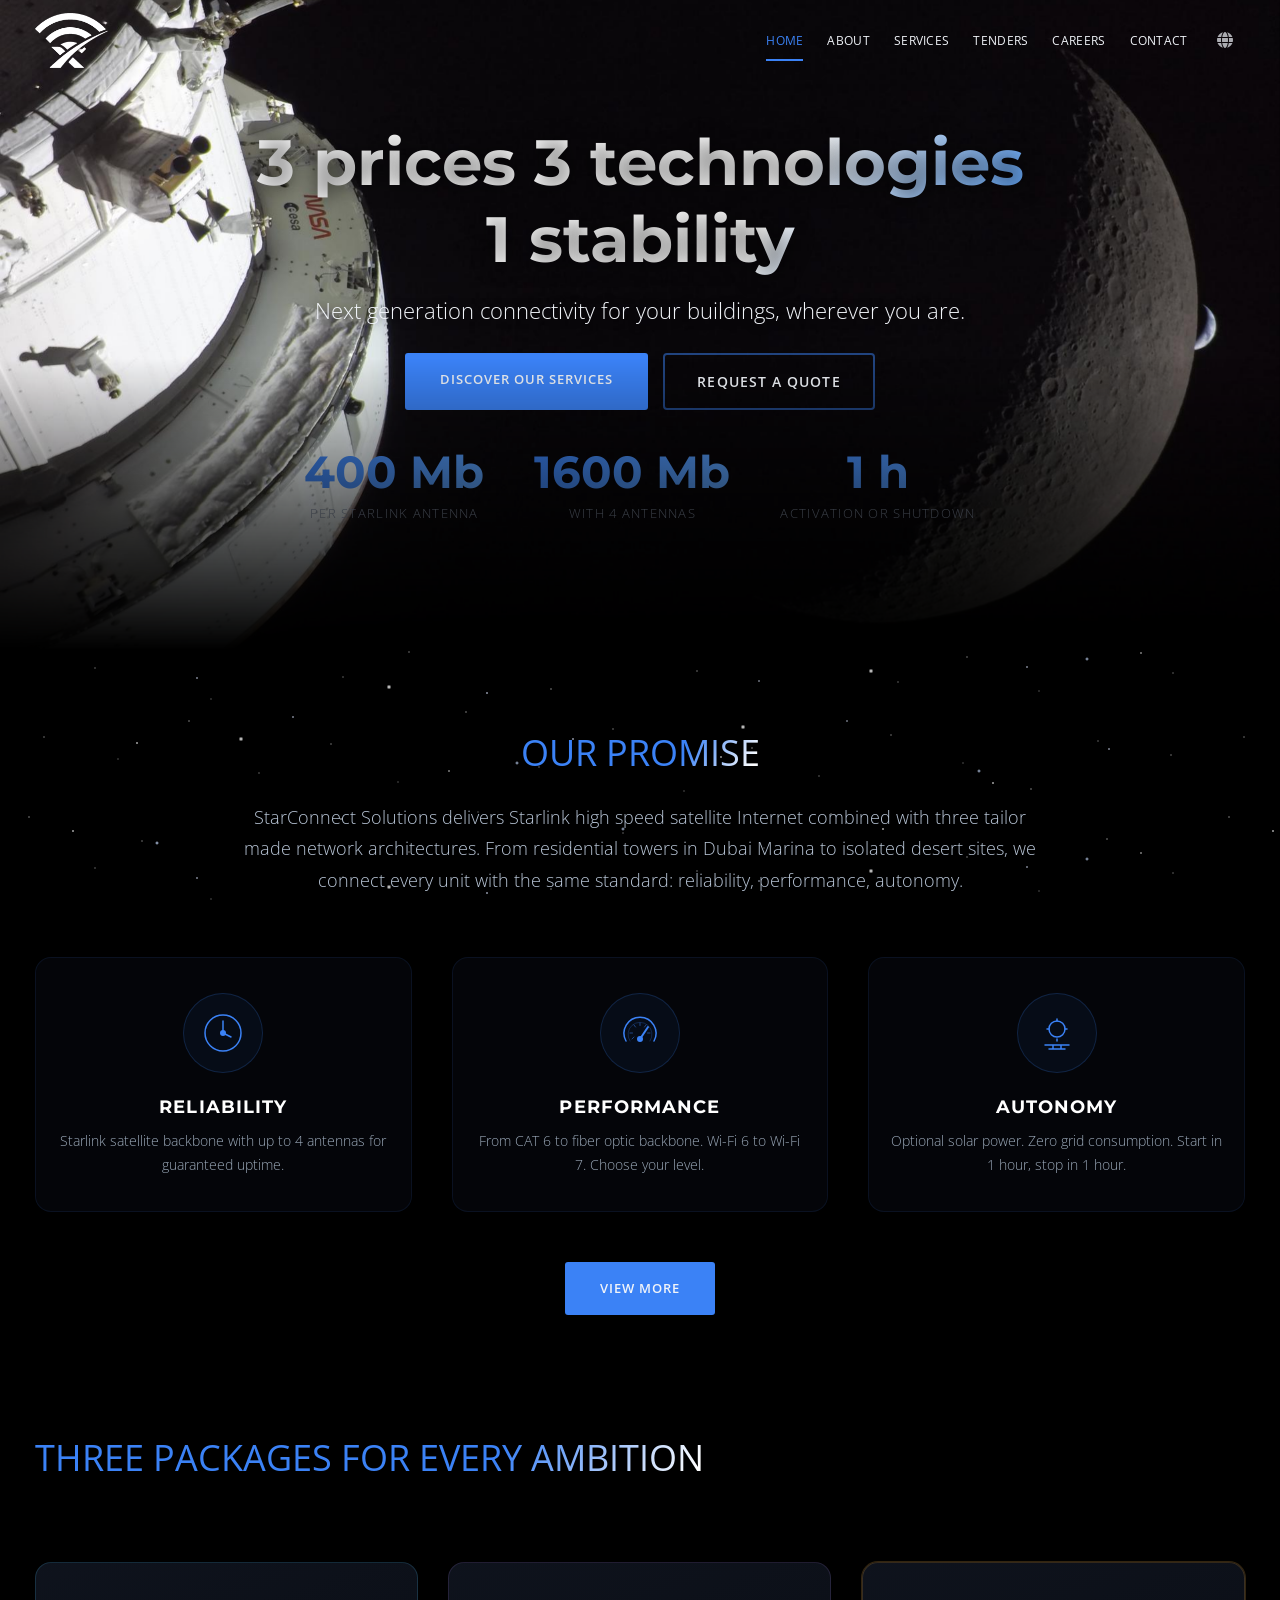
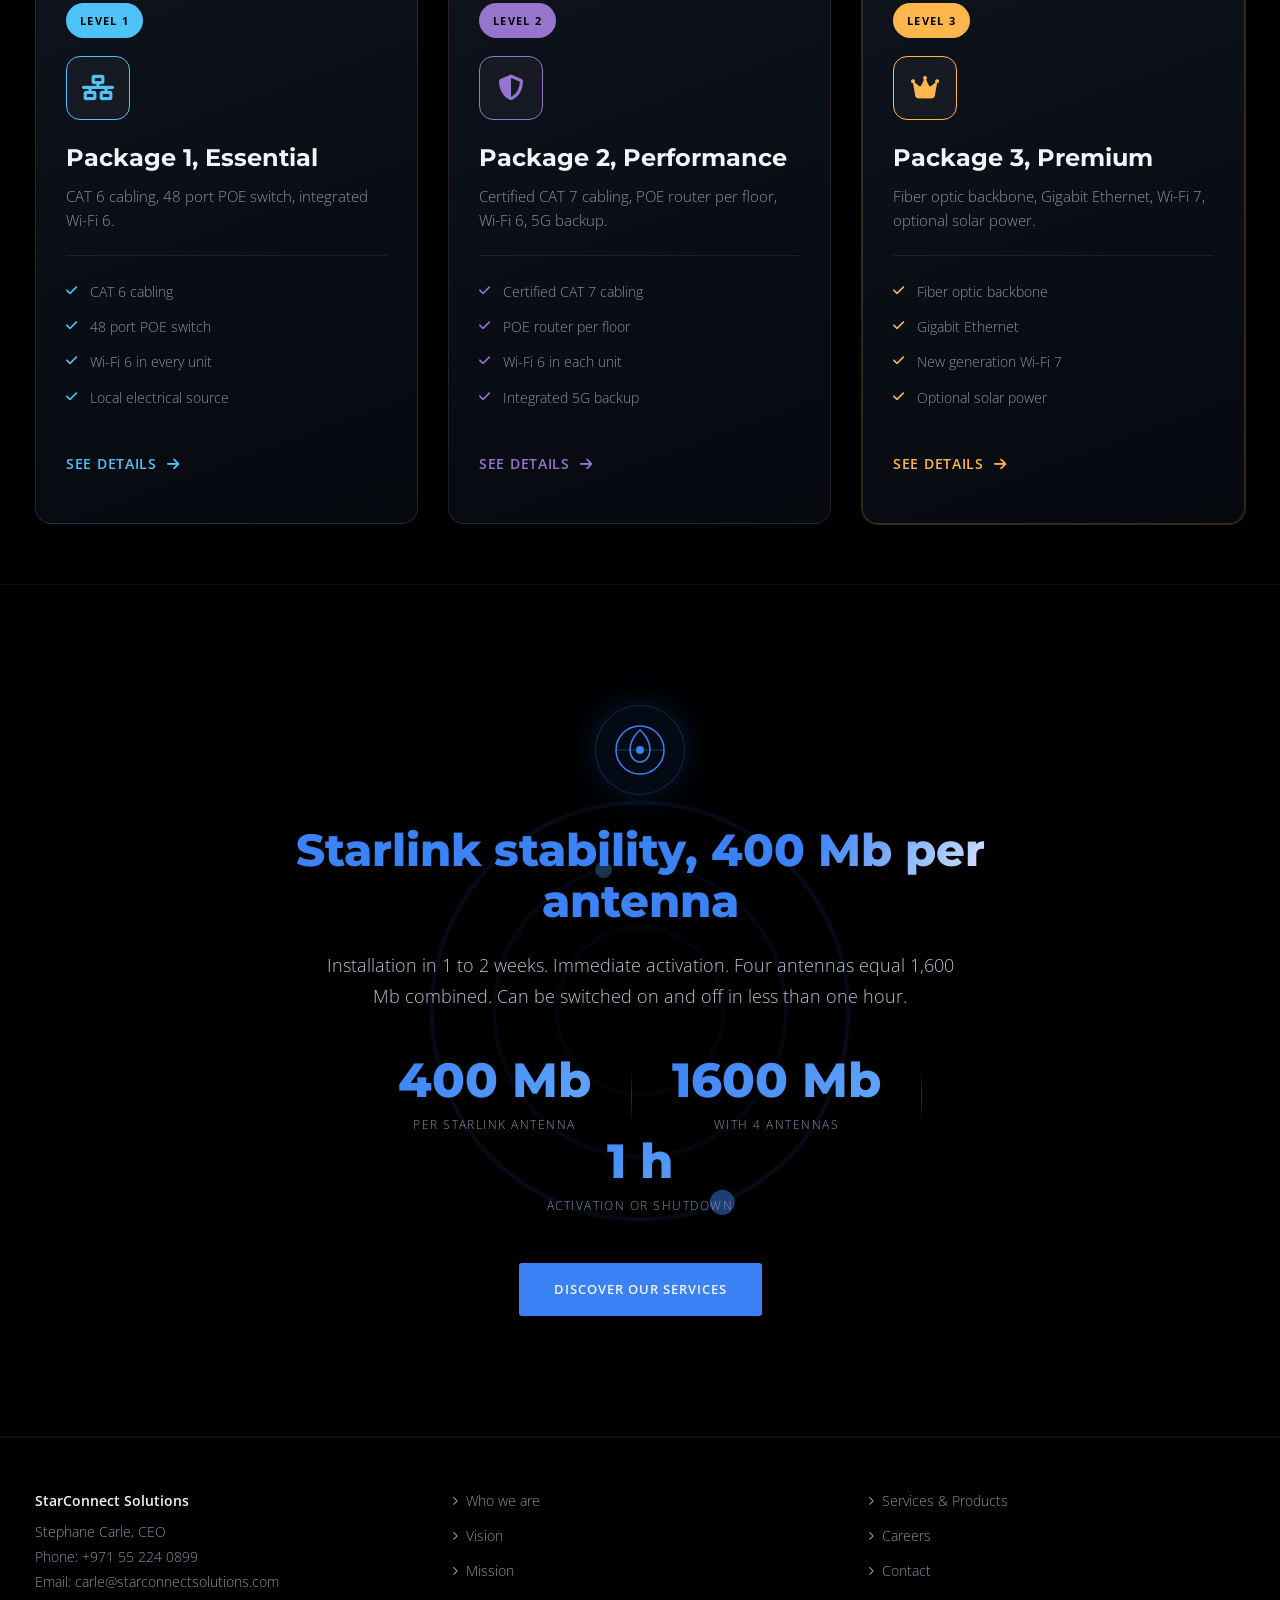
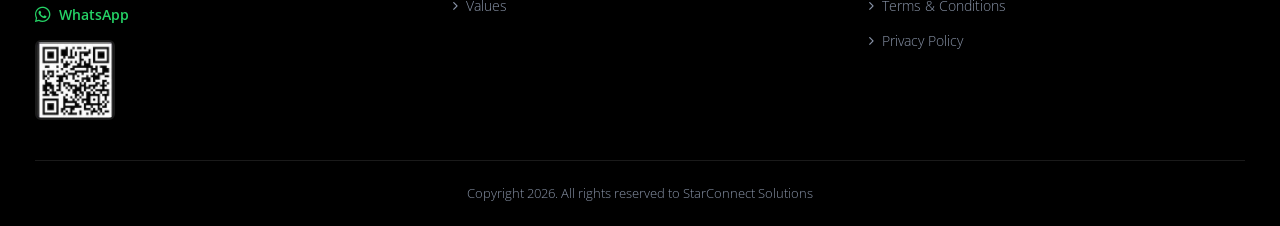
<file: index.html>
<!DOCTYPE html>
<html lang="en">
<head>
    <meta charset="UTF-8">
    <meta name="viewport" content="width=device-width, initial-scale=1.0">
    <title>StarConnect Solutions, next generation connectivity</title>
    <meta name="description" content="StarConnect Solutions - Starlink satellite Internet and tailor made network architectures">
    <link rel="preconnect" href="https://fonts.googleapis.com">
    <link rel="preconnect" href="https://fonts.gstatic.com" crossorigin>
    <link href="https://fonts.googleapis.com/css2?family=Open+Sans:wght@300;400;500;600;700&family=Montserrat:wght@400;500;600;700&family=Noto+Sans+Arabic:wght@400;600;700&family=Noto+Sans+Bengali:wght@400;600;700&display=swap" rel="stylesheet">
    <link rel="stylesheet" href="https://cdnjs.cloudflare.com/ajax/libs/font-awesome/6.5.1/css/all.min.css">
    <link rel="icon" type="image/png" href="assets/favicon.png?v=4">
    
    <!-- Open Graph / Social Media -->
    <meta property="og:type" content="website">
    <meta property="og:title" content="StarConnect Solutions">
    <meta property="og:description" content="3 prix. 3 technologies. 1 stabilité. Connectivité Starlink haut débit pour vos immeubles.">
    <meta property="og:image" content="https://starconnectsolutions.com/assets/images/og-image.jpg">
    <meta property="og:url" content="https://starconnectsolutions.com/index.html">
    <meta name="twitter:card" content="summary_large_image">
    <meta name="twitter:title" content="StarConnect Solutions">
    <meta name="twitter:description" content="3 prix. 3 technologies. 1 stabilité. Connectivité Starlink haut débit pour vos immeubles.">
    <meta name="twitter:image" content="https://starconnectsolutions.com/assets/images/og-image.jpg">
    <link rel="stylesheet" href="style.css?v=38">
</head>
<body class="home" data-page-title-key="home.title">

    <!-- Preloader (home only) -->
    <div id="preloader" aria-hidden="true">
        <div class="preloader-stars"></div>
        <div class="preloader-stars preloader-stars-2"></div>
        <div class="preloader-stars preloader-stars-3"></div>
        <div class="preloader-core">
            <img src="assets/images/logo-starconnect.png" alt="StarConnect Solutions" class="preloader-logo">
            <div class="preloader-brand">STARCONNECT SOLUTIONS</div>
            <div class="preloader-line"></div>
        </div>
    </div>

    <!-- Header -->
    <header class="main-header">
        <div class="container">
            <div class="header-inner">
                <a href="index.html" class="logo">
                    <img src="assets/images/logo-starconnect.png" alt="StarConnect Solutions">
                </a>
                <nav class="main-nav">
                    <div class="mobile-lang">
                        <button class="mobile-lang-btn" aria-label="Language" type="button">
                            <svg width="18" height="18" viewBox="0 0 24 24" fill="none"><circle cx="12" cy="12" r="9" stroke="currentColor" stroke-width="1.5"/><path d="M3 12H21" stroke="currentColor" stroke-width="1.5"/><path d="M12 3C14.5 6 15.5 9 15.5 12C15.5 15 14.5 18 12 21" stroke="currentColor" stroke-width="1.5"/><path d="M12 3C9.5 6 8.5 9 8.5 12C8.5 15 9.5 18 12 21" stroke="currentColor" stroke-width="1.5"/></svg>
                            <span class="mobile-lang-current">EN</span>
                        </button>
                        <ul class="mobile-lang-menu">
                            <li><a href="#" class="lang-option" data-lang="en"><span class="flag flag-gb"></span> EN</a></li>
                            <li><a href="#" class="lang-option" data-lang="fr"><span class="flag flag-fr"></span> FR</a></li>
                            <li><a href="#" class="lang-option" data-lang="ar"><span class="flag flag-ae"></span> AR</a></li>
                            <li><a href="#" class="lang-option" data-lang="bn"><span class="flag flag-bd"></span> BN</a></li>
                        </ul>
                    </div>
                    <button class="mobile-toggle" aria-label="Menu">
                        <span></span><span></span><span></span>
                    </button>
                    <ul class="nav-menu">
                        <li class="active"><a href="index.html" data-i18n="nav.home">Home</a></li>
                        <li><a href="about.html" data-i18n="nav.about">About</a></li>
                        <li><a href="services.html" data-i18n="nav.services">Services</a></li>
                        <li><a href="tenders.html" data-i18n="nav.tenders">Tenders</a></li>
                        <li><a href="careers.html" data-i18n="nav.careers">Careers</a></li>
                        <li><a href="contact.html" data-i18n="nav.contact">Contact</a></li>
                        <li class="has-dropdown lang-dropdown">
                            <a href="#" class="lang-toggle"><i class="fa-solid fa-globe"></i></a>
                            <ul class="dropdown lang-menu">
                                <li><a href="#" class="lang-option" data-lang="en"><span class="flag flag-gb"></span> EN</a></li>
                                <li><a href="#" class="lang-option" data-lang="fr"><span class="flag flag-fr"></span> FR</a></li>
                                <li><a href="#" class="lang-option" data-lang="ar"><span class="flag flag-ae"></span> AR</a></li>
                                <li><a href="#" class="lang-option" data-lang="bn"><span class="flag flag-bd"></span> BN</a></li>
                            </ul>
                        </li>
                    </ul>
                </nav>
            </div>
        </div>
    </header>

    <!-- Space Background -->
    <div class="space-bg">
        <div class="stars-small"></div>
        <div class="stars-medium"></div>
        <div class="stars-large"></div>
    </div>

    <!-- Hero Slider -->
    <section class="hero-slider">
        <div class="slider-wrapper">
            <div class="slide active" style="background-image: url('assets/images/nasa-orion-moon.jpg')">
                <div class="container hero-content">
                    <h1>
                        <span data-i18n="home.hero.title.line1">3 prices, 3 technologies</span>
                        <span data-i18n="home.hero.title.line2">1 stability</span>
                    </h1>
                    <p data-i18n="home.hero.subtitle">Next generation connectivity for your buildings, wherever you are.</p>
                    <div class="hero-ctas">
                        <a href="services.html" class="btn-primary" data-i18n="home.cta">Discover our services</a>
                        <a href="contact.html" class="btn-secondary" data-i18n="home.cta2">Request a quote</a>
                    </div>
                    <div class="hero-stats">
                        <div class="hero-stat">
                            <div class="hero-stat-value" data-i18n="home.stat1.value">400 Mb</div>
                            <div class="hero-stat-label" data-i18n="home.stat1.label">per Starlink antenna</div>
                        </div>
                        <div class="hero-stat">
                            <div class="hero-stat-value" data-i18n="home.stat2.value">1600 Mb</div>
                            <div class="hero-stat-label" data-i18n="home.stat2.label">with 4 antennas</div>
                        </div>
                        <div class="hero-stat">
                            <div class="hero-stat-value" data-i18n="home.stat3.value">1 h</div>
                            <div class="hero-stat-label" data-i18n="home.stat3.label">activation or shutdown</div>
                        </div>
                    </div>
                </div>
            </div>
        </div>
    </section>

    <!-- Promise Section -->
    <section class="page-section promise-section">
        <div class="container">
            <div class="promise-content">
                <h2 class="section-title" data-i18n="home.promise.title">Our promise</h2>
                <p class="promise-lead" data-i18n="home.promise.text">StarConnect Solutions delivers Starlink high speed satellite Internet combined with three tailor made network architectures. From residential towers in Dubai Marina to isolated desert sites, we connect every unit with the same standard: reliability, performance, autonomy.</p>
            </div>

            <div class="promise-pillars">
                <div class="promise-pillar">
                    <div class="promise-pillar-icon">
                        <svg width="44" height="44" viewBox="0 0 44 44" fill="none">
                            <circle cx="22" cy="22" r="18" stroke="currentColor" stroke-width="1.5"/>
                            <path d="M22 10V22L30 26" stroke="currentColor" stroke-width="1.5" stroke-linecap="round"/>
                            <circle cx="22" cy="22" r="3" fill="currentColor"/>
                        </svg>
                    </div>
                    <h3 data-i18n="home.promise.p1.title">Reliability</h3>
                    <p data-i18n="home.promise.p1.text">Starlink satellite backbone with up to 4 antennas for guaranteed uptime.</p>
                </div>
                <div class="promise-pillar">
                    <div class="promise-pillar-icon">
                        <svg width="44" height="44" viewBox="0 0 44 44" fill="none">
                            <path d="M8 30 A16 16 0 1 1 36 30" stroke="currentColor" stroke-width="1.5" stroke-linecap="round" fill="none"/>
                            <path d="M12 30 A12 12 0 1 1 32 30" stroke="currentColor" stroke-width="0.8" stroke-linecap="round" fill="none" opacity="0.3"/>
                            <line x1="14" y1="28" x2="16" y2="26" stroke="currentColor" stroke-width="1" stroke-linecap="round" opacity="0.5"/>
                            <line x1="12" y1="22" x2="14.5" y2="22" stroke="currentColor" stroke-width="1" stroke-linecap="round" opacity="0.5"/>
                            <line x1="16" y1="14" x2="17.5" y2="16" stroke="currentColor" stroke-width="1" stroke-linecap="round" opacity="0.5"/>
                            <line x1="22" y1="12" x2="22" y2="14.5" stroke="currentColor" stroke-width="1" stroke-linecap="round" opacity="0.5"/>
                            <line x1="28" y1="14" x2="26.5" y2="16" stroke="currentColor" stroke-width="1" stroke-linecap="round" opacity="0.5"/>
                            <line x1="32" y1="22" x2="29.5" y2="22" stroke="currentColor" stroke-width="1" stroke-linecap="round" opacity="0.5"/>
                            <line x1="22" y1="28" x2="30" y2="16" stroke="currentColor" stroke-width="2" stroke-linecap="round" class="gauge-needle"/>
                            <circle cx="22" cy="28" r="3" fill="currentColor"/>
                        </svg>
                    </div>
                    <h3 data-i18n="home.promise.p2.title">Performance</h3>
                    <p data-i18n="home.promise.p2.text">From CAT 6 to fiber optic backbone. Wi-Fi 6 to Wi-Fi 7. Choose your level.</p>
                </div>
                <div class="promise-pillar">
                    <div class="promise-pillar-icon">
                        <svg width="44" height="44" viewBox="0 0 44 44" fill="none">
                            <circle cx="22" cy="18" r="8" stroke="currentColor" stroke-width="1.5"/>
                            <path d="M22 10V8" stroke="currentColor" stroke-width="1.5" stroke-linecap="round"/>
                            <path d="M22 28V30" stroke="currentColor" stroke-width="1.5" stroke-linecap="round"/>
                            <path d="M14 18H12" stroke="currentColor" stroke-width="1.5" stroke-linecap="round"/>
                            <path d="M32 18H30" stroke="currentColor" stroke-width="1.5" stroke-linecap="round"/>
                            <path d="M10 34H34" stroke="currentColor" stroke-width="1.5" stroke-linecap="round"/>
                            <path d="M14 38H30" stroke="currentColor" stroke-width="1.5" stroke-linecap="round"/>
                            <path d="M18 34V38" stroke="currentColor" stroke-width="1.5"/>
                            <path d="M26 34V38" stroke="currentColor" stroke-width="1.5"/>
                        </svg>
                    </div>
                    <h3 data-i18n="home.promise.p3.title">Autonomy</h3>
                    <p data-i18n="home.promise.p3.text">Optional solar power. Zero grid consumption. Start in 1 hour, stop in 1 hour.</p>
                </div>
            </div>

            <div class="promise-cta">
                <a href="about.html" class="btn-primary" data-i18n="common.viewmore">View more</a>
            </div>
        </div>
    </section>

    <!-- Packages Showcase -->
    <section class="page-section">
        <div class="container">
            <h2 class="section-title" data-i18n="home.packages.title">Three packages for every ambition</h2>
            <div class="package-grid">
                <article class="package-card pkg-1">
                    <span class="edge-light"></span>
                    <span class="package-badge" data-i18n="home.pkg.badge1">Level 1</span>
                    <div class="package-icon"><i class="fa-solid fa-network-wired"></i></div>
                    <h3 data-i18n="home.pkg1.title">Package 1, Essential</h3>
                    <p class="package-tagline" data-i18n="home.pkg1.desc">CAT 6 cabling, 48 port POE switch, integrated Wi-Fi 6.</p>
                    <ul class="package-features">
                        <li data-i18n="home.pkg1.f1">CAT 6 cabling</li>
                        <li data-i18n="home.pkg1.f2">48 port POE switch</li>
                        <li data-i18n="home.pkg1.f3">Wi-Fi 6 in every unit</li>
                        <li data-i18n="home.pkg1.f4">Local electrical source</li>
                    </ul>
                    <a href="services.html#pkg1" class="pkg-cta"><span data-i18n="home.pkg.cta">See details</span> <i class="fa-solid fa-arrow-right"></i></a>
                </article>

                <article class="package-card pkg-2">
                    <span class="edge-light"></span>
                    <span class="package-badge" data-i18n="home.pkg.badge2">Level 2</span>
                    <div class="package-icon"><i class="fa-solid fa-shield-halved"></i></div>
                    <h3 data-i18n="home.pkg2.title">Package 2, Performance</h3>
                    <p class="package-tagline" data-i18n="home.pkg2.desc">Certified CAT 7 cabling, POE router per floor, Wi-Fi 6, 5G backup.</p>
                    <ul class="package-features">
                        <li data-i18n="home.pkg2.f1">Certified CAT 7 cabling</li>
                        <li data-i18n="home.pkg2.f2">POE router per floor</li>
                        <li data-i18n="home.pkg2.f3">Wi-Fi 6 in each unit</li>
                        <li data-i18n="home.pkg2.f4">Integrated 5G backup</li>
                    </ul>
                    <a href="services.html#pkg2" class="pkg-cta"><span data-i18n="home.pkg.cta">See details</span> <i class="fa-solid fa-arrow-right"></i></a>
                </article>

                <article class="package-card pkg-3">
                    <span class="edge-light"></span>
                    <span class="package-badge" data-i18n="home.pkg.badge3">Level 3</span>
                    <div class="package-icon"><i class="fa-solid fa-crown"></i></div>
                    <h3 data-i18n="home.pkg3.title">Package 3, Premium</h3>
                    <p class="package-tagline" data-i18n="home.pkg3.desc">Fiber optic backbone, Gigabit Ethernet, Wi-Fi 7, optional solar power.</p>
                    <ul class="package-features">
                        <li data-i18n="home.pkg3.f1">Fiber optic backbone</li>
                        <li data-i18n="home.pkg3.f2">Gigabit Ethernet</li>
                        <li data-i18n="home.pkg3.f3">New generation Wi-Fi 7</li>
                        <li data-i18n="home.pkg3.f4">Optional solar power</li>
                    </ul>
                    <a href="services.html#pkg3" class="pkg-cta"><span data-i18n="home.pkg.cta">See details</span> <i class="fa-solid fa-arrow-right"></i></a>
                </article>
            </div>
        </div>
    </section>

    <!-- Starlink Highlight -->
    <section class="starlink-hero">
        <div class="starlink-hero-bg">
            <svg class="starlink-sat" viewBox="0 0 120 120" fill="none">
                <circle cx="60" cy="60" r="50" stroke="rgba(59,130,246,0.15)" stroke-width="1"/>
                <circle cx="60" cy="60" r="35" stroke="rgba(59,130,246,0.1)" stroke-width="1"/>
                <circle cx="60" cy="60" r="20" stroke="rgba(59,130,246,0.08)" stroke-width="1"/>
                <circle cx="60" cy="10" r="3" fill="#3b82f6" opacity="0.8">
                    <animateTransform attributeName="transform" type="rotate" from="0 60 60" to="360 60 60" dur="8s" repeatCount="indefinite"/>
                </circle>
                <circle cx="95" cy="60" r="2" fill="#60a5fa" opacity="0.5">
                    <animateTransform attributeName="transform" type="rotate" from="0 60 60" to="-360 60 60" dur="12s" repeatCount="indefinite"/>
                </circle>
            </svg>
        </div>
        <div class="container">
            <div class="starlink-hero-content">
                <div class="starlink-hero-icon">
                    <svg width="56" height="56" viewBox="0 0 56 56" fill="none">
                        <circle cx="28" cy="28" r="24" stroke="currentColor" stroke-width="1.5"/>
                        <path d="M28 8C28 8 18 16 18 28C18 34 22 40 28 40C34 40 38 34 38 28C38 16 28 8 28 8Z" stroke="currentColor" stroke-width="1.5"/>
                        <line x1="4" y1="28" x2="52" y2="28" stroke="currentColor" stroke-width="1" opacity="0.4"/>
                        <circle cx="28" cy="28" r="4" fill="currentColor"/>
                    </svg>
                </div>
                <h2 class="starlink-hero-title" data-i18n="home.starlink.title">Starlink stability, 400 Mb per antenna</h2>
                <p class="starlink-hero-text" data-i18n="home.starlink.text">Installation in 1 to 2 weeks. Immediate activation. Four antennas equal 1,600 Mb combined. Can be switched on and off in less than one hour.</p>
                <div class="starlink-hero-stats">
                    <div class="starlink-stat">
                        <div class="starlink-stat-value" data-i18n="home.stat1.value">400 Mb</div>
                        <div class="starlink-stat-label" data-i18n="home.stat1.label">per Starlink antenna</div>
                    </div>
                    <div class="starlink-stat-divider"></div>
                    <div class="starlink-stat">
                        <div class="starlink-stat-value" data-i18n="home.stat2.value">1600 Mb</div>
                        <div class="starlink-stat-label" data-i18n="home.stat2.label">with 4 antennas</div>
                    </div>
                    <div class="starlink-stat-divider"></div>
                    <div class="starlink-stat">
                        <div class="starlink-stat-value" data-i18n="home.stat3.value">1 h</div>
                        <div class="starlink-stat-label" data-i18n="home.stat3.label">activation or shutdown</div>
                    </div>
                </div>
                <a href="services.html" class="btn-primary" data-i18n="home.cta">Discover our services</a>
            </div>
        </div>
    </section>

    <!-- Footer -->
    <footer class="main-footer">
        <div class="container">
            <div class="footer-grid">
                <div class="footer-col footer-contact">
                    <p class="footer-company" data-i18n="footer.company">StarConnect Solutions</p>
                    <p data-i18n="footer.ceo">Stephane Carle, CEO</p>
                    <p data-i18n="footer.phone">Phone: +971 55 224 0899</p>
                    <p data-i18n="footer.email">Email: carle@starconnectsolutions.com</p>
                    <a href="https://wa.me/971552240899" class="whatsapp-link"><i class="fa-brands fa-whatsapp"></i> <span data-i18n="footer.whatsapp">WhatsApp</span></a>
                    <div class="footer-qr">
                        <img src="assets/images/qrcode.png" alt="QR Code WhatsApp" loading="lazy" decoding="async">
                    </div>
                </div>
                <div class="footer-col">
                    <ul>
                        <li><a href="about.html"><i class="fa-solid fa-chevron-right"></i> <span data-i18n="footer.whoweare">Who we are</span></a></li>
                        <li><a href="about.html"><i class="fa-solid fa-chevron-right"></i> <span data-i18n="footer.vision">Vision</span></a></li>
                        <li><a href="about.html"><i class="fa-solid fa-chevron-right"></i> <span data-i18n="footer.mission">Mission</span></a></li>
                        <li><a href="about.html"><i class="fa-solid fa-chevron-right"></i> <span data-i18n="footer.values">Values</span></a></li>
                    </ul>
                </div>
                <div class="footer-col">
                    <ul>
                        <li><a href="services.html"><i class="fa-solid fa-chevron-right"></i> <span data-i18n="footer.services">Services & Products</span></a></li>
                        <li><a href="careers.html"><i class="fa-solid fa-chevron-right"></i> <span data-i18n="footer.careers">Careers</span></a></li>
                        <li><a href="contact.html"><i class="fa-solid fa-chevron-right"></i> <span data-i18n="footer.contact">Contact</span></a></li>
                        <li><a href="terms.html"><i class="fa-solid fa-chevron-right"></i> <span data-i18n="footer.terms">Terms & Conditions</span></a></li>
                        <li><a href="privacy.html"><i class="fa-solid fa-chevron-right"></i> <span data-i18n="footer.privacy">Privacy Policy</span></a></li>
                    </ul>
                </div>
            </div>
            <div class="footer-bottom">
                <p data-i18n="footer.copyright">Copyright 2026. All rights reserved to StarConnect Solutions</p>
            </div>
        </div>
    </footer>

    <script src="i18n.js?v=38"></script>
    <script src="i18n-extra.js?v=38"></script>
    <script src="script.js?v=39"></script>
</body>
</html>
</file>
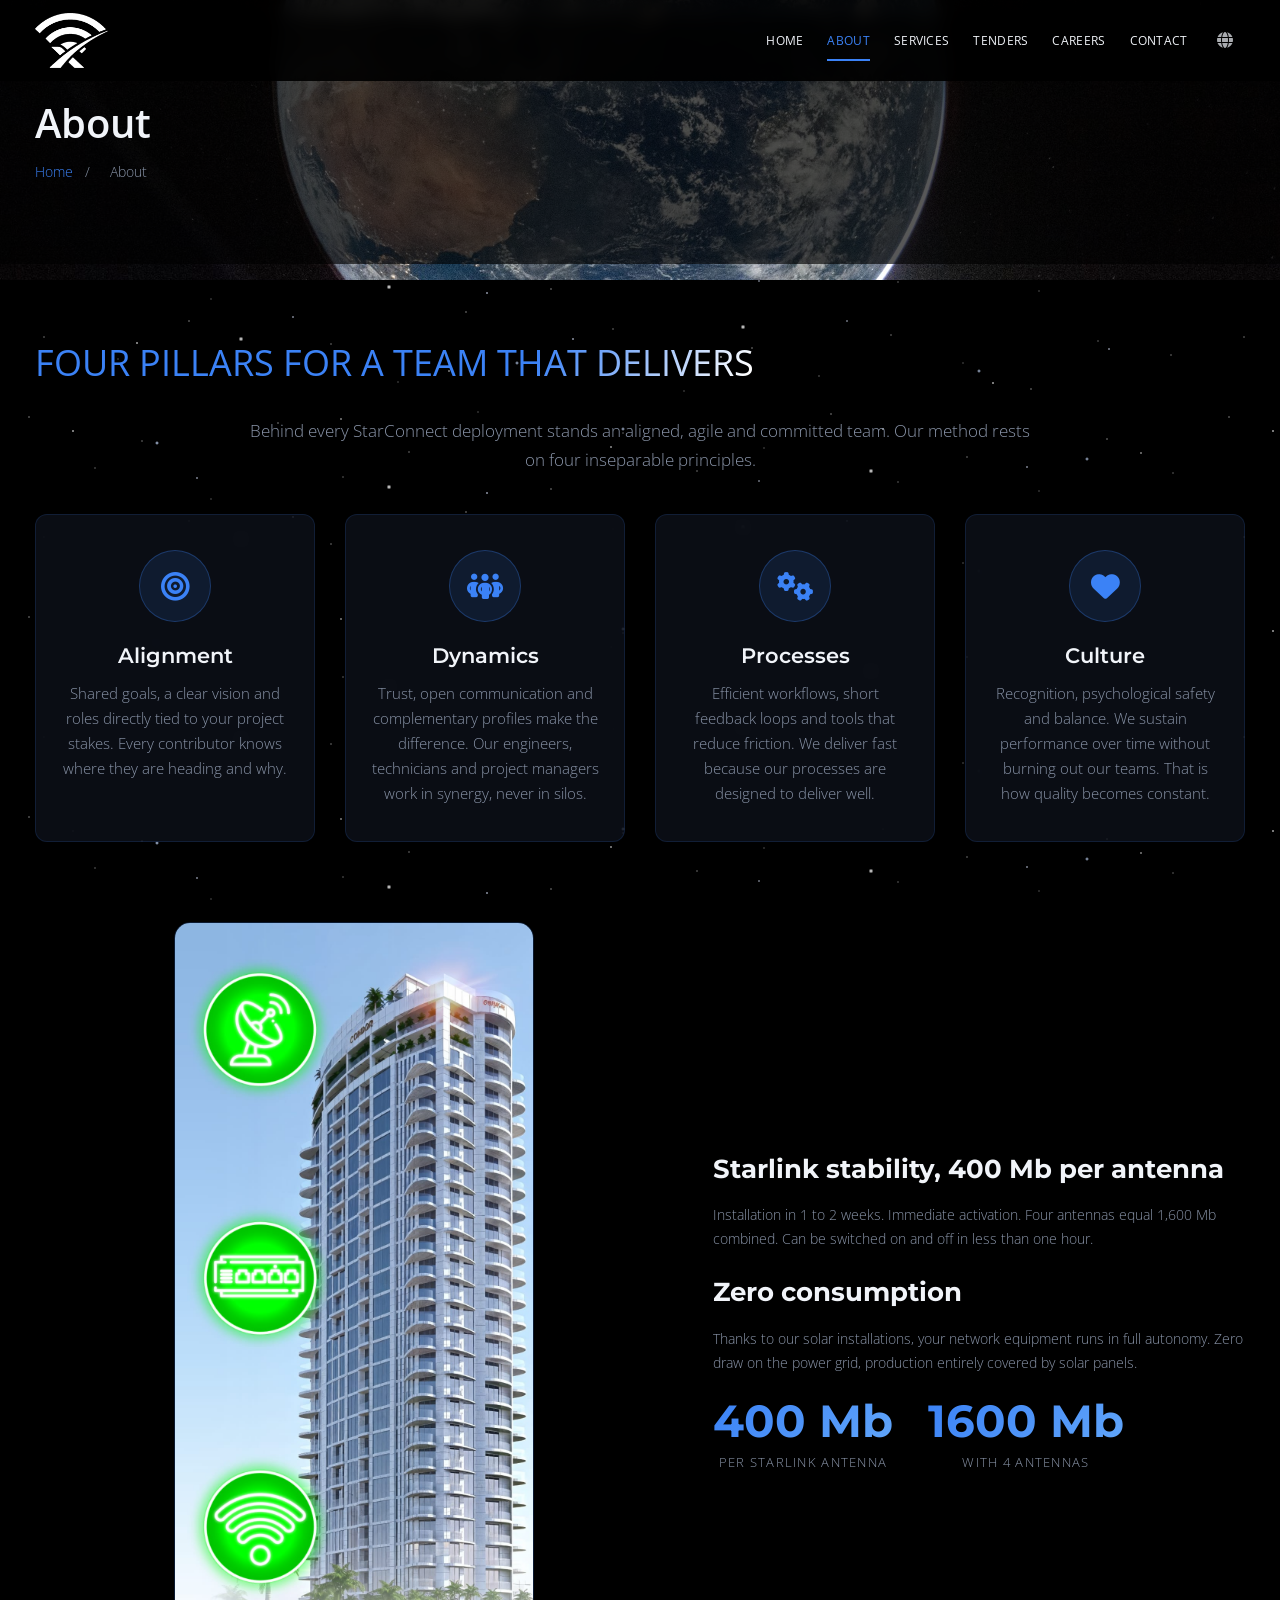
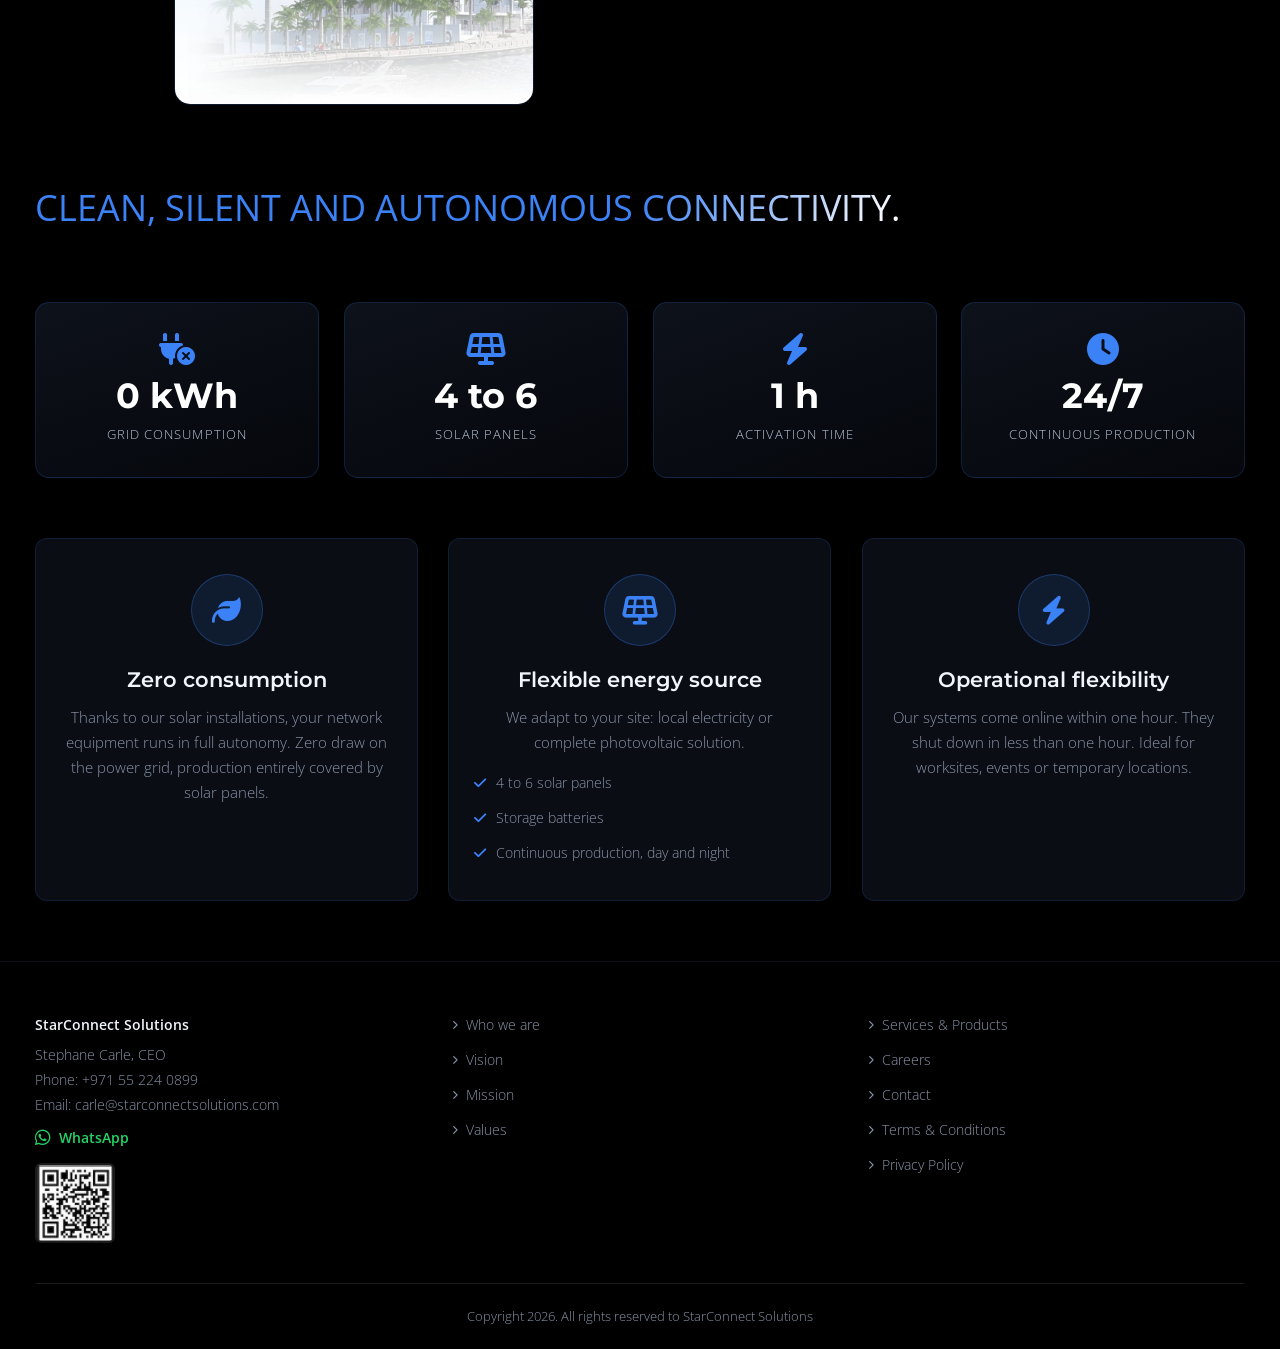
<file: about.html>
<!DOCTYPE html>
<html lang="en">
<head>
    <meta charset="UTF-8">
    <meta name="viewport" content="width=device-width, initial-scale=1.0">
    <title>About : StarConnect Solutions</title>
    <meta name="description" content="StarConnect Solutions à Dubai : équipe d'experts en connectivité Starlink et réseaux d'immeubles. Vision, mission et valeurs.">
    <link rel="preconnect" href="https://fonts.googleapis.com">
    <link rel="preconnect" href="https://fonts.gstatic.com" crossorigin>
    <link href="https://fonts.googleapis.com/css2?family=Open+Sans:wght@300;400;500;600;700&family=Montserrat:wght@400;500;600;700&family=Noto+Sans+Arabic:wght@400;600;700&family=Noto+Sans+Bengali:wght@400;600;700&display=swap" rel="stylesheet">
    <link rel="stylesheet" href="https://cdnjs.cloudflare.com/ajax/libs/font-awesome/6.5.1/css/all.min.css">
    <link rel="icon" type="image/png" href="assets/favicon.png?v=4">
    
    <!-- Open Graph / Social Media -->
    <meta property="og:type" content="website">
    <meta property="og:title" content="À propos : StarConnect Solutions">
    <meta property="og:description" content="Quatre piliers pour une équipe qui délivre. Alignement, dynamique, processus, culture.">
    <meta property="og:image" content="https://starconnectsolutions.com/assets/images/og-image.jpg">
    <meta property="og:url" content="https://starconnectsolutions.com/about.html">
    <meta name="twitter:card" content="summary_large_image">
    <meta name="twitter:title" content="À propos : StarConnect Solutions">
    <meta name="twitter:description" content="Quatre piliers pour une équipe qui délivre. Alignement, dynamique, processus, culture.">
    <meta name="twitter:image" content="https://starconnectsolutions.com/assets/images/og-image.jpg">
    <link rel="stylesheet" href="style.css?v=38">
</head>
<body data-page-title-key="about.title">

    <div class="space-bg">
        <div class="stars-small"></div>
        <div class="stars-medium"></div>
        <div class="stars-large"></div>
    </div>

    <header class="main-header">
        <div class="container">
            <div class="header-inner">
                <a href="index.html" class="logo">
                    <img src="assets/images/logo-starconnect.png" alt="StarConnect Solutions">
                </a>
                <nav class="main-nav">
                    <div class="mobile-lang">
                        <button class="mobile-lang-btn" aria-label="Language" type="button">
                            <svg width="18" height="18" viewBox="0 0 24 24" fill="none"><circle cx="12" cy="12" r="9" stroke="currentColor" stroke-width="1.5"/><path d="M3 12H21" stroke="currentColor" stroke-width="1.5"/><path d="M12 3C14.5 6 15.5 9 15.5 12C15.5 15 14.5 18 12 21" stroke="currentColor" stroke-width="1.5"/><path d="M12 3C9.5 6 8.5 9 8.5 12C8.5 15 9.5 18 12 21" stroke="currentColor" stroke-width="1.5"/></svg>
                            <span class="mobile-lang-current">EN</span>
                        </button>
                        <ul class="mobile-lang-menu">
                            <li><a href="#" class="lang-option" data-lang="en"><span class="flag flag-gb"></span> EN</a></li>
                            <li><a href="#" class="lang-option" data-lang="fr"><span class="flag flag-fr"></span> FR</a></li>
                            <li><a href="#" class="lang-option" data-lang="ar"><span class="flag flag-ae"></span> AR</a></li>
                            <li><a href="#" class="lang-option" data-lang="bn"><span class="flag flag-bd"></span> BN</a></li>
                        </ul>
                    </div>
                    <button class="mobile-toggle" aria-label="Menu">
                        <span></span><span></span><span></span>
                    </button>
                    <ul class="nav-menu">
                        <li><a href="index.html" data-i18n="nav.home">Home</a></li>
                        <li class="active"><a href="about.html" data-i18n="nav.about">About</a></li>
                        <li><a href="services.html" data-i18n="nav.services">Services</a></li>
                        <li><a href="tenders.html" data-i18n="nav.tenders">Tenders</a></li>
                        <li><a href="careers.html" data-i18n="nav.careers">Careers</a></li>
                        <li><a href="contact.html" data-i18n="nav.contact">Contact</a></li>
                        <li class="has-dropdown lang-dropdown">
                            <a href="#" class="lang-toggle"><i class="fa-solid fa-globe"></i></a>
                            <ul class="dropdown lang-menu">
                                <li><a href="#" class="lang-option" data-lang="en"><span class="flag flag-gb"></span> EN</a></li>
                                <li><a href="#" class="lang-option" data-lang="fr"><span class="flag flag-fr"></span> FR</a></li>
                                <li><a href="#" class="lang-option" data-lang="ar"><span class="flag flag-ae"></span> AR</a></li>
                                <li><a href="#" class="lang-option" data-lang="bn"><span class="flag flag-bd"></span> BN</a></li>
                            </ul>
                        </li>
                    </ul>
                </nav>
            </div>
        </div>
    </header>

    <section class="page-banner" style="background-image: url('assets/images/artemis-earth.jpg')">
        <div class="banner-overlay">
            <div class="container">
                <h1 data-i18n="about.title">About</h1>
                <div class="breadcrumb">
                    <a href="index.html" data-i18n="nav.home">Home</a> <span>/</span> <span data-i18n="about.title">About</span>
                </div>
            </div>
        </div>
    </section>

    <section class="page-section">
        <div class="container">
            <h2 class="section-title" data-i18n="about.heading">Four pillars for a team that delivers</h2>
            <p class="section-lead" data-i18n="about.intro">Behind every StarConnect deployment stands an aligned, agile and committed team. Our method rests on four inseparable principles.</p>

            <div class="pillars-grid">
                <div class="pillar-card">
                    <div class="pillar-icon"><i class="fa-solid fa-bullseye"></i></div>
                    <h3 data-i18n="about.p1.title">Alignment</h3>
                    <p data-i18n="about.p1.text">Shared goals, a clear vision and roles directly tied to your project stakes. Every contributor knows where they are heading and why.</p>
                </div>
                <div class="pillar-card">
                    <div class="pillar-icon"><i class="fa-solid fa-people-group"></i></div>
                    <h3 data-i18n="about.p2.title">Dynamics</h3>
                    <p data-i18n="about.p2.text">Trust, open communication and complementary profiles make the difference. Our engineers, technicians and project managers work in synergy, never in silos.</p>
                </div>
                <div class="pillar-card">
                    <div class="pillar-icon"><i class="fa-solid fa-gears"></i></div>
                    <h3 data-i18n="about.p3.title">Processes</h3>
                    <p data-i18n="about.p3.text">Efficient workflows, short feedback loops and tools that reduce friction. We deliver fast because our processes are designed to deliver well.</p>
                </div>
                <div class="pillar-card">
                    <div class="pillar-icon"><i class="fa-solid fa-heart"></i></div>
                    <h3 data-i18n="about.p4.title">Culture</h3>
                    <p data-i18n="about.p4.text">Recognition, psychological safety and balance. We sustain performance over time without burning out our teams. That is how quality becomes constant.</p>
                </div>
            </div>

            <!-- Building connectivity showcase -->
            <div class="visual-block" style="margin-top: 80px;">
                <div class="visual-block-image building-image">
                    <img src="assets/images/building-connectivity.jpg" alt="StarConnect building" loading="lazy" decoding="async">
                </div>
                <div class="visual-block-content">
                    <h3 data-i18n="home.starlink.title">Starlink stability, 400 Mb per antenna</h3>
                    <p data-i18n="home.starlink.text">Installation in 1 to 2 weeks. Immediate activation. Four antennas equal 1,600 Mb combined. Can be switched on and off in less than one hour.</p>
                    <h3 style="margin-top: 25px;" data-i18n="highlights.b1.title">Zero consumption</h3>
                    <p data-i18n="highlights.b1.text">Thanks to our solar installations, your network equipment runs in full autonomy. Zero draw on the power grid, production entirely covered by solar panels.</p>
                    <div class="hero-stats" style="justify-content: flex-start; gap: 35px; margin-top: 25px;">
                        <div class="hero-stat">
                            <div class="hero-stat-value" data-i18n="home.stat1.value">400 Mb</div>
                            <div class="hero-stat-label" data-i18n="home.stat1.label">per Starlink antenna</div>
                        </div>
                        <div class="hero-stat">
                            <div class="hero-stat-value" data-i18n="home.stat2.value">1600 Mb</div>
                            <div class="hero-stat-label" data-i18n="home.stat2.label">with 4 antennas</div>
                        </div>
                    </div>
                </div>
            </div>

            <!-- Autonomy / News content (formerly Highlights page) -->
            <div style="margin-top: 80px;">
                <h2 class="section-title" data-i18n="highlights.heading">Clean, silent and autonomous connectivity.</h2>

                <div class="stats-row">
                    <div class="stat-card">
                        <div class="stat-card-icon"><i class="fa-solid fa-plug-circle-xmark"></i></div>
                        <div class="stat-card-value" data-i18n="highlights.stat1.value">0 kWh</div>
                        <div class="stat-card-label" data-i18n="highlights.stat1.label">grid consumption</div>
                    </div>
                    <div class="stat-card">
                        <div class="stat-card-icon"><i class="fa-solid fa-solar-panel"></i></div>
                        <div class="stat-card-value" data-i18n="highlights.stat2.value">4 to 6</div>
                        <div class="stat-card-label" data-i18n="highlights.stat2.label">solar panels</div>
                    </div>
                    <div class="stat-card">
                        <div class="stat-card-icon"><i class="fa-solid fa-bolt"></i></div>
                        <div class="stat-card-value" data-i18n="highlights.stat3.value">1 h</div>
                        <div class="stat-card-label" data-i18n="highlights.stat3.label">activation time</div>
                    </div>
                    <div class="stat-card">
                        <div class="stat-card-icon"><i class="fa-solid fa-clock"></i></div>
                        <div class="stat-card-value" data-i18n="highlights.stat4.value">24/7</div>
                        <div class="stat-card-label" data-i18n="highlights.stat4.label">continuous production</div>
                    </div>
                </div>

                <div class="pillars-grid" style="margin-top: 60px;">
                    <div class="pillar-card">
                        <div class="pillar-icon"><i class="fa-solid fa-leaf"></i></div>
                        <h3 data-i18n="highlights.b1.title">Zero consumption</h3>
                        <p data-i18n="highlights.b1.text">Thanks to our solar installations, your network equipment runs in full autonomy.</p>
                    </div>
                    <div class="pillar-card">
                        <div class="pillar-icon"><i class="fa-solid fa-solar-panel"></i></div>
                        <h3 data-i18n="highlights.b2.title">Flexible energy source</h3>
                        <p data-i18n="highlights.b2.text">We adapt to your site: local electricity or complete photovoltaic solution.</p>
                        <ul class="service-list">
                            <li><i class="fa-solid fa-check"></i> <span data-i18n="highlights.b2.i1">4 to 6 solar panels</span></li>
                            <li><i class="fa-solid fa-check"></i> <span data-i18n="highlights.b2.i2">Storage batteries</span></li>
                            <li><i class="fa-solid fa-check"></i> <span data-i18n="highlights.b2.i3">Continuous production, day and night</span></li>
                        </ul>
                    </div>
                    <div class="pillar-card">
                        <div class="pillar-icon"><i class="fa-solid fa-bolt"></i></div>
                        <h3 data-i18n="highlights.b3.title">Operational flexibility</h3>
                        <p data-i18n="highlights.b3.text">Our systems come online within one hour. They shut down in less than one hour.</p>
                    </div>
                </div>
            </div>
        </div>
    </section>

    <footer class="main-footer">
        <div class="container">
            <div class="footer-grid">
                <div class="footer-col footer-contact">
                    <p class="footer-company" data-i18n="footer.company">StarConnect Solutions</p>
                    <p data-i18n="footer.ceo">Stephane Carle, CEO</p>
                    <p data-i18n="footer.phone">Phone: +971 55 224 0899</p>
                    <p data-i18n="footer.email">Email: carle@starconnectsolutions.com</p>
                    <a href="https://wa.me/971552240899" class="whatsapp-link"><i class="fa-brands fa-whatsapp"></i> <span data-i18n="footer.whatsapp">WhatsApp</span></a>
                    <div class="footer-qr">
                        <img src="assets/images/qrcode.png" alt="QR Code WhatsApp" loading="lazy" decoding="async">
                    </div>
                </div>
                <div class="footer-col">
                    <ul>
                        <li><a href="about.html"><i class="fa-solid fa-chevron-right"></i> <span data-i18n="footer.whoweare">Who we are</span></a></li>
                        <li><a href="about.html"><i class="fa-solid fa-chevron-right"></i> <span data-i18n="footer.vision">Vision</span></a></li>
                        <li><a href="about.html"><i class="fa-solid fa-chevron-right"></i> <span data-i18n="footer.mission">Mission</span></a></li>
                        <li><a href="about.html"><i class="fa-solid fa-chevron-right"></i> <span data-i18n="footer.values">Values</span></a></li>
                    </ul>
                </div>
                <div class="footer-col">
                    <ul>
                        <li><a href="services.html"><i class="fa-solid fa-chevron-right"></i> <span data-i18n="footer.services">Services & Products</span></a></li>
                        <li><a href="careers.html"><i class="fa-solid fa-chevron-right"></i> <span data-i18n="footer.careers">Careers</span></a></li>
                        <li><a href="contact.html"><i class="fa-solid fa-chevron-right"></i> <span data-i18n="footer.contact">Contact</span></a></li>
                        <li><a href="terms.html"><i class="fa-solid fa-chevron-right"></i> <span data-i18n="footer.terms">Terms & Conditions</span></a></li>
                        <li><a href="privacy.html"><i class="fa-solid fa-chevron-right"></i> <span data-i18n="footer.privacy">Privacy Policy</span></a></li>
                    </ul>
                </div>
            </div>
            <div class="footer-bottom">
                <p data-i18n="footer.copyright">Copyright 2026. All rights reserved to StarConnect Solutions</p>
            </div>
        </div>
    </footer>

    <script src="i18n.js?v=38"></script>
    <script src="i18n-extra.js?v=38"></script>
    <script src="script.js?v=39"></script>
</body>
</html>
</file>
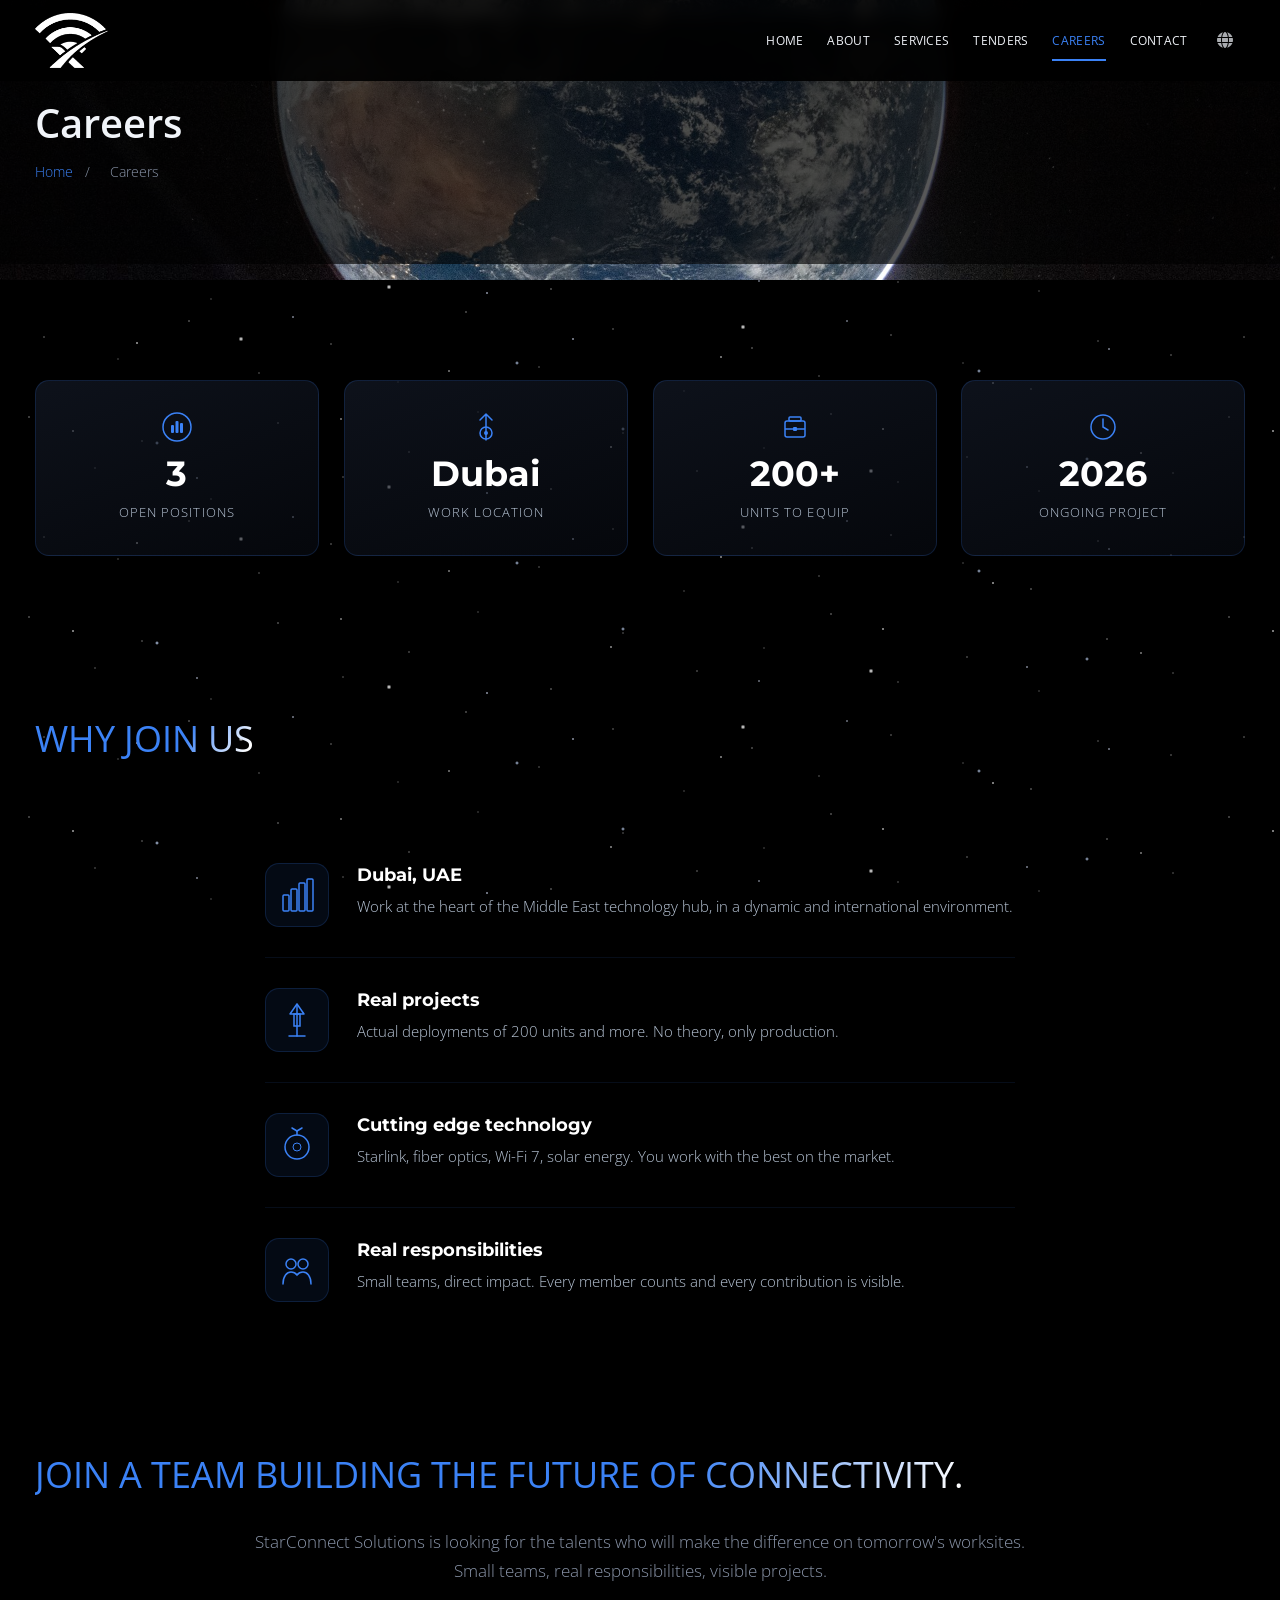
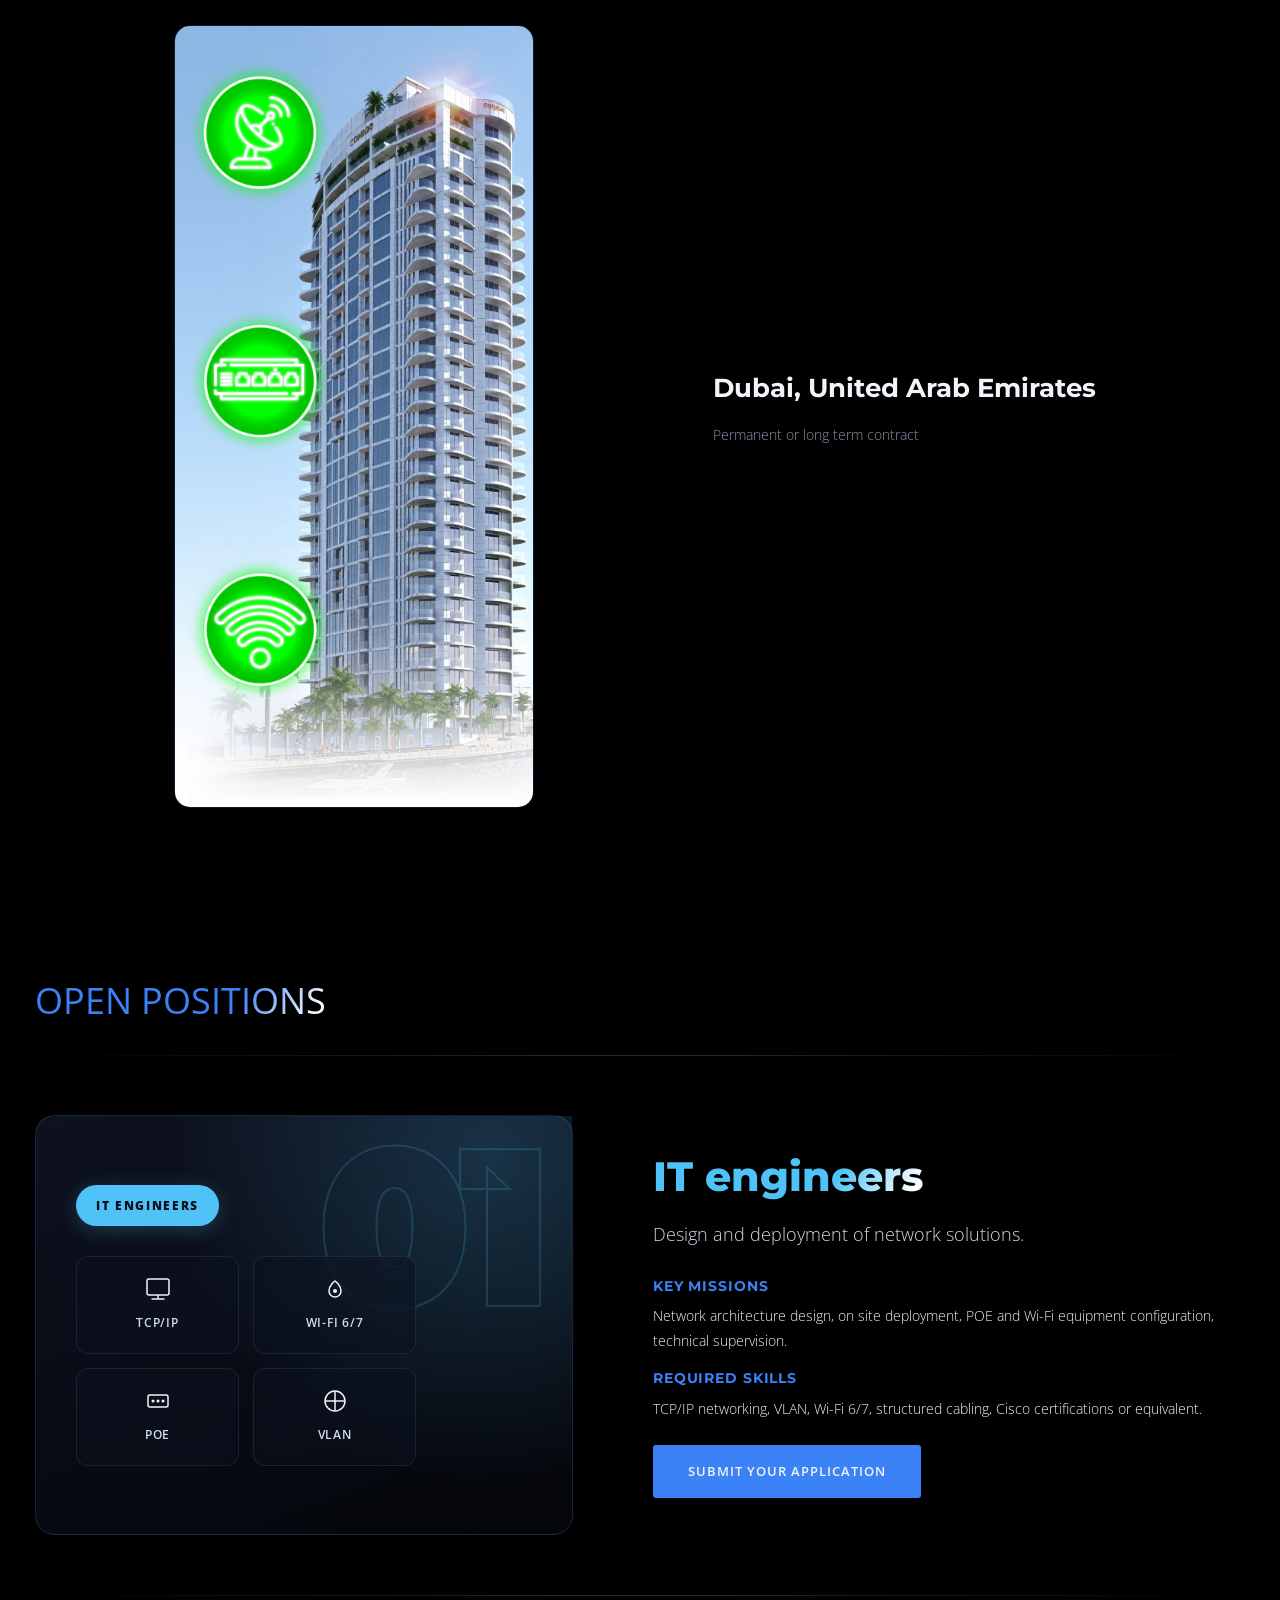
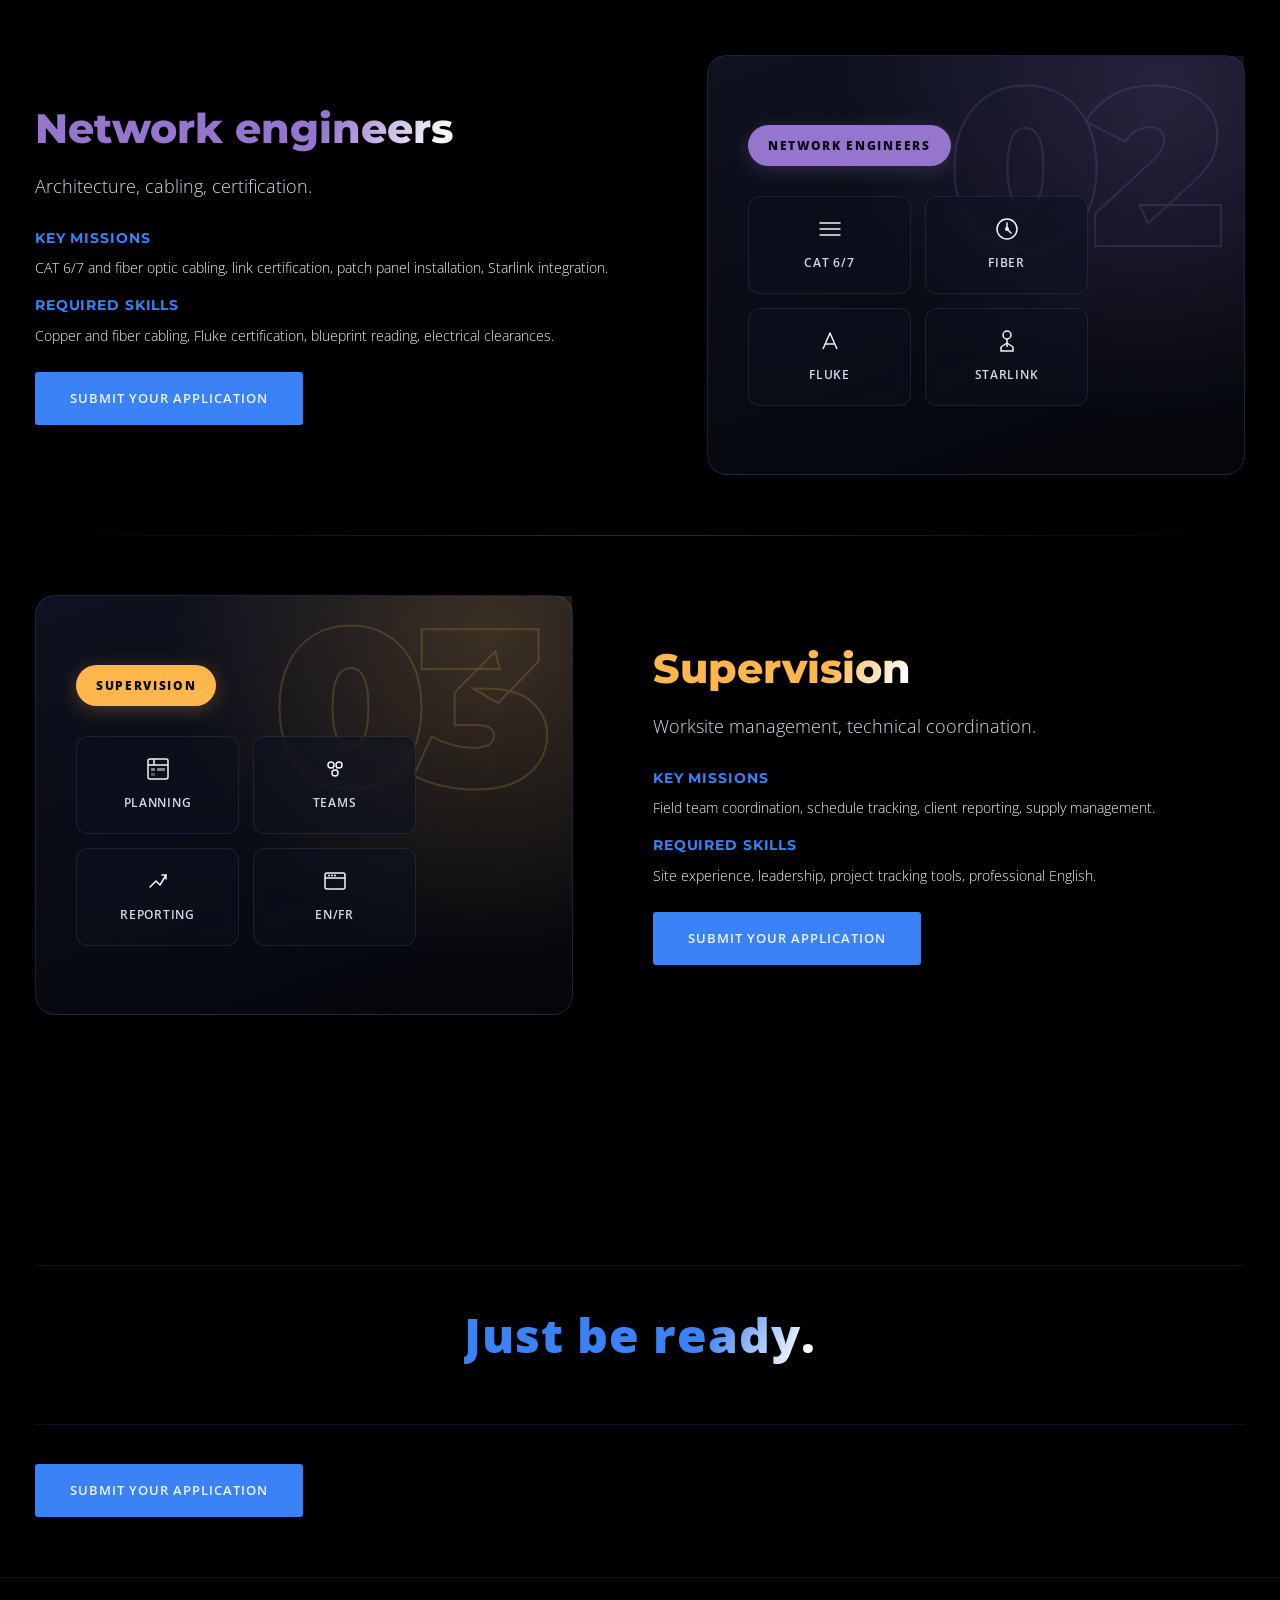
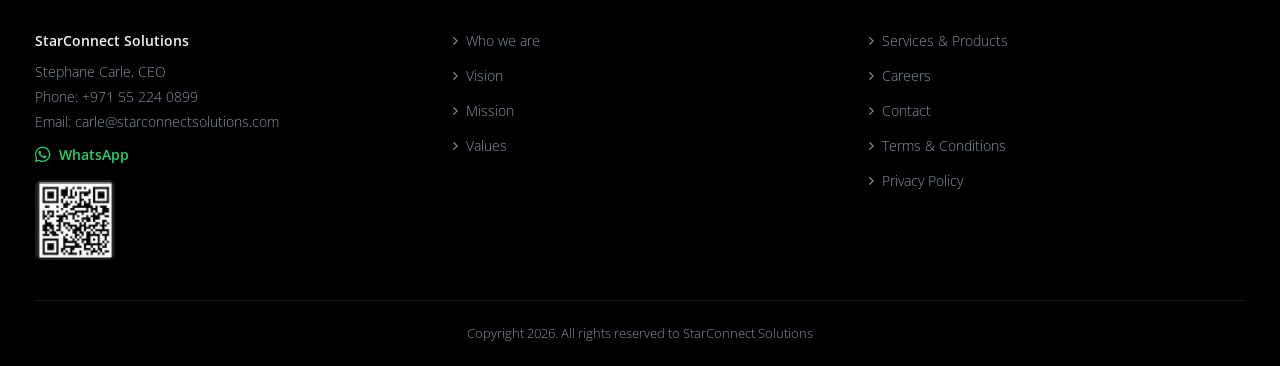
<file: careers.html>
<!DOCTYPE html>
<html lang="en">
<head>
    <meta charset="UTF-8">
    <meta name="viewport" content="width=device-width, initial-scale=1.0">
    <title>Careers : StarConnect Solutions</title>
    <meta name="description" content="Rejoignez StarConnect Solutions à Dubai : ingénieurs IT, réseaux et supervision. Just be ready. Postulez dès maintenant.">
    <link rel="preconnect" href="https://fonts.googleapis.com">
    <link rel="preconnect" href="https://fonts.gstatic.com" crossorigin>
    <link href="https://fonts.googleapis.com/css2?family=Open+Sans:wght@300;400;500;600;700&family=Montserrat:wght@400;500;600;700&family=Noto+Sans+Arabic:wght@400;600;700&family=Noto+Sans+Bengali:wght@400;600;700&display=swap" rel="stylesheet">
    <link rel="stylesheet" href="https://cdnjs.cloudflare.com/ajax/libs/font-awesome/6.5.1/css/all.min.css">
    <link rel="icon" type="image/png" href="assets/favicon.png?v=4">
    
    <!-- Open Graph / Social Media -->
    <meta property="og:type" content="website">
    <meta property="og:title" content="Carrières : StarConnect Solutions">
    <meta property="og:description" content="Ingénieurs IT, réseaux, supervision. Just be ready.">
    <meta property="og:image" content="https://starconnectsolutions.com/assets/images/og-image.jpg">
    <meta property="og:url" content="https://starconnectsolutions.com/careers.html">
    <meta name="twitter:card" content="summary_large_image">
    <meta name="twitter:title" content="Carrières : StarConnect Solutions">
    <meta name="twitter:description" content="Ingénieurs IT, réseaux, supervision. Just be ready.">
    <meta name="twitter:image" content="https://starconnectsolutions.com/assets/images/og-image.jpg">
    <link rel="stylesheet" href="style.css?v=38">
</head>
<body data-page-title-key="careers.title">

    <div class="space-bg">
        <div class="stars-small"></div>
        <div class="stars-medium"></div>
        <div class="stars-large"></div>
    </div>

    <header class="main-header">
        <div class="container">
            <div class="header-inner">
                <a href="index.html" class="logo">
                    <img src="assets/images/logo-starconnect.png" alt="StarConnect Solutions">
                </a>
                <nav class="main-nav">
                    <div class="mobile-lang">
                        <button class="mobile-lang-btn" aria-label="Language" type="button">
                            <svg width="18" height="18" viewBox="0 0 24 24" fill="none"><circle cx="12" cy="12" r="9" stroke="currentColor" stroke-width="1.5"/><path d="M3 12H21" stroke="currentColor" stroke-width="1.5"/><path d="M12 3C14.5 6 15.5 9 15.5 12C15.5 15 14.5 18 12 21" stroke="currentColor" stroke-width="1.5"/><path d="M12 3C9.5 6 8.5 9 8.5 12C8.5 15 9.5 18 12 21" stroke="currentColor" stroke-width="1.5"/></svg>
                            <span class="mobile-lang-current">EN</span>
                        </button>
                        <ul class="mobile-lang-menu">
                            <li><a href="#" class="lang-option" data-lang="en"><span class="flag flag-gb"></span> EN</a></li>
                            <li><a href="#" class="lang-option" data-lang="fr"><span class="flag flag-fr"></span> FR</a></li>
                            <li><a href="#" class="lang-option" data-lang="ar"><span class="flag flag-ae"></span> AR</a></li>
                            <li><a href="#" class="lang-option" data-lang="bn"><span class="flag flag-bd"></span> BN</a></li>
                        </ul>
                    </div>
                    <button class="mobile-toggle" aria-label="Menu">
                        <span></span><span></span><span></span>
                    </button>
                    <ul class="nav-menu">
                        <li><a href="index.html" data-i18n="nav.home">Home</a></li>
                        <li><a href="about.html" data-i18n="nav.about">About</a></li>
                        <li><a href="services.html" data-i18n="nav.services">Services</a></li>
                        <li><a href="tenders.html" data-i18n="nav.tenders">Tenders</a></li>
                        <li class="active"><a href="careers.html" data-i18n="nav.careers">Careers</a></li>
                        <li><a href="contact.html" data-i18n="nav.contact">Contact</a></li>
                        <li class="has-dropdown lang-dropdown">
                            <a href="#" class="lang-toggle"><i class="fa-solid fa-globe"></i></a>
                            <ul class="dropdown lang-menu">
                                <li><a href="#" class="lang-option" data-lang="en"><span class="flag flag-gb"></span> EN</a></li>
                                <li><a href="#" class="lang-option" data-lang="fr"><span class="flag flag-fr"></span> FR</a></li>
                                <li><a href="#" class="lang-option" data-lang="ar"><span class="flag flag-ae"></span> AR</a></li>
                                <li><a href="#" class="lang-option" data-lang="bn"><span class="flag flag-bd"></span> BN</a></li>
                            </ul>
                        </li>
                    </ul>
                </nav>
            </div>
        </div>
    </header>

    <section class="page-banner" style="background-image: url('assets/images/artemis-earth.jpg')">
        <div class="banner-overlay">
            <div class="container">
                <h1 data-i18n="careers.title">Careers</h1>
                <div class="breadcrumb">
                    <a href="index.html" data-i18n="nav.home">Home</a> <span>/</span> <span data-i18n="careers.title">Careers</span>
                </div>
            </div>
        </div>
    </section>

    <!-- Stats row -->
    <section class="page-section">
        <div class="container">
            <div class="stats-row">
                <div class="stat-card">
                    <div class="stat-card-icon"><svg width="32" height="32" viewBox="0 0 32 32" fill="none"><circle cx="16" cy="16" r="14" stroke="currentColor" stroke-width="1.5"/><rect x="10" y="14" width="3" height="8" rx="1" fill="currentColor"/><rect x="14.5" y="10" width="3" height="12" rx="1" fill="currentColor"/><rect x="19" y="12" width="3" height="10" rx="1" fill="currentColor"/></svg></div>
                    <div class="stat-card-value" data-i18n="careers.stat1.value">3</div>
                    <div class="stat-card-label" data-i18n="careers.stat1.label">open positions</div>
                </div>
                <div class="stat-card">
                    <div class="stat-card-icon"><svg width="32" height="32" viewBox="0 0 32 32" fill="none"><path d="M16 3L16 29M16 3L10 9M16 3L22 9" stroke="currentColor" stroke-width="1.5" stroke-linecap="round" stroke-linejoin="round"/><circle cx="16" cy="22" r="6" stroke="currentColor" stroke-width="1.5"/><circle cx="16" cy="22" r="2" fill="currentColor"/></svg></div>
                    <div class="stat-card-value" data-i18n="careers.stat2.value">Dubai</div>
                    <div class="stat-card-label" data-i18n="careers.stat2.label">work location</div>
                </div>
                <div class="stat-card">
                    <div class="stat-card-icon"><svg width="32" height="32" viewBox="0 0 32 32" fill="none"><rect x="6" y="10" width="20" height="16" rx="2" stroke="currentColor" stroke-width="1.5"/><rect x="10" y="6" width="12" height="4" rx="1" stroke="currentColor" stroke-width="1.5"/><line x1="6" y1="18" x2="26" y2="18" stroke="currentColor" stroke-width="1.5"/><rect x="14" y="16" width="4" height="4" rx="1" fill="currentColor"/></svg></div>
                    <div class="stat-card-value" data-i18n="careers.stat3.value">200+</div>
                    <div class="stat-card-label" data-i18n="careers.stat3.label">units to equip</div>
                </div>
                <div class="stat-card">
                    <div class="stat-card-icon"><svg width="32" height="32" viewBox="0 0 32 32" fill="none"><circle cx="16" cy="16" r="12" stroke="currentColor" stroke-width="1.5"/><path d="M16 8V16L21 19" stroke="currentColor" stroke-width="1.5" stroke-linecap="round"/></svg></div>
                    <div class="stat-card-value" data-i18n="careers.stat4.value">2026</div>
                    <div class="stat-card-label" data-i18n="careers.stat4.label">ongoing project</div>
                </div>
            </div>
        </div>
    </section>

    <!-- Why join us -->
    <section class="page-section">
        <div class="container">
            <h2 class="section-title" data-i18n="careers.why.title">Why join us</h2>
            <div class="why-list">
                <div class="why-item">
                    <div class="why-icon">
                        <svg width="40" height="40" viewBox="0 0 40 40" fill="none"><rect x="6" y="20" width="6" height="16" rx="1" stroke="currentColor" stroke-width="1.5"/><rect x="14" y="14" width="6" height="22" rx="1" stroke="currentColor" stroke-width="1.5"/><rect x="22" y="8" width="6" height="28" rx="1" stroke="currentColor" stroke-width="1.5"/><rect x="30" y="4" width="6" height="32" rx="1" stroke="currentColor" stroke-width="1.5"/></svg>
                    </div>
                    <div class="why-text">
                        <h3 data-i18n="careers.why1.title">Dubai, UAE</h3>
                        <p data-i18n="careers.why1.text">Work at the heart of the Middle East technology hub, in a dynamic and international environment.</p>
                    </div>
                </div>
                <div class="why-item">
                    <div class="why-icon">
                        <svg width="40" height="40" viewBox="0 0 40 40" fill="none"><path d="M20 4L20 36" stroke="currentColor" stroke-width="1.5" stroke-linecap="round"/><path d="M20 4L13 14H27L20 4Z" stroke="currentColor" stroke-width="1.5" stroke-linejoin="round"/><rect x="17" y="14" width="6" height="12" stroke="currentColor" stroke-width="1.5"/><path d="M12 36H28" stroke="currentColor" stroke-width="1.5" stroke-linecap="round"/></svg>
                    </div>
                    <div class="why-text">
                        <h3 data-i18n="careers.why2.title">Real projects</h3>
                        <p data-i18n="careers.why2.text">Actual deployments of 200 units and more. No theory, only production.</p>
                    </div>
                </div>
                <div class="why-item">
                    <div class="why-icon">
                        <svg width="40" height="40" viewBox="0 0 40 40" fill="none"><circle cx="20" cy="22" r="12" stroke="currentColor" stroke-width="1.5"/><path d="M20 10V6" stroke="currentColor" stroke-width="1.5" stroke-linecap="round"/><path d="M20 6L15 3" stroke="currentColor" stroke-width="1.5" stroke-linecap="round"/><path d="M20 6L25 3" stroke="currentColor" stroke-width="1.5" stroke-linecap="round"/><circle cx="20" cy="22" r="4" stroke="currentColor" stroke-width="1"/></svg>
                    </div>
                    <div class="why-text">
                        <h3 data-i18n="careers.why3.title">Cutting edge technology</h3>
                        <p data-i18n="careers.why3.text">Starlink, fiber optics, Wi-Fi 7, solar energy. You work with the best on the market.</p>
                    </div>
                </div>
                <div class="why-item">
                    <div class="why-icon">
                        <svg width="40" height="40" viewBox="0 0 40 40" fill="none"><circle cx="14" cy="14" r="5" stroke="currentColor" stroke-width="1.5"/><circle cx="26" cy="14" r="5" stroke="currentColor" stroke-width="1.5"/><path d="M6 34C6 26 10 22 14 22C17 22 18.5 23 20 25C21.5 23 23 22 26 22C30 22 34 26 34 34" stroke="currentColor" stroke-width="1.5" stroke-linecap="round"/></svg>
                    </div>
                    <div class="why-text">
                        <h3 data-i18n="careers.why4.title">Real responsibilities</h3>
                        <p data-i18n="careers.why4.text">Small teams, direct impact. Every member counts and every contribution is visible.</p>
                    </div>
                </div>
            </div>
        </div>
    </section>

    <!-- Building connectivity image -->
    <section class="page-section">
        <div class="container">
            <h2 class="section-title" data-i18n="careers.heading">Join a team building the future of connectivity.</h2>
            <p class="section-lead" data-i18n="careers.intro">StarConnect Solutions is looking for the talents who will make the difference on tomorrow's worksites. Small teams, real responsibilities, visible projects.</p>

            <div class="visual-block" style="margin-top: 40px;">
                <div class="visual-block-image building-image">
                    <img src="assets/images/building-connectivity.jpg" alt="StarConnect building" loading="lazy" decoding="async">
                </div>
                <div class="visual-block-content">
                    <h3 data-i18n="careers.location">Dubai, United Arab Emirates</h3>
                    <p data-i18n="careers.contract">Permanent or long term contract</p>
                </div>
            </div>
        </div>
    </section>

    <!-- Open positions (detailed) -->
    <section class="page-section">
        <div class="container">
            <h3 class="section-title" data-i18n="careers.openings">Open positions</h3>

            <div class="package-showcase pkg-1" style="padding: 60px 0;">
                <div class="package-showcase-grid">
                    <div class="package-showcase-visual">
                        <div class="package-number">01</div>
                        <span class="package-badge-large" data-i18n="careers.role1.title">IT engineers</span>
                        <div class="package-icons-grid">
                            <div class="package-icon-card">
                                <svg width="28" height="28" viewBox="0 0 28 28" fill="none"><rect x="3" y="4" width="22" height="16" rx="2" stroke="currentColor" stroke-width="1.5"/><line x1="8" y1="24" x2="20" y2="24" stroke="currentColor" stroke-width="1.5" stroke-linecap="round"/><line x1="14" y1="20" x2="14" y2="24" stroke="currentColor" stroke-width="1.5"/></svg>
                                <span>TCP/IP</span>
                            </div>
                            <div class="package-icon-card">
                                <svg width="28" height="28" viewBox="0 0 28 28" fill="none"><path d="M14 6C14 6 8 10 8 16C8 19.3 10.7 22 14 22C17.3 22 20 19.3 20 16C20 10 14 6 14 6Z" stroke="currentColor" stroke-width="1.5"/><circle cx="14" cy="16" r="2" fill="currentColor"/></svg>
                                <span>Wi-Fi 6/7</span>
                            </div>
                            <div class="package-icon-card">
                                <svg width="28" height="28" viewBox="0 0 28 28" fill="none"><rect x="4" y="8" width="20" height="12" rx="2" stroke="currentColor" stroke-width="1.5"/><circle cx="9" cy="14" r="1.5" fill="currentColor"/><circle cx="14" cy="14" r="1.5" fill="currentColor"/><circle cx="19" cy="14" r="1.5" fill="currentColor"/></svg>
                                <span>POE</span>
                            </div>
                            <div class="package-icon-card">
                                <svg width="28" height="28" viewBox="0 0 28 28" fill="none"><path d="M5 14H23M14 5V23" stroke="currentColor" stroke-width="1.5" stroke-linecap="round"/><circle cx="14" cy="14" r="10" stroke="currentColor" stroke-width="1.5"/></svg>
                                <span>VLAN</span>
                            </div>
                        </div>
                    </div>
                    <div class="package-showcase-content">
                        <h2 class="package-showcase-title" data-i18n="careers.role1.title">IT engineers</h2>
                        <p class="package-showcase-lead" data-i18n="careers.role1.text">Design and deployment of network solutions.</p>
                        <h4 data-i18n="careers.missions">Key missions</h4>
                        <p data-i18n="careers.role1.missions">Network architecture design, on site deployment, POE and Wi-Fi equipment configuration, technical supervision.</p>
                        <h4 style="margin-top: 16px;" data-i18n="careers.skills">Required skills</h4>
                        <p data-i18n="careers.role1.skills">TCP/IP networking, VLAN, Wi-Fi 6/7, structured cabling, Cisco certifications or equivalent.</p>
                        <a href="contact.html" class="btn-primary" style="margin-top: 24px;" data-i18n="careers.cta">Submit your application</a>
                    </div>
                </div>
            </div>

            <div class="package-showcase pkg-2 reverse" style="padding: 60px 0;">
                <div class="package-showcase-grid">
                    <div class="package-showcase-visual">
                        <div class="package-number">02</div>
                        <span class="package-badge-large" data-i18n="careers.role2.title">Network engineers</span>
                        <div class="package-icons-grid">
                            <div class="package-icon-card">
                                <svg width="28" height="28" viewBox="0 0 28 28" fill="none"><line x1="4" y1="8" x2="24" y2="8" stroke="currentColor" stroke-width="1.5" stroke-linecap="round"/><line x1="4" y1="14" x2="24" y2="14" stroke="currentColor" stroke-width="1.5" stroke-linecap="round"/><line x1="4" y1="20" x2="24" y2="20" stroke="currentColor" stroke-width="1.5" stroke-linecap="round"/></svg>
                                <span>CAT 6/7</span>
                            </div>
                            <div class="package-icon-card">
                                <svg width="28" height="28" viewBox="0 0 28 28" fill="none"><circle cx="14" cy="14" r="10" stroke="currentColor" stroke-width="1.5"/><path d="M14 8V14L18 18" stroke="currentColor" stroke-width="1.5" stroke-linecap="round"/><circle cx="14" cy="14" r="2" fill="currentColor"/></svg>
                                <span>Fiber</span>
                            </div>
                            <div class="package-icon-card">
                                <svg width="28" height="28" viewBox="0 0 28 28" fill="none"><path d="M7 22L14 6L21 22" stroke="currentColor" stroke-width="1.5" stroke-linejoin="round"/><line x1="9.5" y1="17" x2="18.5" y2="17" stroke="currentColor" stroke-width="1.5"/></svg>
                                <span>Fluke</span>
                            </div>
                            <div class="package-icon-card">
                                <svg width="28" height="28" viewBox="0 0 28 28" fill="none"><circle cx="14" cy="8" r="4" stroke="currentColor" stroke-width="1.5"/><path d="M14 12V20" stroke="currentColor" stroke-width="1.5"/><path d="M8 20L14 16L20 20" stroke="currentColor" stroke-width="1.5" stroke-linejoin="round"/><path d="M8 20V24H20V20" stroke="currentColor" stroke-width="1.5"/></svg>
                                <span>Starlink</span>
                            </div>
                        </div>
                    </div>
                    <div class="package-showcase-content">
                        <h2 class="package-showcase-title" data-i18n="careers.role2.title">Network engineers</h2>
                        <p class="package-showcase-lead" data-i18n="careers.role2.text">Architecture, cabling, certification.</p>
                        <h4 data-i18n="careers.missions">Key missions</h4>
                        <p data-i18n="careers.role2.missions">CAT 6/7 and fiber optic cabling, link certification, patch panel installation, Starlink integration.</p>
                        <h4 style="margin-top: 16px;" data-i18n="careers.skills">Required skills</h4>
                        <p data-i18n="careers.role2.skills">Copper and fiber cabling, Fluke certification, blueprint reading, electrical clearances.</p>
                        <a href="contact.html" class="btn-primary" style="margin-top: 24px;" data-i18n="careers.cta">Submit your application</a>
                    </div>
                </div>
            </div>

            <div class="package-showcase pkg-3" style="padding: 60px 0;">
                <div class="package-showcase-grid">
                    <div class="package-showcase-visual">
                        <div class="package-number">03</div>
                        <span class="package-badge-large" data-i18n="careers.role3.title">Supervision</span>
                        <div class="package-icons-grid">
                            <div class="package-icon-card">
                                <svg width="28" height="28" viewBox="0 0 28 28" fill="none"><rect x="4" y="4" width="20" height="20" rx="2" stroke="currentColor" stroke-width="1.5"/><path d="M4 10H24" stroke="currentColor" stroke-width="1.5"/><path d="M10 4V10" stroke="currentColor" stroke-width="1.5"/><rect x="7" y="13" width="4" height="3" rx="0.5" fill="currentColor" opacity="0.5"/><rect x="7" y="18" width="4" height="3" rx="0.5" fill="currentColor" opacity="0.3"/><rect x="13" y="13" width="8" height="3" rx="0.5" fill="currentColor" opacity="0.5"/></svg>
                                <span>Planning</span>
                            </div>
                            <div class="package-icon-card">
                                <svg width="28" height="28" viewBox="0 0 28 28" fill="none"><circle cx="10" cy="10" r="3" stroke="currentColor" stroke-width="1.5"/><circle cx="18" cy="10" r="3" stroke="currentColor" stroke-width="1.5"/><circle cx="14" cy="18" r="3" stroke="currentColor" stroke-width="1.5"/><line x1="12" y1="12" x2="13" y2="16" stroke="currentColor" stroke-width="1" opacity="0.5"/><line x1="16" y1="12" x2="15" y2="16" stroke="currentColor" stroke-width="1" opacity="0.5"/></svg>
                                <span>Teams</span>
                            </div>
                            <div class="package-icon-card">
                                <svg width="28" height="28" viewBox="0 0 28 28" fill="none"><path d="M6 20L12 14L16 18L22 8" stroke="currentColor" stroke-width="1.5" stroke-linecap="round" stroke-linejoin="round"/><path d="M18 8H22V12" stroke="currentColor" stroke-width="1.5" stroke-linecap="round" stroke-linejoin="round"/></svg>
                                <span>Reporting</span>
                            </div>
                            <div class="package-icon-card">
                                <svg width="28" height="28" viewBox="0 0 28 28" fill="none"><rect x="4" y="6" width="20" height="16" rx="2" stroke="currentColor" stroke-width="1.5"/><path d="M4 11H24" stroke="currentColor" stroke-width="1.5"/><circle cx="8" cy="8.5" r="1" fill="currentColor"/><circle cx="11" cy="8.5" r="1" fill="currentColor"/><circle cx="14" cy="8.5" r="1" fill="currentColor"/></svg>
                                <span>EN/FR</span>
                            </div>
                        </div>
                    </div>
                    <div class="package-showcase-content">
                        <h2 class="package-showcase-title" data-i18n="careers.role3.title">Supervision</h2>
                        <p class="package-showcase-lead" data-i18n="careers.role3.text">Worksite management, technical coordination.</p>
                        <h4 data-i18n="careers.missions">Key missions</h4>
                        <p data-i18n="careers.role3.missions">Field team coordination, schedule tracking, client reporting, supply management.</p>
                        <h4 style="margin-top: 16px;" data-i18n="careers.skills">Required skills</h4>
                        <p data-i18n="careers.role3.skills">Site experience, leadership, project tracking tools, professional English.</p>
                        <a href="contact.html" class="btn-primary" style="margin-top: 24px;" data-i18n="careers.cta">Submit your application</a>
                    </div>
                </div>
            </div>
        </div>
    </section>

    <!-- Slogan + CTA -->
    <section class="page-section">
        <div class="container">
            <div class="careers-slogan">
                <h2 class="grad" data-i18n="careers.slogan">Just be ready.</h2>
            </div>
            <div class="careers-cta">
                <a href="contact.html" class="btn-primary" data-i18n="careers.cta">Submit your application</a>
            </div>
        </div>
    </section>

    <footer class="main-footer">
        <div class="container">
            <div class="footer-grid">
                <div class="footer-col footer-contact">
                    <p class="footer-company" data-i18n="footer.company">StarConnect Solutions</p>
                    <p data-i18n="footer.ceo">Stephane Carle, CEO</p>
                    <p data-i18n="footer.phone">Phone: +971 55 224 0899</p>
                    <p data-i18n="footer.email">Email: carle@starconnectsolutions.com</p>
                    <a href="https://wa.me/971552240899" class="whatsapp-link"><i class="fa-brands fa-whatsapp"></i> <span data-i18n="footer.whatsapp">WhatsApp</span></a>
                    <div class="footer-qr">
                        <img src="assets/images/qrcode.png" alt="QR Code WhatsApp" loading="lazy" decoding="async">
                    </div>
                </div>
                <div class="footer-col">
                    <ul>
                        <li><a href="about.html"><i class="fa-solid fa-chevron-right"></i> <span data-i18n="footer.whoweare">Who we are</span></a></li>
                        <li><a href="about.html"><i class="fa-solid fa-chevron-right"></i> <span data-i18n="footer.vision">Vision</span></a></li>
                        <li><a href="about.html"><i class="fa-solid fa-chevron-right"></i> <span data-i18n="footer.mission">Mission</span></a></li>
                        <li><a href="about.html"><i class="fa-solid fa-chevron-right"></i> <span data-i18n="footer.values">Values</span></a></li>
                    </ul>
                </div>
                <div class="footer-col">
                    <ul>
                        <li><a href="services.html"><i class="fa-solid fa-chevron-right"></i> <span data-i18n="footer.services">Services & Products</span></a></li>
                        <li><a href="careers.html"><i class="fa-solid fa-chevron-right"></i> <span data-i18n="footer.careers">Careers</span></a></li>
                        <li><a href="contact.html"><i class="fa-solid fa-chevron-right"></i> <span data-i18n="footer.contact">Contact</span></a></li>
                        <li><a href="terms.html"><i class="fa-solid fa-chevron-right"></i> <span data-i18n="footer.terms">Terms & Conditions</span></a></li>
                        <li><a href="privacy.html"><i class="fa-solid fa-chevron-right"></i> <span data-i18n="footer.privacy">Privacy Policy</span></a></li>
                    </ul>
                </div>
            </div>
            <div class="footer-bottom">
                <p data-i18n="footer.copyright">Copyright 2026. All rights reserved to StarConnect Solutions</p>
            </div>
        </div>
    </footer>

    <script src="i18n.js?v=38"></script>
    <script src="i18n-extra.js?v=38"></script>
    <script src="script.js?v=39"></script>
</body>
</html>
</file>
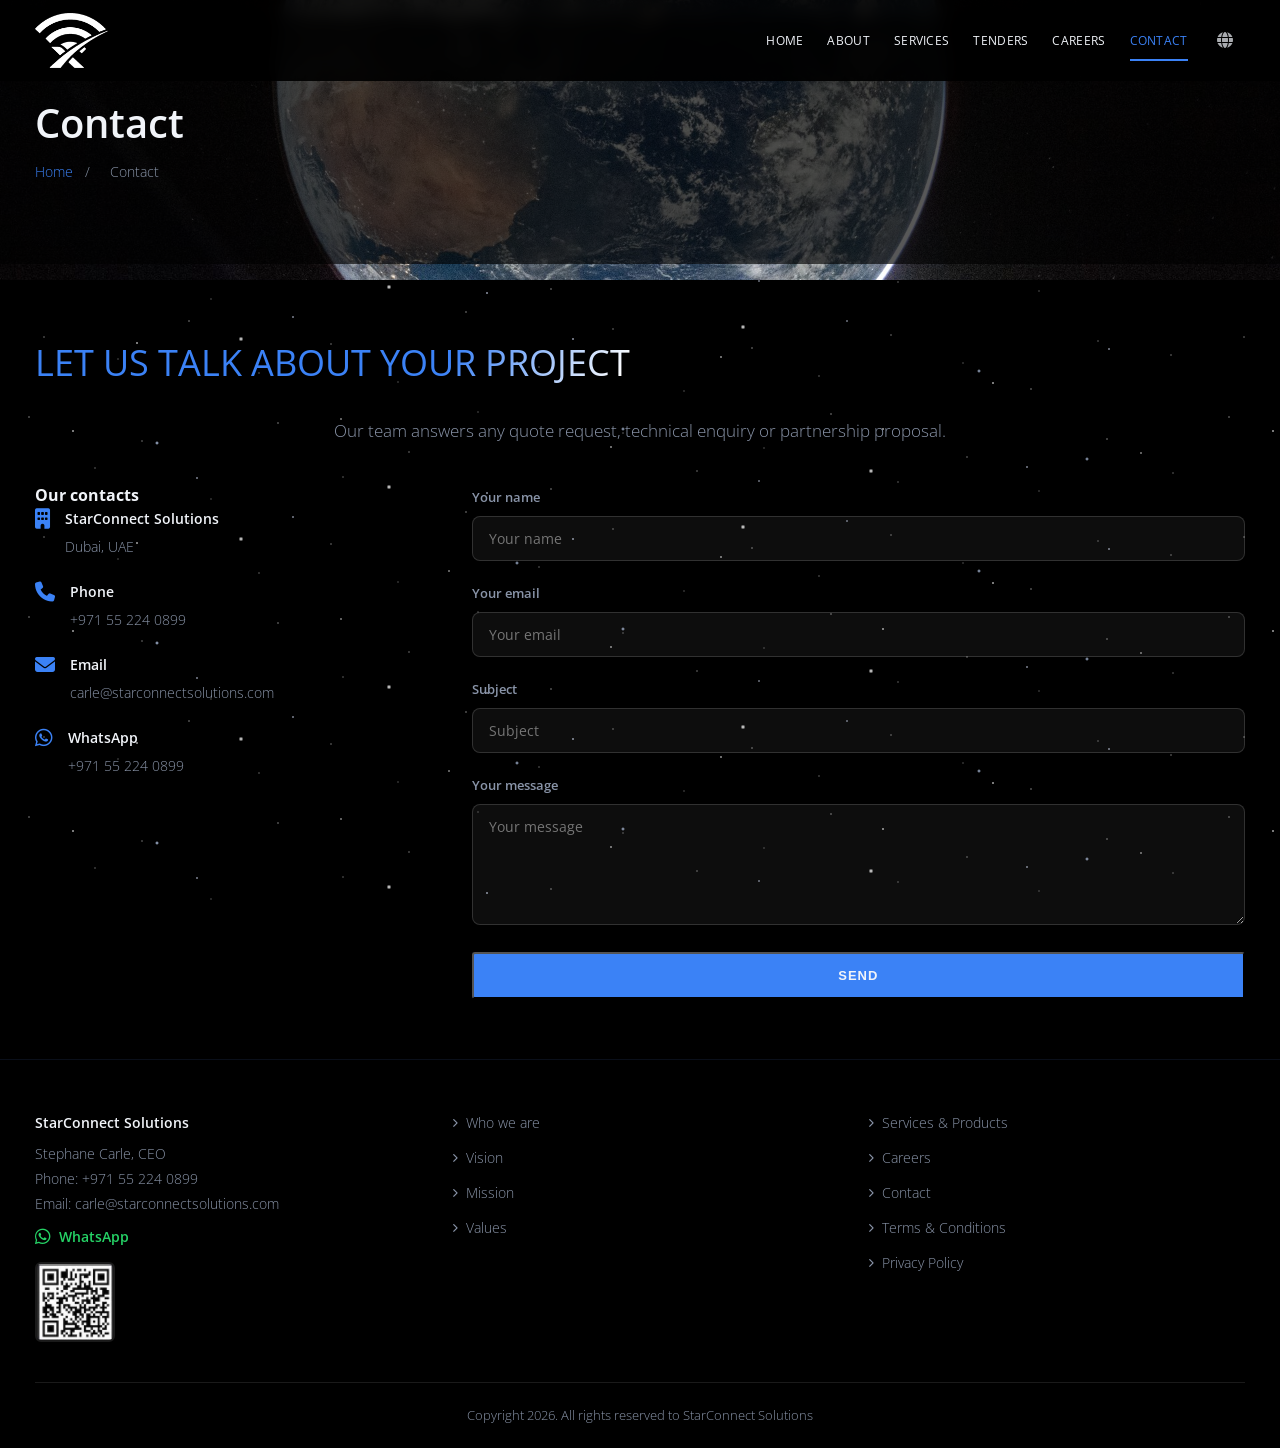
<file: contact.html>
<!DOCTYPE html>
<html lang="en">
<head>
    <meta charset="UTF-8">
    <meta name="viewport" content="width=device-width, initial-scale=1.0">
    <title>Contact : StarConnect Solutions</title>
    <meta name="description" content="Contactez StarConnect Solutions à Dubai : devis, support technique ou partenariat. Téléphone, email et WhatsApp disponibles.">
    <link rel="preconnect" href="https://fonts.googleapis.com">
    <link rel="preconnect" href="https://fonts.gstatic.com" crossorigin>
    <link href="https://fonts.googleapis.com/css2?family=Open+Sans:wght@300;400;500;600;700&family=Montserrat:wght@400;500;600;700&family=Noto+Sans+Arabic:wght@400;600;700&family=Noto+Sans+Bengali:wght@400;600;700&display=swap" rel="stylesheet">
    <link rel="stylesheet" href="https://cdnjs.cloudflare.com/ajax/libs/font-awesome/6.5.1/css/all.min.css">
    <link rel="icon" type="image/png" href="assets/favicon.png?v=4">
    
    <!-- Open Graph / Social Media -->
    <meta property="og:type" content="website">
    <meta property="og:title" content="Contact : StarConnect Solutions">
    <meta property="og:description" content="Parlons de votre projet. Devis, information technique ou partenariat.">
    <meta property="og:image" content="https://starconnectsolutions.com/assets/images/og-image.jpg">
    <meta property="og:url" content="https://starconnectsolutions.com/contact.html">
    <meta name="twitter:card" content="summary_large_image">
    <meta name="twitter:title" content="Contact : StarConnect Solutions">
    <meta name="twitter:description" content="Parlons de votre projet. Devis, information technique ou partenariat.">
    <meta name="twitter:image" content="https://starconnectsolutions.com/assets/images/og-image.jpg">
    <link rel="stylesheet" href="style.css?v=38">
</head>
<body data-page-title-key="contact.title">

    <div class="space-bg">
        <div class="stars-small"></div>
        <div class="stars-medium"></div>
        <div class="stars-large"></div>
    </div>

    <header class="main-header">
        <div class="container">
            <div class="header-inner">
                <a href="index.html" class="logo">
                    <img src="assets/images/logo-starconnect.png" alt="StarConnect Solutions">
                </a>
                <nav class="main-nav">
                    <div class="mobile-lang">
                        <button class="mobile-lang-btn" aria-label="Language" type="button">
                            <svg width="18" height="18" viewBox="0 0 24 24" fill="none"><circle cx="12" cy="12" r="9" stroke="currentColor" stroke-width="1.5"/><path d="M3 12H21" stroke="currentColor" stroke-width="1.5"/><path d="M12 3C14.5 6 15.5 9 15.5 12C15.5 15 14.5 18 12 21" stroke="currentColor" stroke-width="1.5"/><path d="M12 3C9.5 6 8.5 9 8.5 12C8.5 15 9.5 18 12 21" stroke="currentColor" stroke-width="1.5"/></svg>
                            <span class="mobile-lang-current">EN</span>
                        </button>
                        <ul class="mobile-lang-menu">
                            <li><a href="#" class="lang-option" data-lang="en"><span class="flag flag-gb"></span> EN</a></li>
                            <li><a href="#" class="lang-option" data-lang="fr"><span class="flag flag-fr"></span> FR</a></li>
                            <li><a href="#" class="lang-option" data-lang="ar"><span class="flag flag-ae"></span> AR</a></li>
                            <li><a href="#" class="lang-option" data-lang="bn"><span class="flag flag-bd"></span> BN</a></li>
                        </ul>
                    </div>
                    <button class="mobile-toggle" aria-label="Menu">
                        <span></span><span></span><span></span>
                    </button>
                    <ul class="nav-menu">
                        <li><a href="index.html" data-i18n="nav.home">Home</a></li>
                        <li><a href="about.html" data-i18n="nav.about">About</a></li>
                        <li><a href="services.html" data-i18n="nav.services">Services</a></li>
                        <li><a href="tenders.html" data-i18n="nav.tenders">Tenders</a></li>
                        <li><a href="careers.html" data-i18n="nav.careers">Careers</a></li>
                        <li class="active"><a href="contact.html" data-i18n="nav.contact">Contact</a></li>
                        <li class="has-dropdown lang-dropdown">
                            <a href="#" class="lang-toggle"><i class="fa-solid fa-globe"></i></a>
                            <ul class="dropdown lang-menu">
                                <li><a href="#" class="lang-option" data-lang="en"><span class="flag flag-gb"></span> EN</a></li>
                                <li><a href="#" class="lang-option" data-lang="fr"><span class="flag flag-fr"></span> FR</a></li>
                                <li><a href="#" class="lang-option" data-lang="ar"><span class="flag flag-ae"></span> AR</a></li>
                                <li><a href="#" class="lang-option" data-lang="bn"><span class="flag flag-bd"></span> BN</a></li>
                            </ul>
                        </li>
                    </ul>
                </nav>
            </div>
        </div>
    </header>

    <section class="page-banner" style="background-image: url('assets/images/artemis-earth.jpg')">
        <div class="banner-overlay">
            <div class="container">
                <h1 data-i18n="contact.title">Contact</h1>
                <div class="breadcrumb">
                    <a href="index.html" data-i18n="nav.home">Home</a> <span>/</span> <span data-i18n="contact.title">Contact</span>
                </div>
            </div>
        </div>
    </section>

    <section class="page-section">
        <div class="container">
            <h2 class="section-title" data-i18n="contact.heading">Let us talk about your project</h2>
            <p class="section-lead" data-i18n="contact.intro">Our team answers any quote request, technical enquiry or partnership proposal.</p>

            <div class="contact-grid">
                <div class="contact-info-block">
                    <h3 data-i18n="contact.info.title">Our contacts</h3>
                    <div class="contact-details">
                        <div class="contact-detail">
                            <i class="fa-solid fa-building"></i>
                            <div>
                                <strong data-i18n="footer.company">StarConnect Solutions</strong>
                                <p>Dubai, UAE</p>
                            </div>
                        </div>
                        <div class="contact-detail">
                            <i class="fa-solid fa-phone"></i>
                            <div>
                                <strong data-i18n="contact.info.phone">Phone</strong>
                                <p>+971 55 224 0899</p>
                            </div>
                        </div>
                        <div class="contact-detail">
                            <i class="fa-solid fa-envelope"></i>
                            <div>
                                <strong data-i18n="contact.info.email">Email</strong>
                                <p>carle@starconnectsolutions.com</p>
                            </div>
                        </div>
                        <div class="contact-detail">
                            <i class="fa-brands fa-whatsapp"></i>
                            <div>
                                <strong data-i18n="contact.info.whatsapp">WhatsApp</strong>
                                <p><a href="https://wa.me/971552240899">+971 55 224 0899</a></p>
                            </div>
                        </div>
                    </div>
                </div>

                <div class="contact-form-block">
                    <!-- TODO: remplacer par un handler PHP/Formspree. Pour l'instant: mailto via JS submit handler -->
                    <form class="contact-form" id="contact-mailto-form">
                        <div class="form-group">
                            <label for="name" data-i18n="contact.form.name">Your name</label>
                            <input type="text" id="name" name="name" data-i18n-attr="placeholder:contact.form.name">
                        </div>
                        <div class="form-group">
                            <label for="email" data-i18n="contact.form.email">Your email</label>
                            <input type="email" id="email" name="email" data-i18n-attr="placeholder:contact.form.email">
                        </div>
                        <div class="form-group">
                            <label for="subject" data-i18n="contact.form.subject">Subject</label>
                            <input type="text" id="subject" name="subject" data-i18n-attr="placeholder:contact.form.subject">
                        </div>
                        <div class="form-group">
                            <label for="message" data-i18n="contact.form.message">Your message</label>
                            <textarea id="message" name="message" rows="5" data-i18n-attr="placeholder:contact.form.message"></textarea>
                        </div>
                        <button type="submit" class="btn-primary" data-i18n="contact.form.submit">Send</button>
                    </form>
                </div>
            </div>
        </div>
    </section>

    <footer class="main-footer">
        <div class="container">
            <div class="footer-grid">
                <div class="footer-col footer-contact">
                    <p class="footer-company" data-i18n="footer.company">StarConnect Solutions</p>
                    <p data-i18n="footer.ceo">Stephane Carle, CEO</p>
                    <p data-i18n="footer.phone">Phone: +971 55 224 0899</p>
                    <p data-i18n="footer.email">Email: carle@starconnectsolutions.com</p>
                    <a href="https://wa.me/971552240899" class="whatsapp-link"><i class="fa-brands fa-whatsapp"></i> <span data-i18n="footer.whatsapp">WhatsApp</span></a>
                    <div class="footer-qr">
                        <img src="assets/images/qrcode.png" alt="QR Code WhatsApp" loading="lazy" decoding="async">
                    </div>
                </div>
                <div class="footer-col">
                    <ul>
                        <li><a href="about.html"><i class="fa-solid fa-chevron-right"></i> <span data-i18n="footer.whoweare">Who we are</span></a></li>
                        <li><a href="about.html"><i class="fa-solid fa-chevron-right"></i> <span data-i18n="footer.vision">Vision</span></a></li>
                        <li><a href="about.html"><i class="fa-solid fa-chevron-right"></i> <span data-i18n="footer.mission">Mission</span></a></li>
                        <li><a href="about.html"><i class="fa-solid fa-chevron-right"></i> <span data-i18n="footer.values">Values</span></a></li>
                    </ul>
                </div>
                <div class="footer-col">
                    <ul>
                        <li><a href="services.html"><i class="fa-solid fa-chevron-right"></i> <span data-i18n="footer.services">Services & Products</span></a></li>
                        <li><a href="careers.html"><i class="fa-solid fa-chevron-right"></i> <span data-i18n="footer.careers">Careers</span></a></li>
                        <li><a href="contact.html"><i class="fa-solid fa-chevron-right"></i> <span data-i18n="footer.contact">Contact</span></a></li>
                        <li><a href="terms.html"><i class="fa-solid fa-chevron-right"></i> <span data-i18n="footer.terms">Terms & Conditions</span></a></li>
                        <li><a href="privacy.html"><i class="fa-solid fa-chevron-right"></i> <span data-i18n="footer.privacy">Privacy Policy</span></a></li>
                    </ul>
                </div>
            </div>
            <div class="footer-bottom">
                <p data-i18n="footer.copyright">Copyright 2026. All rights reserved to StarConnect Solutions</p>
            </div>
        </div>
    </footer>

    <script src="i18n.js?v=38"></script>
    <script src="i18n-extra.js?v=38"></script>
    <script src="script.js?v=39"></script>
</body>
</html>
</file>
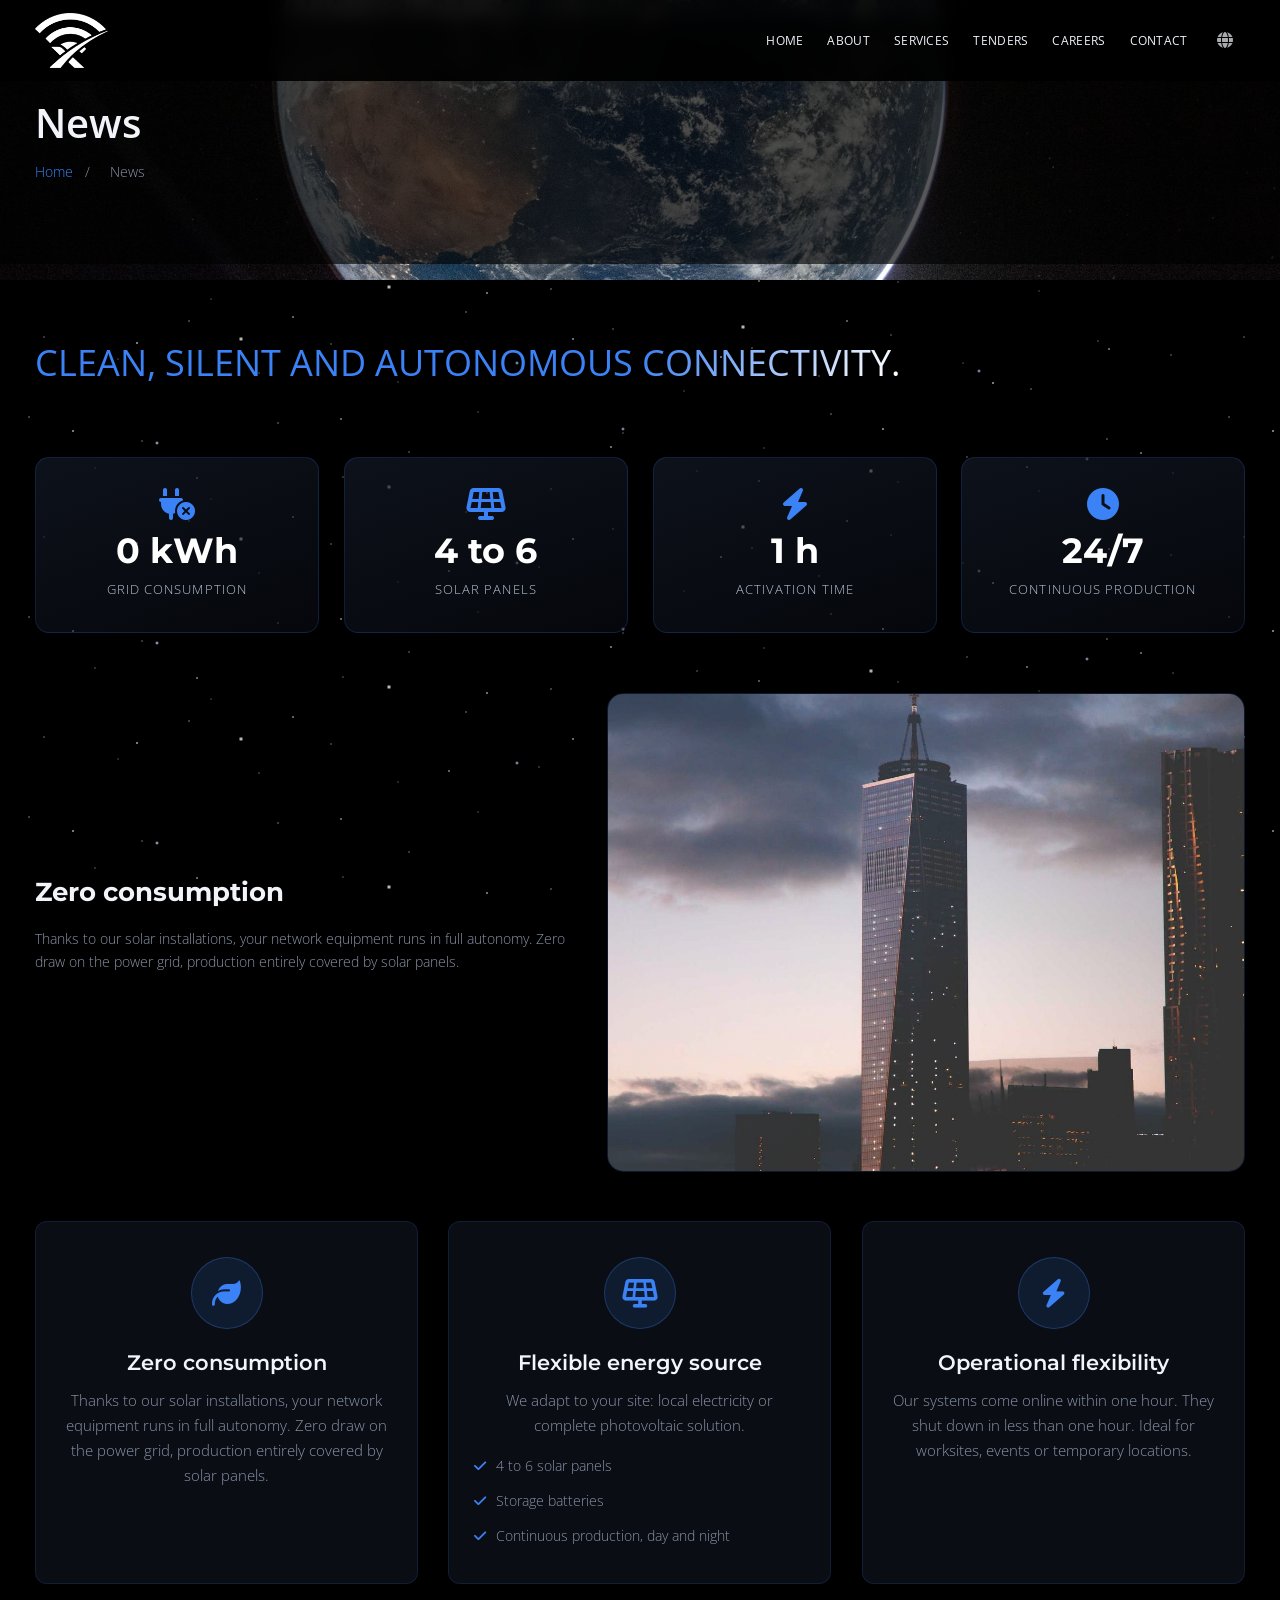
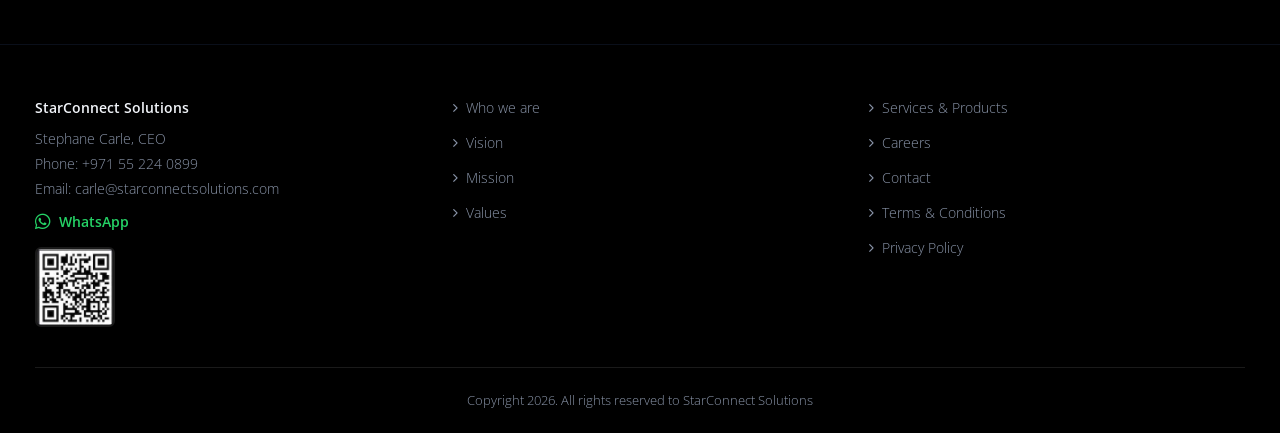
<file: highlights.html>
<!DOCTYPE html>
<html lang="en">
<head>
    <meta charset="UTF-8">
    <meta name="viewport" content="width=device-width, initial-scale=1.0">
    <title>News : StarConnect Solutions</title>
    <meta name="description" content="Actualités StarConnect Solutions : déploiements Starlink, projets immeubles connectés et innovations réseau aux Émirats arabes unis.">
    <link rel="preconnect" href="https://fonts.googleapis.com">
    <link rel="preconnect" href="https://fonts.gstatic.com" crossorigin>
    <link href="https://fonts.googleapis.com/css2?family=Open+Sans:wght@300;400;500;600;700&family=Montserrat:wght@400;500;600;700&family=Noto+Sans+Arabic:wght@400;600;700&family=Noto+Sans+Bengali:wght@400;600;700&display=swap" rel="stylesheet">
    <link rel="stylesheet" href="https://cdnjs.cloudflare.com/ajax/libs/font-awesome/6.5.1/css/all.min.css">
    <link rel="icon" type="image/png" href="assets/favicon.png?v=4">
    
    <!-- Open Graph / Social Media -->
    <meta property="og:type" content="website">
    <meta property="og:title" content="Actualités : StarConnect Solutions">
    <meta property="og:description" content="Connectivité propre, silencieuse, autonome. Zéro consommation réseau.">
    <meta property="og:image" content="https://starconnectsolutions.com/assets/images/og-image.jpg">
    <meta property="og:url" content="https://starconnectsolutions.com/highlights.html">
    <meta name="twitter:card" content="summary_large_image">
    <meta name="twitter:title" content="Actualités : StarConnect Solutions">
    <meta name="twitter:description" content="Connectivité propre, silencieuse, autonome. Zéro consommation réseau.">
    <meta name="twitter:image" content="https://starconnectsolutions.com/assets/images/og-image.jpg">
    <link rel="stylesheet" href="style.css?v=38">
</head>
<body data-page-title-key="highlights.title">

    <div class="space-bg">
        <div class="stars-small"></div>
        <div class="stars-medium"></div>
        <div class="stars-large"></div>
    </div>

    <header class="main-header">
        <div class="container">
            <div class="header-inner">
                <a href="index.html" class="logo">
                    <img src="assets/images/logo-starconnect.png" alt="StarConnect Solutions">
                </a>
                <nav class="main-nav">
                    <div class="mobile-lang">
                        <button class="mobile-lang-btn" aria-label="Language" type="button">
                            <svg width="18" height="18" viewBox="0 0 24 24" fill="none"><circle cx="12" cy="12" r="9" stroke="currentColor" stroke-width="1.5"/><path d="M3 12H21" stroke="currentColor" stroke-width="1.5"/><path d="M12 3C14.5 6 15.5 9 15.5 12C15.5 15 14.5 18 12 21" stroke="currentColor" stroke-width="1.5"/><path d="M12 3C9.5 6 8.5 9 8.5 12C8.5 15 9.5 18 12 21" stroke="currentColor" stroke-width="1.5"/></svg>
                            <span class="mobile-lang-current">EN</span>
                        </button>
                        <ul class="mobile-lang-menu">
                            <li><a href="#" class="lang-option" data-lang="en"><span class="flag flag-gb"></span> EN</a></li>
                            <li><a href="#" class="lang-option" data-lang="fr"><span class="flag flag-fr"></span> FR</a></li>
                            <li><a href="#" class="lang-option" data-lang="ar"><span class="flag flag-ae"></span> AR</a></li>
                            <li><a href="#" class="lang-option" data-lang="bn"><span class="flag flag-bd"></span> BN</a></li>
                        </ul>
                    </div>
                    <button class="mobile-toggle" aria-label="Menu">
                        <span></span><span></span><span></span>
                    </button>
                    <ul class="nav-menu">
                        <li><a href="index.html" data-i18n="nav.home">Home</a></li>
                        <li><a href="about.html" data-i18n="nav.about">About</a></li>
                        <li><a href="services.html" data-i18n="nav.services">Services</a></li>
                        <li><a href="tenders.html" data-i18n="nav.tenders">Tenders</a></li>
                        <li><a href="careers.html" data-i18n="nav.careers">Careers</a></li>
                        <li><a href="contact.html" data-i18n="nav.contact">Contact</a></li>
                        <li class="has-dropdown lang-dropdown">
                            <a href="#" class="lang-toggle"><i class="fa-solid fa-globe"></i></a>
                            <ul class="dropdown lang-menu">
                                <li><a href="#" class="lang-option" data-lang="en"><span class="flag flag-gb"></span> EN</a></li>
                                <li><a href="#" class="lang-option" data-lang="fr"><span class="flag flag-fr"></span> FR</a></li>
                                <li><a href="#" class="lang-option" data-lang="ar"><span class="flag flag-ae"></span> AR</a></li>
                                <li><a href="#" class="lang-option" data-lang="bn"><span class="flag flag-bd"></span> BN</a></li>
                            </ul>
                        </li>
                    </ul>
                </nav>
            </div>
        </div>
    </header>

    <section class="page-banner" style="background-image: url('assets/images/artemis-earth.jpg')">
        <div class="banner-overlay">
            <div class="container">
                <h1 data-i18n="highlights.title">News</h1>
                <div class="breadcrumb">
                    <a href="index.html" data-i18n="nav.home">Home</a> <span>/</span> <span data-i18n="highlights.title">News</span>
                </div>
            </div>
        </div>
    </section>

    <section class="page-section">
        <div class="container">
            <h2 class="section-title" data-i18n="highlights.heading">Clean, silent and autonomous connectivity.</h2>

            <div class="stats-row">
                <div class="stat-card">
                    <div class="stat-card-icon"><i class="fa-solid fa-plug-circle-xmark"></i></div>
                    <div class="stat-card-value" data-i18n="highlights.stat1.value">0 kWh</div>
                    <div class="stat-card-label" data-i18n="highlights.stat1.label">grid consumption</div>
                </div>
                <div class="stat-card">
                    <div class="stat-card-icon"><i class="fa-solid fa-solar-panel"></i></div>
                    <div class="stat-card-value" data-i18n="highlights.stat2.value">4 to 6</div>
                    <div class="stat-card-label" data-i18n="highlights.stat2.label">solar panels</div>
                </div>
                <div class="stat-card">
                    <div class="stat-card-icon"><i class="fa-solid fa-bolt"></i></div>
                    <div class="stat-card-value" data-i18n="highlights.stat3.value">1 h</div>
                    <div class="stat-card-label" data-i18n="highlights.stat3.label">activation time</div>
                </div>
                <div class="stat-card">
                    <div class="stat-card-icon"><i class="fa-solid fa-clock"></i></div>
                    <div class="stat-card-value" data-i18n="highlights.stat4.value">24/7</div>
                    <div class="stat-card-label" data-i18n="highlights.stat4.label">continuous production</div>
                </div>
            </div>

            <div class="visual-block reverse" style="margin-top: 60px;">
                <div class="visual-block-image">
                    <img src="assets/images/solar-panels.jpg" alt="Solar panels" loading="lazy" decoding="async">
                </div>
                <div class="visual-block-content">
                    <h3 data-i18n="highlights.b1.title">Zero consumption</h3>
                    <p data-i18n="highlights.b1.text">Thanks to our solar installations, your network equipment runs in full autonomy. Zero draw on the power grid, production entirely covered by solar panels.</p>
                </div>
            </div>

            <div class="pillars-grid">
                <div class="pillar-card">
                    <div class="pillar-icon"><i class="fa-solid fa-leaf"></i></div>
                    <h3 data-i18n="highlights.b1.title">Zero consumption</h3>
                    <p data-i18n="highlights.b1.text">Thanks to our solar installations, your network equipment runs in full autonomy. Zero draw on the power grid, production entirely covered by solar panels.</p>
                </div>
                <div class="pillar-card">
                    <div class="pillar-icon"><i class="fa-solid fa-solar-panel"></i></div>
                    <h3 data-i18n="highlights.b2.title">Flexible energy source</h3>
                    <p data-i18n="highlights.b2.text">We adapt to your site: local electricity or complete photovoltaic solution.</p>
                    <ul class="service-list">
                        <li><i class="fa-solid fa-check"></i> <span data-i18n="highlights.b2.i1">4 to 6 solar panels</span></li>
                        <li><i class="fa-solid fa-check"></i> <span data-i18n="highlights.b2.i2">Storage batteries</span></li>
                        <li><i class="fa-solid fa-check"></i> <span data-i18n="highlights.b2.i3">Continuous production, day and night</span></li>
                    </ul>
                </div>
                <div class="pillar-card" id="announcements">
                    <div class="pillar-icon"><i class="fa-solid fa-bolt"></i></div>
                    <h3 data-i18n="highlights.b3.title">Operational flexibility</h3>
                    <p data-i18n="highlights.b3.text">Our systems come online within one hour. They shut down in less than one hour. Ideal for worksites, events or temporary locations.</p>
                </div>
            </div>
        </div>
    </section>

    <footer class="main-footer">
        <div class="container">
            <div class="footer-grid">
                <div class="footer-col footer-contact">
                    <p class="footer-company" data-i18n="footer.company">StarConnect Solutions</p>
                    <p data-i18n="footer.ceo">Stephane Carle, CEO</p>
                    <p data-i18n="footer.phone">Phone: +971 55 224 0899</p>
                    <p data-i18n="footer.email">Email: carle@starconnectsolutions.com</p>
                    <a href="https://wa.me/971552240899" class="whatsapp-link"><i class="fa-brands fa-whatsapp"></i> <span data-i18n="footer.whatsapp">WhatsApp</span></a>
                    <div class="footer-qr">
                        <img src="assets/images/qrcode.png" alt="QR Code WhatsApp" loading="lazy" decoding="async">
                    </div>
                </div>
                <div class="footer-col">
                    <ul>
                        <li><a href="about.html"><i class="fa-solid fa-chevron-right"></i> <span data-i18n="footer.whoweare">Who we are</span></a></li>
                        <li><a href="about.html"><i class="fa-solid fa-chevron-right"></i> <span data-i18n="footer.vision">Vision</span></a></li>
                        <li><a href="about.html"><i class="fa-solid fa-chevron-right"></i> <span data-i18n="footer.mission">Mission</span></a></li>
                        <li><a href="about.html"><i class="fa-solid fa-chevron-right"></i> <span data-i18n="footer.values">Values</span></a></li>
                    </ul>
                </div>
                <div class="footer-col">
                    <ul>
                        <li><a href="services.html"><i class="fa-solid fa-chevron-right"></i> <span data-i18n="footer.services">Services & Products</span></a></li>
                        <li><a href="careers.html"><i class="fa-solid fa-chevron-right"></i> <span data-i18n="footer.careers">Careers</span></a></li>
                        <li><a href="contact.html"><i class="fa-solid fa-chevron-right"></i> <span data-i18n="footer.contact">Contact</span></a></li>
                        <li><a href="terms.html"><i class="fa-solid fa-chevron-right"></i> <span data-i18n="footer.terms">Terms & Conditions</span></a></li>
                        <li><a href="privacy.html"><i class="fa-solid fa-chevron-right"></i> <span data-i18n="footer.privacy">Privacy Policy</span></a></li>
                    </ul>
                </div>
            </div>
            <div class="footer-bottom">
                <p data-i18n="footer.copyright">Copyright 2026. All rights reserved to StarConnect Solutions</p>
            </div>
        </div>
    </footer>

    <script src="i18n.js?v=38"></script>
    <script src="i18n-extra.js?v=38"></script>
    <script src="script.js?v=39"></script>
</body>
</html>
</file>
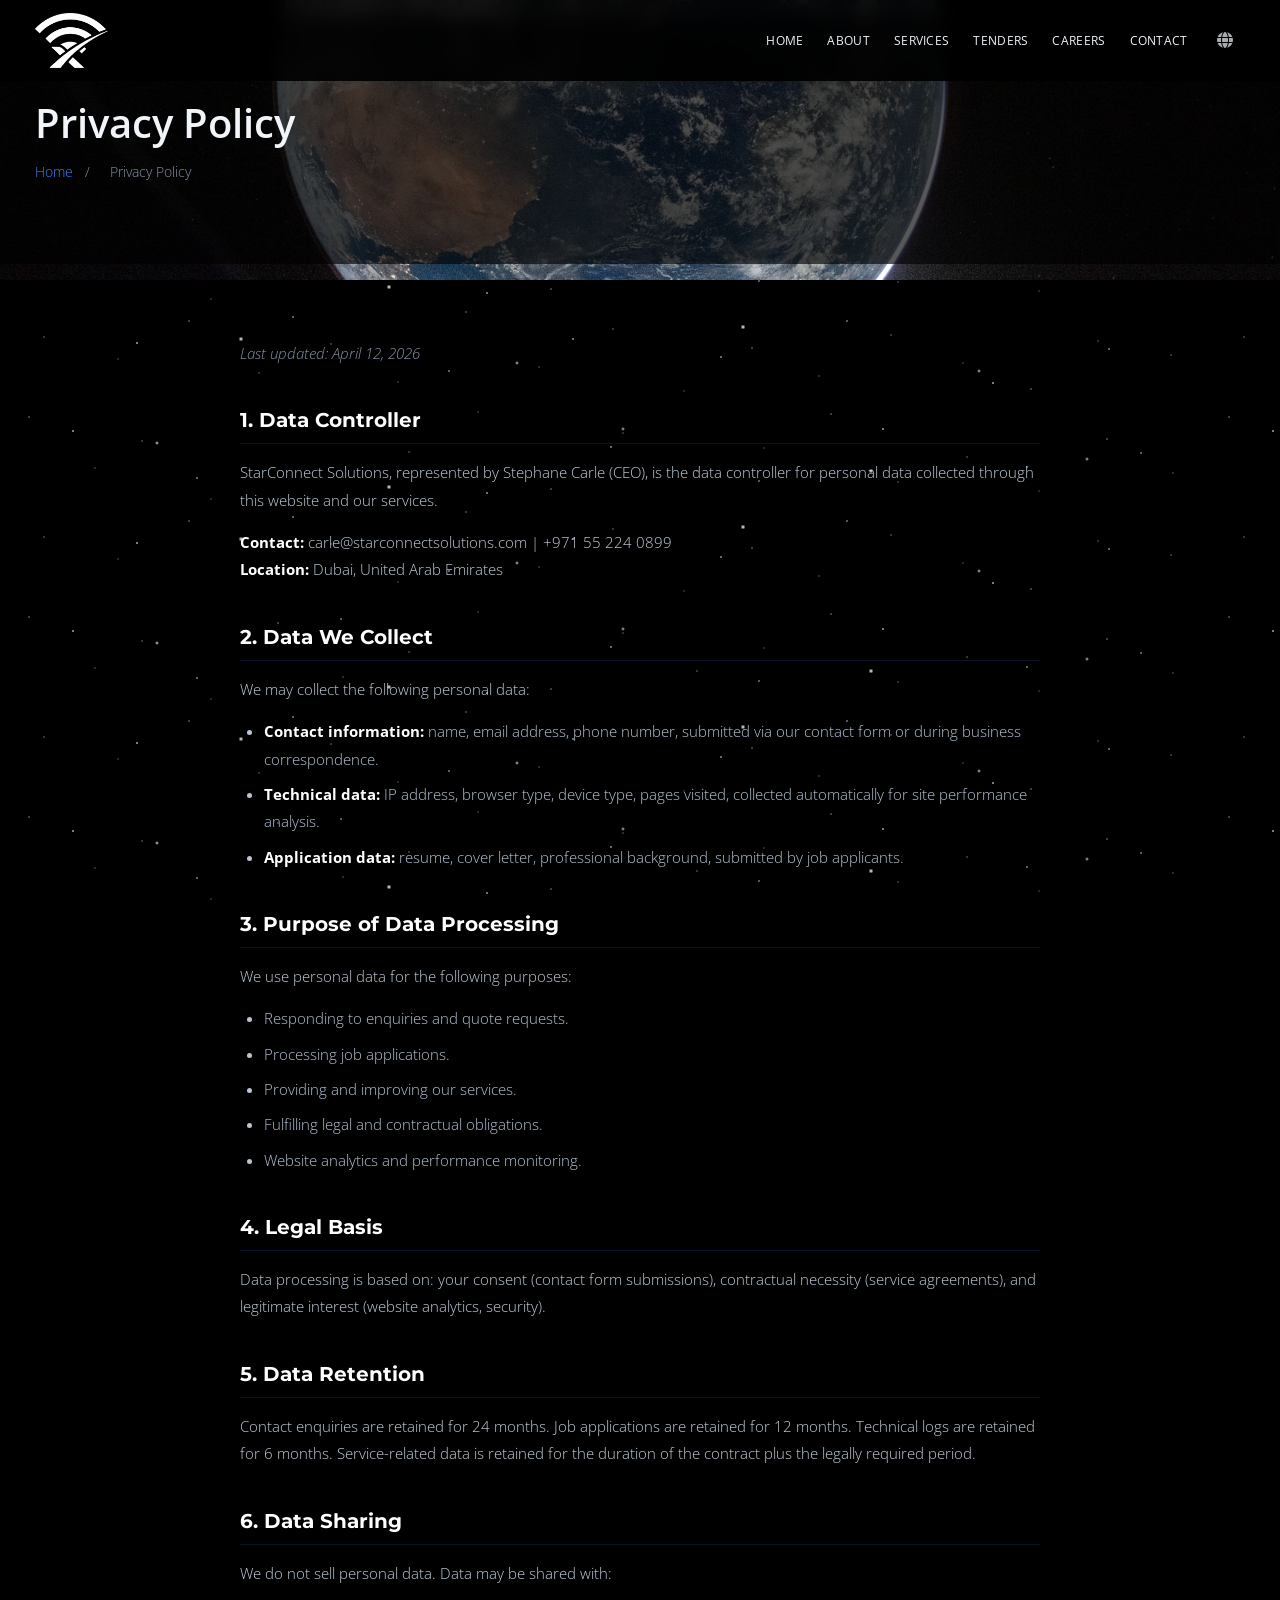
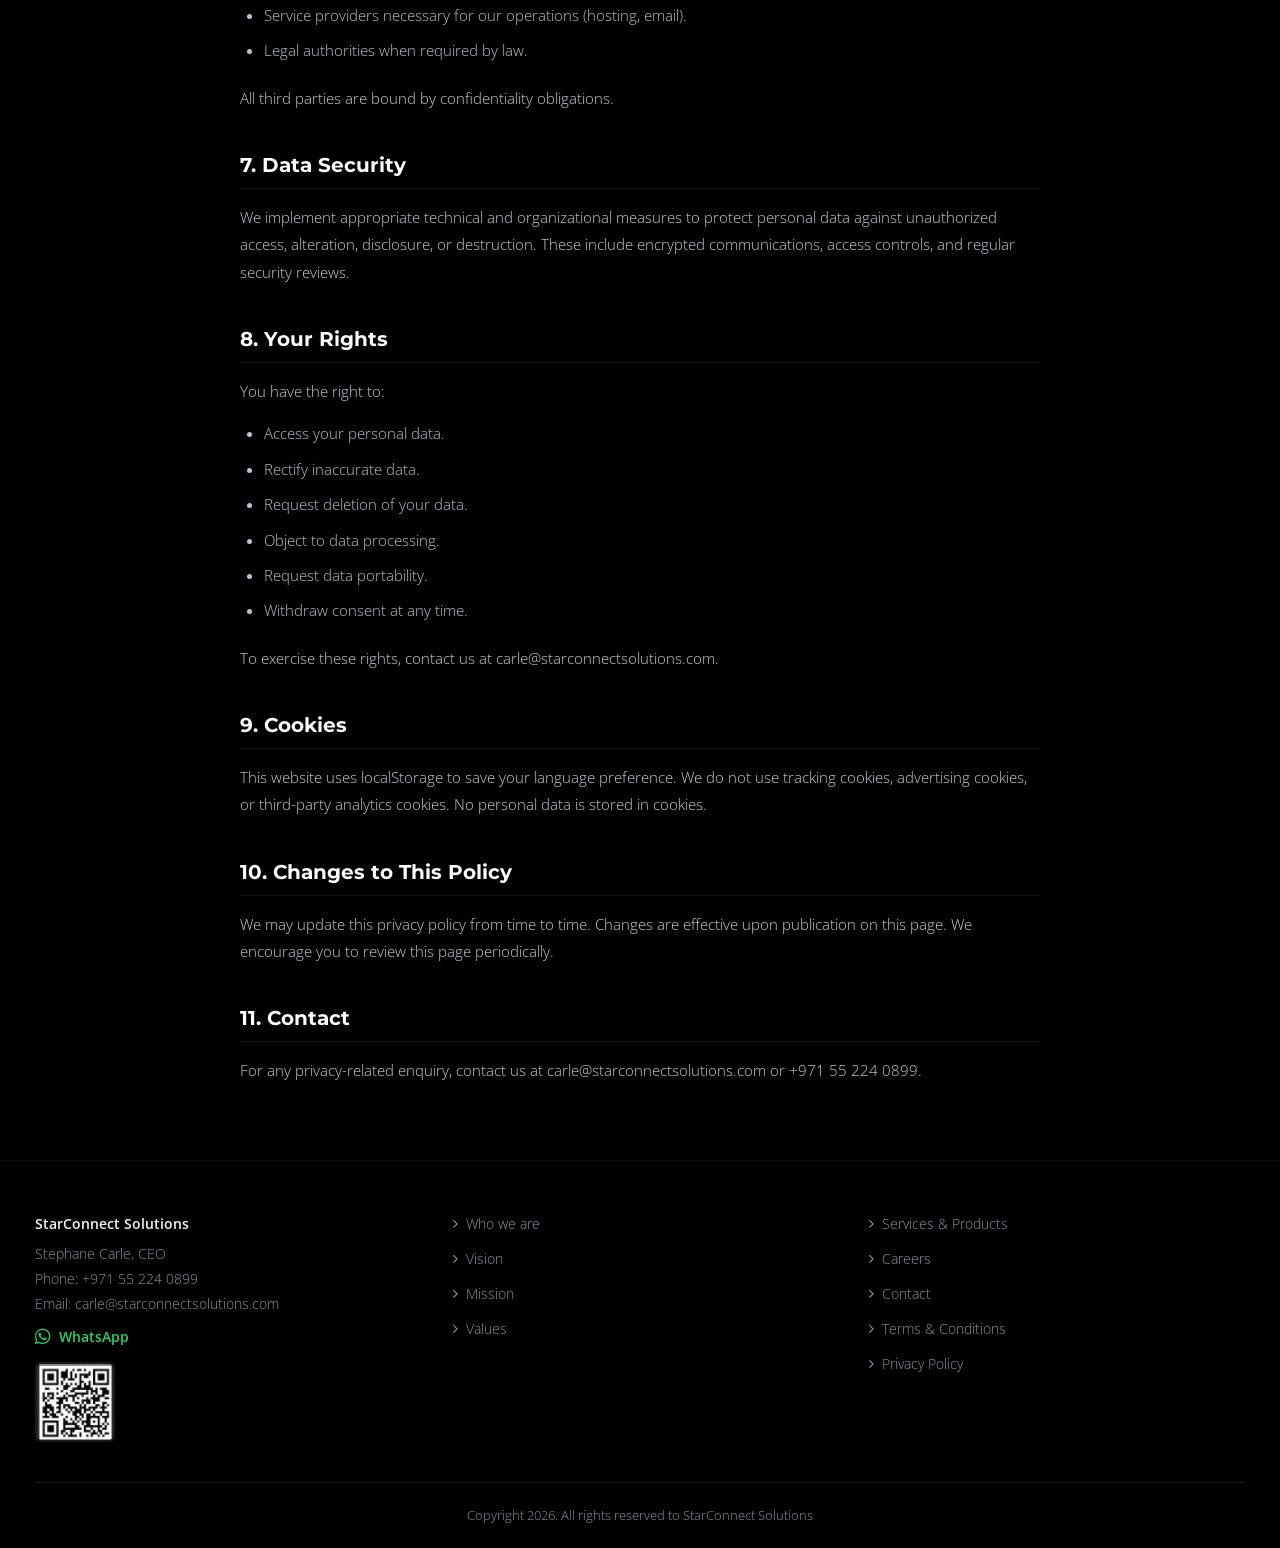
<file: privacy.html>
<!DOCTYPE html>
<html lang="en">
<head>
    <meta charset="UTF-8">
    <meta name="viewport" content="width=device-width, initial-scale=1.0">
    <title>Privacy Policy : StarConnect Solutions</title>
    <meta name="description" content="Politique de confidentialité de StarConnect Solutions : collecte, traitement et protection de vos données personnelles.">
    <link rel="preconnect" href="https://fonts.googleapis.com">
    <link rel="preconnect" href="https://fonts.gstatic.com" crossorigin>
    <link href="https://fonts.googleapis.com/css2?family=Open+Sans:wght@300;400;500;600;700&family=Montserrat:wght@400;500;600;700&family=Noto+Sans+Arabic:wght@400;600;700&family=Noto+Sans+Bengali:wght@400;600;700&display=swap" rel="stylesheet">
    <link rel="stylesheet" href="https://cdnjs.cloudflare.com/ajax/libs/font-awesome/6.5.1/css/all.min.css">
    <link rel="icon" type="image/png" href="assets/favicon.png?v=4">
    <link rel="stylesheet" href="style.css?v=38">
</head>
<body>

    <div class="space-bg">
        <div class="stars-small"></div>
        <div class="stars-medium"></div>
        <div class="stars-large"></div>
    </div>

    <header class="main-header">
        <div class="container">
            <div class="header-inner">
                <a href="index.html" class="logo">
                    <img src="assets/images/logo-starconnect.png" alt="StarConnect Solutions">
                </a>
                <nav class="main-nav">
                    <div class="mobile-lang">
                        <button class="mobile-lang-btn" aria-label="Language" type="button">
                            <svg width="18" height="18" viewBox="0 0 24 24" fill="none"><circle cx="12" cy="12" r="9" stroke="currentColor" stroke-width="1.5"/><path d="M3 12H21" stroke="currentColor" stroke-width="1.5"/><path d="M12 3C14.5 6 15.5 9 15.5 12C15.5 15 14.5 18 12 21" stroke="currentColor" stroke-width="1.5"/><path d="M12 3C9.5 6 8.5 9 8.5 12C8.5 15 9.5 18 12 21" stroke="currentColor" stroke-width="1.5"/></svg>
                            <span class="mobile-lang-current">EN</span>
                        </button>
                        <ul class="mobile-lang-menu">
                            <li><a href="#" class="lang-option" data-lang="en"><span class="flag flag-gb"></span> EN</a></li>
                            <li><a href="#" class="lang-option" data-lang="fr"><span class="flag flag-fr"></span> FR</a></li>
                            <li><a href="#" class="lang-option" data-lang="ar"><span class="flag flag-ae"></span> AR</a></li>
                            <li><a href="#" class="lang-option" data-lang="bn"><span class="flag flag-bd"></span> BN</a></li>
                        </ul>
                    </div>
                    <button class="mobile-toggle" aria-label="Menu">
                        <span></span><span></span><span></span>
                    </button>
                    <ul class="nav-menu">
                        <li><a href="index.html" data-i18n="nav.home">Home</a></li>
                        <li><a href="about.html" data-i18n="nav.about">About</a></li>
                        <li><a href="services.html" data-i18n="nav.services">Services</a></li>
                        <li><a href="tenders.html" data-i18n="nav.tenders">Tenders</a></li>
                        <li><a href="careers.html" data-i18n="nav.careers">Careers</a></li>
                        <li><a href="contact.html" data-i18n="nav.contact">Contact</a></li>
                        <li class="has-dropdown lang-dropdown">
                            <a href="#" class="lang-toggle"><i class="fa-solid fa-globe"></i></a>
                            <ul class="dropdown lang-menu">
                                <li><a href="#" class="lang-option" data-lang="en"><span class="flag flag-gb"></span> EN</a></li>
                                <li><a href="#" class="lang-option" data-lang="fr"><span class="flag flag-fr"></span> FR</a></li>
                                <li><a href="#" class="lang-option" data-lang="ar"><span class="flag flag-ae"></span> AR</a></li>
                                <li><a href="#" class="lang-option" data-lang="bn"><span class="flag flag-bd"></span> BN</a></li>
                            </ul>
                        </li>
                    </ul>
                </nav>
            </div>
        </div>
    </header>

    <section class="page-banner" style="background-image: url('assets/images/artemis-earth.jpg')">
        <div class="banner-overlay">
            <div class="container">
                <h1 data-i18n="footer.privacy">Privacy Policy</h1>
                <div class="breadcrumb">
                    <a href="index.html" data-i18n="nav.home">Home</a> <span>/</span> <span data-i18n="footer.privacy">Privacy Policy</span>
                </div>
            </div>
        </div>
    </section>

    <section class="page-section">
        <div class="container">
            <div class="legal-content">
                <p class="legal-date">Last updated: April 12, 2026</p>

                <h2>1. Data Controller</h2>
                <p>StarConnect Solutions, represented by Stephane Carle (CEO), is the data controller for personal data collected through this website and our services.</p>
                <p><strong>Contact:</strong> carle@starconnectsolutions.com | +971 55 224 0899<br>
                <strong>Location:</strong> Dubai, United Arab Emirates</p>

                <h2>2. Data We Collect</h2>
                <p>We may collect the following personal data:</p>
                <ul>
                    <li><strong>Contact information:</strong> name, email address, phone number, submitted via our contact form or during business correspondence.</li>
                    <li><strong>Technical data:</strong> IP address, browser type, device type, pages visited, collected automatically for site performance analysis.</li>
                    <li><strong>Application data:</strong> resume, cover letter, professional background, submitted by job applicants.</li>
                </ul>

                <h2>3. Purpose of Data Processing</h2>
                <p>We use personal data for the following purposes:</p>
                <ul>
                    <li>Responding to enquiries and quote requests.</li>
                    <li>Processing job applications.</li>
                    <li>Providing and improving our services.</li>
                    <li>Fulfilling legal and contractual obligations.</li>
                    <li>Website analytics and performance monitoring.</li>
                </ul>

                <h2>4. Legal Basis</h2>
                <p>Data processing is based on: your consent (contact form submissions), contractual necessity (service agreements), and legitimate interest (website analytics, security).</p>

                <h2>5. Data Retention</h2>
                <p>Contact enquiries are retained for 24 months. Job applications are retained for 12 months. Technical logs are retained for 6 months. Service-related data is retained for the duration of the contract plus the legally required period.</p>

                <h2>6. Data Sharing</h2>
                <p>We do not sell personal data. Data may be shared with:</p>
                <ul>
                    <li>Service providers necessary for our operations (hosting, email).</li>
                    <li>Legal authorities when required by law.</li>
                </ul>
                <p>All third parties are bound by confidentiality obligations.</p>

                <h2>7. Data Security</h2>
                <p>We implement appropriate technical and organizational measures to protect personal data against unauthorized access, alteration, disclosure, or destruction. These include encrypted communications, access controls, and regular security reviews.</p>

                <h2>8. Your Rights</h2>
                <p>You have the right to:</p>
                <ul>
                    <li>Access your personal data.</li>
                    <li>Rectify inaccurate data.</li>
                    <li>Request deletion of your data.</li>
                    <li>Object to data processing.</li>
                    <li>Request data portability.</li>
                    <li>Withdraw consent at any time.</li>
                </ul>
                <p>To exercise these rights, contact us at carle@starconnectsolutions.com.</p>

                <h2>9. Cookies</h2>
                <p>This website uses localStorage to save your language preference. We do not use tracking cookies, advertising cookies, or third-party analytics cookies. No personal data is stored in cookies.</p>

                <h2>10. Changes to This Policy</h2>
                <p>We may update this privacy policy from time to time. Changes are effective upon publication on this page. We encourage you to review this page periodically.</p>

                <h2>11. Contact</h2>
                <p>For any privacy-related enquiry, contact us at carle@starconnectsolutions.com or +971 55 224 0899.</p>
            </div>
        </div>
    </section>

    <footer class="main-footer">
        <div class="container">
            <div class="footer-grid">
                <div class="footer-col footer-contact">
                    <p class="footer-company" data-i18n="footer.company">StarConnect Solutions</p>
                    <p data-i18n="footer.ceo">Stephane Carle, CEO</p>
                    <p data-i18n="footer.phone">Phone: +971 55 224 0899</p>
                    <p data-i18n="footer.email">Email: carle@starconnectsolutions.com</p>
                    <a href="https://wa.me/971552240899" class="whatsapp-link"><i class="fa-brands fa-whatsapp"></i> <span data-i18n="footer.whatsapp">WhatsApp</span></a>
                    <div class="footer-qr">
                        <img src="assets/images/qrcode.png" alt="QR Code WhatsApp" loading="lazy" decoding="async">
                    </div>
                </div>
                <div class="footer-col">
                    <ul>
                        <li><a href="about.html"><i class="fa-solid fa-chevron-right"></i> <span data-i18n="footer.whoweare">Who we are</span></a></li>
                        <li><a href="about.html"><i class="fa-solid fa-chevron-right"></i> <span data-i18n="footer.vision">Vision</span></a></li>
                        <li><a href="about.html"><i class="fa-solid fa-chevron-right"></i> <span data-i18n="footer.mission">Mission</span></a></li>
                        <li><a href="about.html"><i class="fa-solid fa-chevron-right"></i> <span data-i18n="footer.values">Values</span></a></li>
                    </ul>
                </div>
                <div class="footer-col">
                    <ul>
                        <li><a href="services.html"><i class="fa-solid fa-chevron-right"></i> <span data-i18n="footer.services">Services & Products</span></a></li>
                        <li><a href="careers.html"><i class="fa-solid fa-chevron-right"></i> <span data-i18n="footer.careers">Careers</span></a></li>
                        <li><a href="contact.html"><i class="fa-solid fa-chevron-right"></i> <span data-i18n="footer.contact">Contact</span></a></li>
                        <li><a href="terms.html"><i class="fa-solid fa-chevron-right"></i> <span data-i18n="footer.terms">Terms & Conditions</span></a></li>
                        <li><a href="privacy.html"><i class="fa-solid fa-chevron-right"></i> <span data-i18n="footer.privacy">Privacy Policy</span></a></li>
                    </ul>
                </div>
            </div>
            <div class="footer-bottom">
                <p data-i18n="footer.copyright">Copyright 2026. All rights reserved to StarConnect Solutions</p>
            </div>
        </div>
    </footer>

    <script src="i18n.js?v=38"></script>
    <script src="i18n-extra.js?v=38"></script>
    <script src="script.js?v=39"></script>
</body>
</html>
</file>
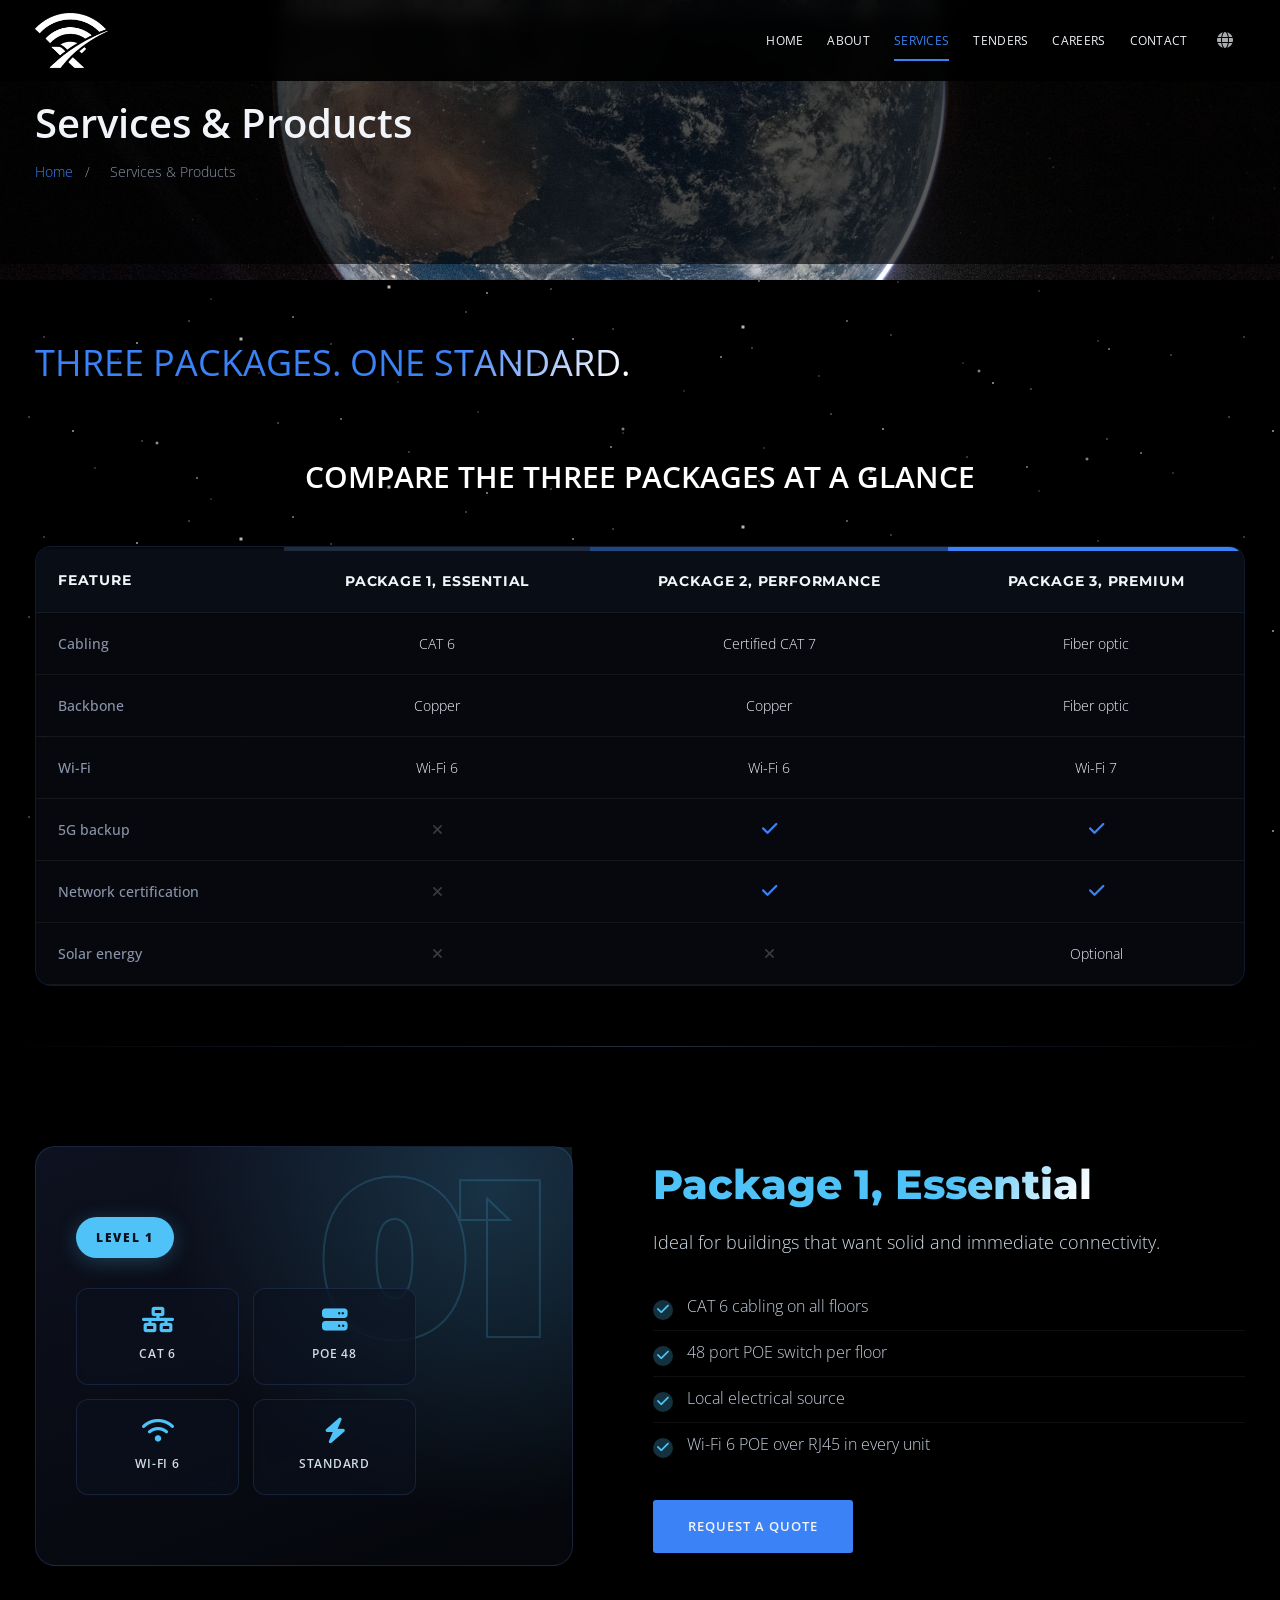
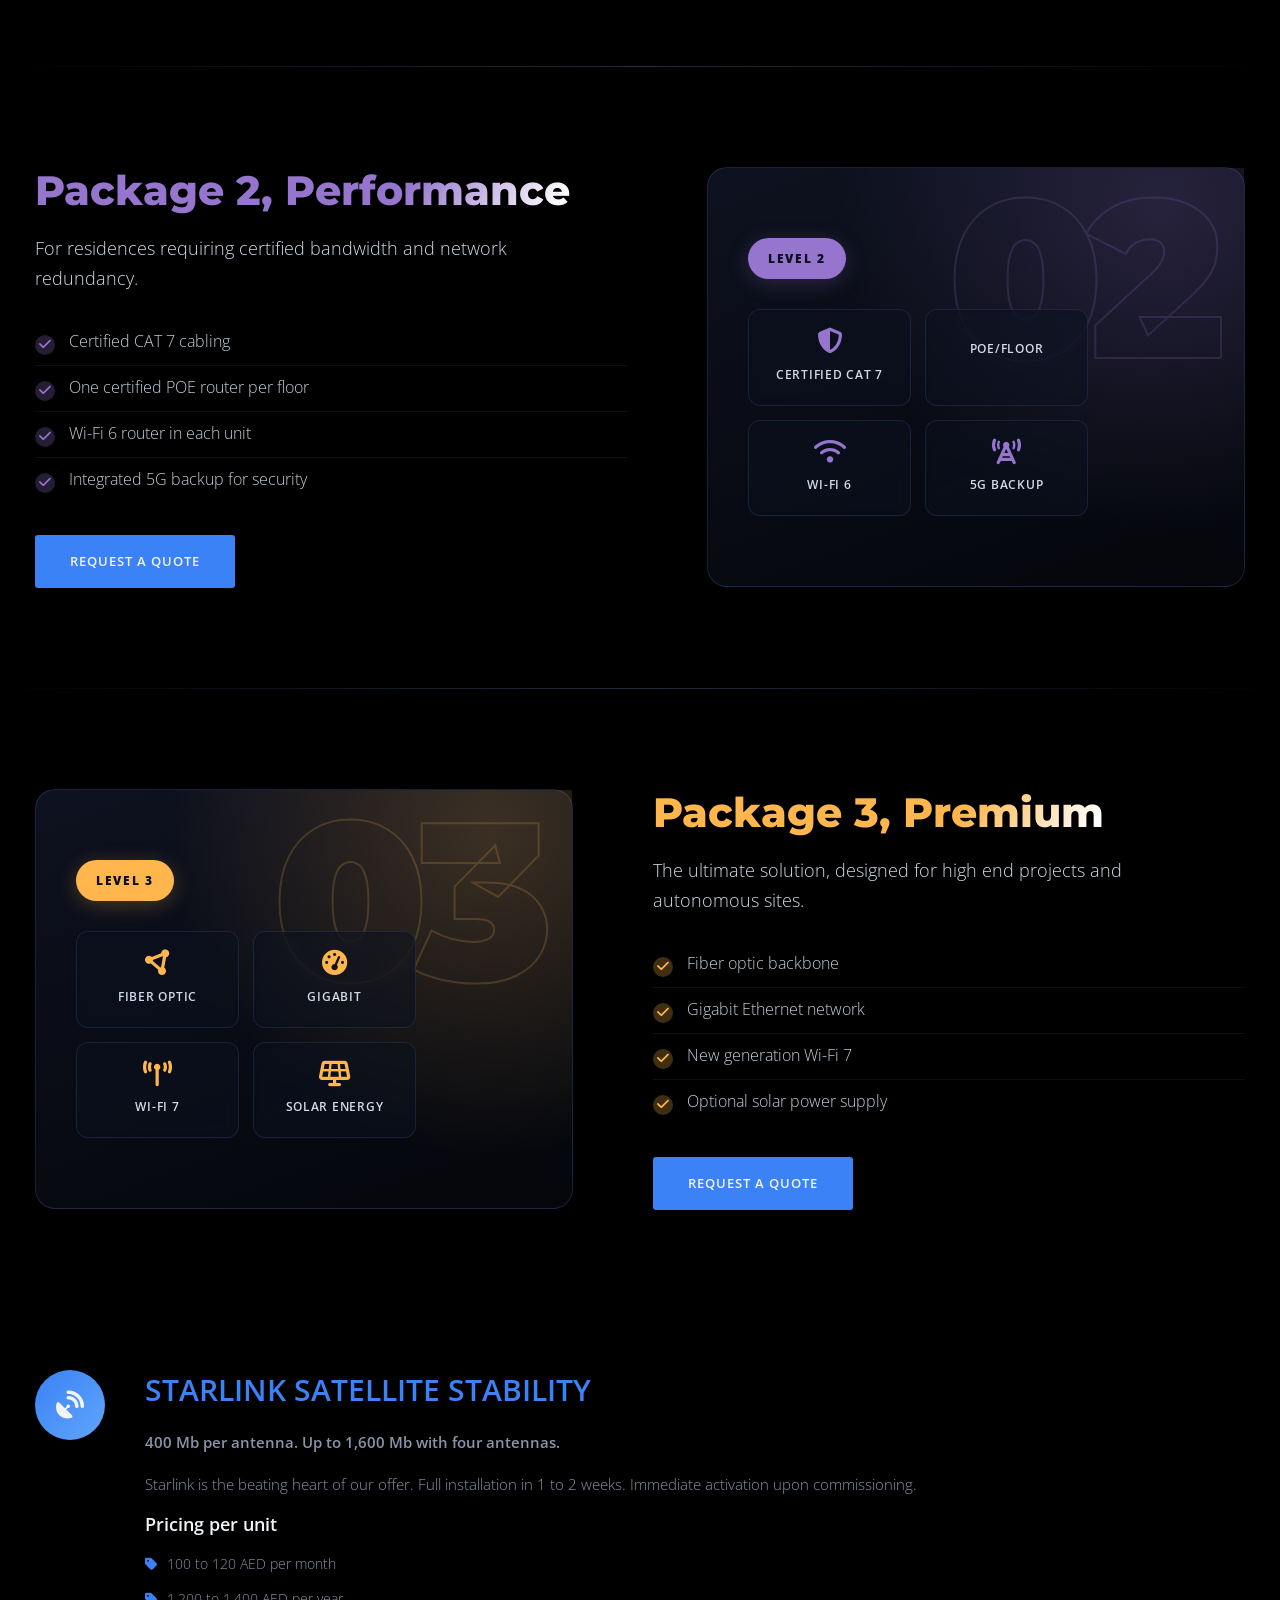
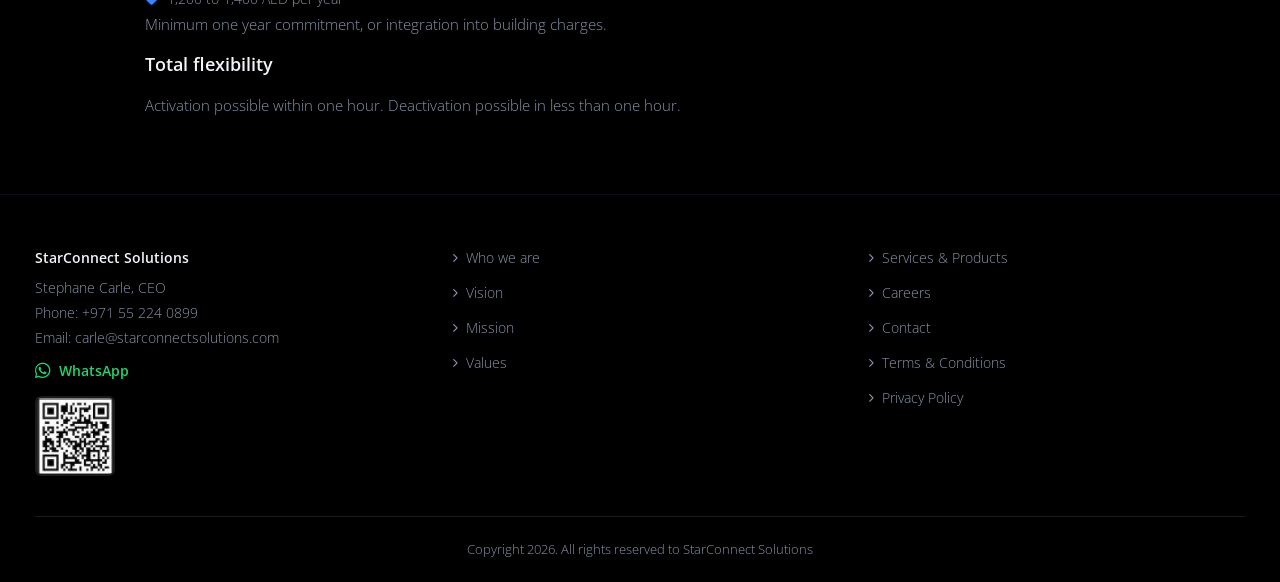
<file: services.html>
<!DOCTYPE html>
<html lang="en">
<head>
    <meta charset="UTF-8">
    <meta name="viewport" content="width=device-width, initial-scale=1.0">
    <title>Services : StarConnect Solutions</title>
    <meta name="description" content="Trois packages de connectivité Starlink pour vos immeubles : CAT 6, CAT 7 certifié, fibre optique. 400 Mb par antenne à Dubai et UAE.">
    <link rel="preconnect" href="https://fonts.googleapis.com">
    <link rel="preconnect" href="https://fonts.gstatic.com" crossorigin>
    <link href="https://fonts.googleapis.com/css2?family=Open+Sans:wght@300;400;500;600;700&family=Montserrat:wght@400;500;600;700&family=Noto+Sans+Arabic:wght@400;600;700&family=Noto+Sans+Bengali:wght@400;600;700&display=swap" rel="stylesheet">
    <link rel="stylesheet" href="https://cdnjs.cloudflare.com/ajax/libs/font-awesome/6.5.1/css/all.min.css">
    <link rel="icon" type="image/png" href="assets/favicon.png?v=4">
    
    <!-- Open Graph / Social Media -->
    <meta property="og:type" content="website">
    <meta property="og:title" content="Services : StarConnect Solutions">
    <meta property="og:description" content="Trois packages réseau sur mesure. CAT 6, CAT 7 certifié, fibre optique. Starlink 400 Mb par antenne.">
    <meta property="og:image" content="https://starconnectsolutions.com/assets/images/og-image.jpg">
    <meta property="og:url" content="https://starconnectsolutions.com/services.html">
    <meta name="twitter:card" content="summary_large_image">
    <meta name="twitter:title" content="Services : StarConnect Solutions">
    <meta name="twitter:description" content="Trois packages réseau sur mesure. CAT 6, CAT 7 certifié, fibre optique. Starlink 400 Mb par antenne.">
    <meta name="twitter:image" content="https://starconnectsolutions.com/assets/images/og-image.jpg">
    <link rel="stylesheet" href="style.css?v=38">
</head>
<body data-page-title-key="services.title">

    <div class="space-bg">
        <div class="stars-small"></div>
        <div class="stars-medium"></div>
        <div class="stars-large"></div>
    </div>

    <header class="main-header">
        <div class="container">
            <div class="header-inner">
                <a href="index.html" class="logo">
                    <img src="assets/images/logo-starconnect.png" alt="StarConnect Solutions">
                </a>
                <nav class="main-nav">
                    <div class="mobile-lang">
                        <button class="mobile-lang-btn" aria-label="Language" type="button">
                            <svg width="18" height="18" viewBox="0 0 24 24" fill="none"><circle cx="12" cy="12" r="9" stroke="currentColor" stroke-width="1.5"/><path d="M3 12H21" stroke="currentColor" stroke-width="1.5"/><path d="M12 3C14.5 6 15.5 9 15.5 12C15.5 15 14.5 18 12 21" stroke="currentColor" stroke-width="1.5"/><path d="M12 3C9.5 6 8.5 9 8.5 12C8.5 15 9.5 18 12 21" stroke="currentColor" stroke-width="1.5"/></svg>
                            <span class="mobile-lang-current">EN</span>
                        </button>
                        <ul class="mobile-lang-menu">
                            <li><a href="#" class="lang-option" data-lang="en"><span class="flag flag-gb"></span> EN</a></li>
                            <li><a href="#" class="lang-option" data-lang="fr"><span class="flag flag-fr"></span> FR</a></li>
                            <li><a href="#" class="lang-option" data-lang="ar"><span class="flag flag-ae"></span> AR</a></li>
                            <li><a href="#" class="lang-option" data-lang="bn"><span class="flag flag-bd"></span> BN</a></li>
                        </ul>
                    </div>
                    <button class="mobile-toggle" aria-label="Menu">
                        <span></span><span></span><span></span>
                    </button>
                    <ul class="nav-menu">
                        <li><a href="index.html" data-i18n="nav.home">Home</a></li>
                        <li><a href="about.html" data-i18n="nav.about">About</a></li>
                        <li class="active"><a href="services.html" data-i18n="nav.services">Services</a></li>
                        <li><a href="tenders.html" data-i18n="nav.tenders">Tenders</a></li>
                        <li><a href="careers.html" data-i18n="nav.careers">Careers</a></li>
                        <li><a href="contact.html" data-i18n="nav.contact">Contact</a></li>
                        <li class="has-dropdown lang-dropdown">
                            <a href="#" class="lang-toggle"><i class="fa-solid fa-globe"></i></a>
                            <ul class="dropdown lang-menu">
                                <li><a href="#" class="lang-option" data-lang="en"><span class="flag flag-gb"></span> EN</a></li>
                                <li><a href="#" class="lang-option" data-lang="fr"><span class="flag flag-fr"></span> FR</a></li>
                                <li><a href="#" class="lang-option" data-lang="ar"><span class="flag flag-ae"></span> AR</a></li>
                                <li><a href="#" class="lang-option" data-lang="bn"><span class="flag flag-bd"></span> BN</a></li>
                            </ul>
                        </li>
                    </ul>
                </nav>
            </div>
        </div>
    </header>

    <section class="page-banner" style="background-image: url('assets/images/artemis-earth.jpg')">
        <div class="banner-overlay">
            <div class="container">
                <h1 data-i18n="services.title">Services & Products</h1>
                <div class="breadcrumb">
                    <a href="index.html" data-i18n="nav.home">Home</a> <span>/</span> <span data-i18n="services.title">Services & Products</span>
                </div>
            </div>
        </div>
    </section>

    <section class="page-section">
        <div class="container">
            <h2 class="section-title" data-i18n="services.heading">Three packages. One standard.</h2>

            <h3 class="section-title-left services-compare-heading" style="margin-top: 40px; text-align: center;" data-i18n="services.compare.title">Compare the three packages at a glance</h3>
            <div class="comparison-wrapper">
                <table class="comparison-table">
                    <thead>
                        <tr>
                            <th data-i18n="services.compare.feature">Feature</th>
                            <th class="pkg-col-1" data-i18n="home.pkg1.title">Package 1</th>
                            <th class="pkg-col-2" data-i18n="home.pkg2.title">Package 2</th>
                            <th class="pkg-col-3" data-i18n="home.pkg3.title">Package 3</th>
                        </tr>
                    </thead>
                    <tbody>
                        <tr>
                            <td class="feature-cell" data-i18n="services.compare.cabling">Cabling</td>
                            <td class="value-cell" data-i18n="services.compare.val.cat6">CAT 6</td>
                            <td class="value-cell" data-i18n="services.compare.val.cat7">Certified CAT 7</td>
                            <td class="value-cell" data-i18n="services.compare.val.fiber">Fiber optic</td>
                        </tr>
                        <tr>
                            <td class="feature-cell" data-i18n="services.compare.backbone">Backbone</td>
                            <td class="value-cell" data-i18n="services.compare.val.cuivre">Copper</td>
                            <td class="value-cell" data-i18n="services.compare.val.cuivre">Copper</td>
                            <td class="value-cell" data-i18n="services.compare.val.fiber">Fiber optic</td>
                        </tr>
                        <tr>
                            <td class="feature-cell" data-i18n="services.compare.wifi">Wi-Fi</td>
                            <td class="value-cell" data-i18n="services.compare.val.wifi6">Wi-Fi 6</td>
                            <td class="value-cell" data-i18n="services.compare.val.wifi6">Wi-Fi 6</td>
                            <td class="value-cell" data-i18n="services.compare.val.wifi7">Wi-Fi 7</td>
                        </tr>
                        <tr>
                            <td class="feature-cell" data-i18n="services.compare.backup">5G backup</td>
                            <td class="value-cell check-no"><i class="fa-solid fa-xmark"></i></td>
                            <td class="value-cell check-yes"><i class="fa-solid fa-check"></i></td>
                            <td class="value-cell check-yes"><i class="fa-solid fa-check"></i></td>
                        </tr>
                        <tr>
                            <td class="feature-cell" data-i18n="services.compare.cert">Network certification</td>
                            <td class="value-cell check-no"><i class="fa-solid fa-xmark"></i></td>
                            <td class="value-cell check-yes"><i class="fa-solid fa-check"></i></td>
                            <td class="value-cell check-yes"><i class="fa-solid fa-check"></i></td>
                        </tr>
                        <tr>
                            <td class="feature-cell" data-i18n="services.compare.solar">Solar energy</td>
                            <td class="value-cell check-no"><i class="fa-solid fa-xmark"></i></td>
                            <td class="value-cell check-no"><i class="fa-solid fa-xmark"></i></td>
                            <td class="value-cell" data-i18n="services.compare.val.option">Optional</td>
                        </tr>
                    </tbody>
                </table>
            </div>
        </div>
    </section>

    <!-- Package 1 : Essential -->
    <section class="package-showcase pkg-1" id="pkg1">
        <div class="container">
            <div class="package-showcase-grid">
                <div class="package-showcase-visual">
                    <span class="edge-light"></span>
                    <div class="package-number">01</div>
                    <span class="package-badge-large" data-i18n="home.pkg.badge1">Level 1</span>
                    <div class="package-icons-grid">
                        <div class="package-icon-card">
                            <i class="fa-solid fa-network-wired"></i>
                            <span data-i18n="services.compare.val.cat6">CAT 6</span>
                        </div>
                        <div class="package-icon-card">
                            <i class="fa-solid fa-server"></i>
                            <span data-i18n="services.compare.val.poe48">POE 48</span>
                        </div>
                        <div class="package-icon-card">
                            <i class="fa-solid fa-wifi"></i>
                            <span data-i18n="services.compare.val.wifi6">Wi-Fi 6</span>
                        </div>
                        <div class="package-icon-card">
                            <i class="fa-solid fa-bolt"></i>
                            <span data-i18n="services.compare.val.standard">Standard</span>
                        </div>
                    </div>
                </div>
                <div class="package-showcase-content">
                    <h2 class="package-showcase-title" data-i18n="services.pkg1.title">Package 1, Essential</h2>
                    <p class="package-showcase-lead" data-i18n="services.pkg1.intro">Ideal for buildings that want solid and immediate connectivity.</p>
                    <ul class="package-showcase-features">
                        <li><i class="fa-solid fa-check"></i> <span data-i18n="services.pkg1.i1">CAT 6 cabling on all floors</span></li>
                        <li><i class="fa-solid fa-check"></i> <span data-i18n="services.pkg1.i2">48 port POE switch per floor</span></li>
                        <li><i class="fa-solid fa-check"></i> <span data-i18n="services.pkg1.i3">Local electrical source</span></li>
                        <li><i class="fa-solid fa-check"></i> <span data-i18n="services.pkg1.i4">Wi-Fi 6 POE over RJ45 in every unit</span></li>
                    </ul>
                    <a href="contact.html" class="btn-primary" data-i18n="home.cta2">Request a quote</a>
                </div>
            </div>
        </div>
    </section>

    <!-- Package 2 : Performance (reversed) -->
    <section class="package-showcase pkg-2 reverse" id="pkg2">
        <div class="container">
            <div class="package-showcase-grid">
                <div class="package-showcase-visual">
                    <span class="edge-light"></span>
                    <div class="package-number">02</div>
                    <span class="package-badge-large" data-i18n="home.pkg.badge2">Level 2</span>
                    <div class="package-icons-grid">
                        <div class="package-icon-card">
                            <i class="fa-solid fa-shield-halved"></i>
                            <span data-i18n="services.compare.val.cat7">CAT 7</span>
                        </div>
                        <div class="package-icon-card">
                            <i class="fa-solid fa-router"></i>
                            <span data-i18n="services.compare.val.poefloor">POE/Floor</span>
                        </div>
                        <div class="package-icon-card">
                            <i class="fa-solid fa-wifi"></i>
                            <span data-i18n="services.compare.val.wifi6">Wi-Fi 6</span>
                        </div>
                        <div class="package-icon-card">
                            <i class="fa-solid fa-tower-cell"></i>
                            <span data-i18n="services.compare.backup">5G</span>
                        </div>
                    </div>
                </div>
                <div class="package-showcase-content">
                    <h2 class="package-showcase-title" data-i18n="services.pkg2.title">Package 2, Performance</h2>
                    <p class="package-showcase-lead" data-i18n="services.pkg2.intro">For residences requiring certified bandwidth and network redundancy.</p>
                    <ul class="package-showcase-features">
                        <li><i class="fa-solid fa-check"></i> <span data-i18n="services.pkg2.i1">Certified CAT 7 cabling</span></li>
                        <li><i class="fa-solid fa-check"></i> <span data-i18n="services.pkg2.i2">One certified POE router per floor</span></li>
                        <li><i class="fa-solid fa-check"></i> <span data-i18n="services.pkg2.i3">Wi-Fi 6 router in each unit</span></li>
                        <li><i class="fa-solid fa-check"></i> <span data-i18n="services.pkg2.i4">Integrated 5G backup for security</span></li>
                    </ul>
                    <a href="contact.html" class="btn-primary" data-i18n="home.cta2">Request a quote</a>
                </div>
            </div>
        </div>
    </section>

    <!-- Package 3 : Premium -->
    <section class="package-showcase pkg-3" id="pkg3">
        <div class="container">
            <div class="package-showcase-grid">
                <div class="package-showcase-visual">
                    <span class="edge-light"></span>
                    <div class="package-number">03</div>
                    <span class="package-badge-large" data-i18n="home.pkg.badge3">Level 3</span>
                    <div class="package-icons-grid">
                        <div class="package-icon-card">
                            <i class="fa-solid fa-circle-nodes"></i>
                            <span data-i18n="services.compare.val.fiber">Fiber</span>
                        </div>
                        <div class="package-icon-card">
                            <i class="fa-solid fa-gauge-high"></i>
                            <span data-i18n="services.compare.val.gigabit">Gigabit</span>
                        </div>
                        <div class="package-icon-card">
                            <i class="fa-solid fa-tower-broadcast"></i>
                            <span data-i18n="services.compare.val.wifi7">Wi-Fi 7</span>
                        </div>
                        <div class="package-icon-card">
                            <i class="fa-solid fa-solar-panel"></i>
                            <span data-i18n="services.compare.solar">Solar</span>
                        </div>
                    </div>
                </div>
                <div class="package-showcase-content">
                    <h2 class="package-showcase-title" data-i18n="services.pkg3.title">Package 3, Premium</h2>
                    <p class="package-showcase-lead" data-i18n="services.pkg3.intro">The ultimate solution, designed for high end projects and autonomous sites.</p>
                    <ul class="package-showcase-features">
                        <li><i class="fa-solid fa-check"></i> <span data-i18n="services.pkg3.i1">Fiber optic backbone</span></li>
                        <li><i class="fa-solid fa-check"></i> <span data-i18n="services.pkg3.i2">Gigabit Ethernet network</span></li>
                        <li><i class="fa-solid fa-check"></i> <span data-i18n="services.pkg3.i3">New generation Wi-Fi 7</span></li>
                        <li><i class="fa-solid fa-check"></i> <span data-i18n="services.pkg3.i4">Optional solar power supply</span></li>
                    </ul>
                    <a href="contact.html" class="btn-primary" data-i18n="home.cta2">Request a quote</a>
                </div>
            </div>
        </div>
    </section>

    <section class="page-section bg-light" id="starlink">
        <div class="container">
            <div class="service-block">
                <div class="service-icon"><i class="fa-solid fa-satellite-dish"></i></div>
                <div class="service-content">
                    <h2 class="section-title-left" data-i18n="services.starlink.title">Starlink satellite stability</h2>
                    <p class="lead-text" data-i18n="services.starlink.headline">400 Mb per antenna. Up to 1,600 Mb with four antennas.</p>
                    <p data-i18n="services.starlink.text">Starlink is the beating heart of our offer. Full installation in 1 to 2 weeks. Immediate activation upon commissioning.</p>

                    <h3 data-i18n="services.starlink.pricing">Pricing per unit</h3>
                    <ul class="service-list">
                        <li><i class="fa-solid fa-tag"></i> <span data-i18n="services.starlink.price1">100 to 120 AED per month</span></li>
                        <li><i class="fa-solid fa-tag"></i> <span data-i18n="services.starlink.price2">1,200 to 1,400 AED per year</span></li>
                    </ul>
                    <p data-i18n="services.starlink.engagement">Minimum one year commitment, or integration into building charges.</p>

                    <h3 data-i18n="services.starlink.flex">Total flexibility</h3>
                    <p data-i18n="services.starlink.flex.text">Activation possible within one hour. Deactivation possible in less than one hour.</p>
                </div>
            </div>
        </div>
    </section>

    <footer class="main-footer">
        <div class="container">
            <div class="footer-grid">
                <div class="footer-col footer-contact">
                    <p class="footer-company" data-i18n="footer.company">StarConnect Solutions</p>
                    <p data-i18n="footer.ceo">Stephane Carle, CEO</p>
                    <p data-i18n="footer.phone">Phone: +971 55 224 0899</p>
                    <p data-i18n="footer.email">Email: carle@starconnectsolutions.com</p>
                    <a href="https://wa.me/971552240899" class="whatsapp-link"><i class="fa-brands fa-whatsapp"></i> <span data-i18n="footer.whatsapp">WhatsApp</span></a>
                    <div class="footer-qr">
                        <img src="assets/images/qrcode.png" alt="QR Code WhatsApp" loading="lazy" decoding="async">
                    </div>
                </div>
                <div class="footer-col">
                    <ul>
                        <li><a href="about.html"><i class="fa-solid fa-chevron-right"></i> <span data-i18n="footer.whoweare">Who we are</span></a></li>
                        <li><a href="about.html"><i class="fa-solid fa-chevron-right"></i> <span data-i18n="footer.vision">Vision</span></a></li>
                        <li><a href="about.html"><i class="fa-solid fa-chevron-right"></i> <span data-i18n="footer.mission">Mission</span></a></li>
                        <li><a href="about.html"><i class="fa-solid fa-chevron-right"></i> <span data-i18n="footer.values">Values</span></a></li>
                    </ul>
                </div>
                <div class="footer-col">
                    <ul>
                        <li><a href="services.html"><i class="fa-solid fa-chevron-right"></i> <span data-i18n="footer.services">Services & Products</span></a></li>
                        <li><a href="careers.html"><i class="fa-solid fa-chevron-right"></i> <span data-i18n="footer.careers">Careers</span></a></li>
                        <li><a href="contact.html"><i class="fa-solid fa-chevron-right"></i> <span data-i18n="footer.contact">Contact</span></a></li>
                        <li><a href="terms.html"><i class="fa-solid fa-chevron-right"></i> <span data-i18n="footer.terms">Terms & Conditions</span></a></li>
                        <li><a href="privacy.html"><i class="fa-solid fa-chevron-right"></i> <span data-i18n="footer.privacy">Privacy Policy</span></a></li>
                    </ul>
                </div>
            </div>
            <div class="footer-bottom">
                <p data-i18n="footer.copyright">Copyright 2026. All rights reserved to StarConnect Solutions</p>
            </div>
        </div>
    </footer>

    <script src="i18n.js?v=38"></script>
    <script src="i18n-extra.js?v=38"></script>
    <script src="script.js?v=39"></script>
</body>
</html>
</file>
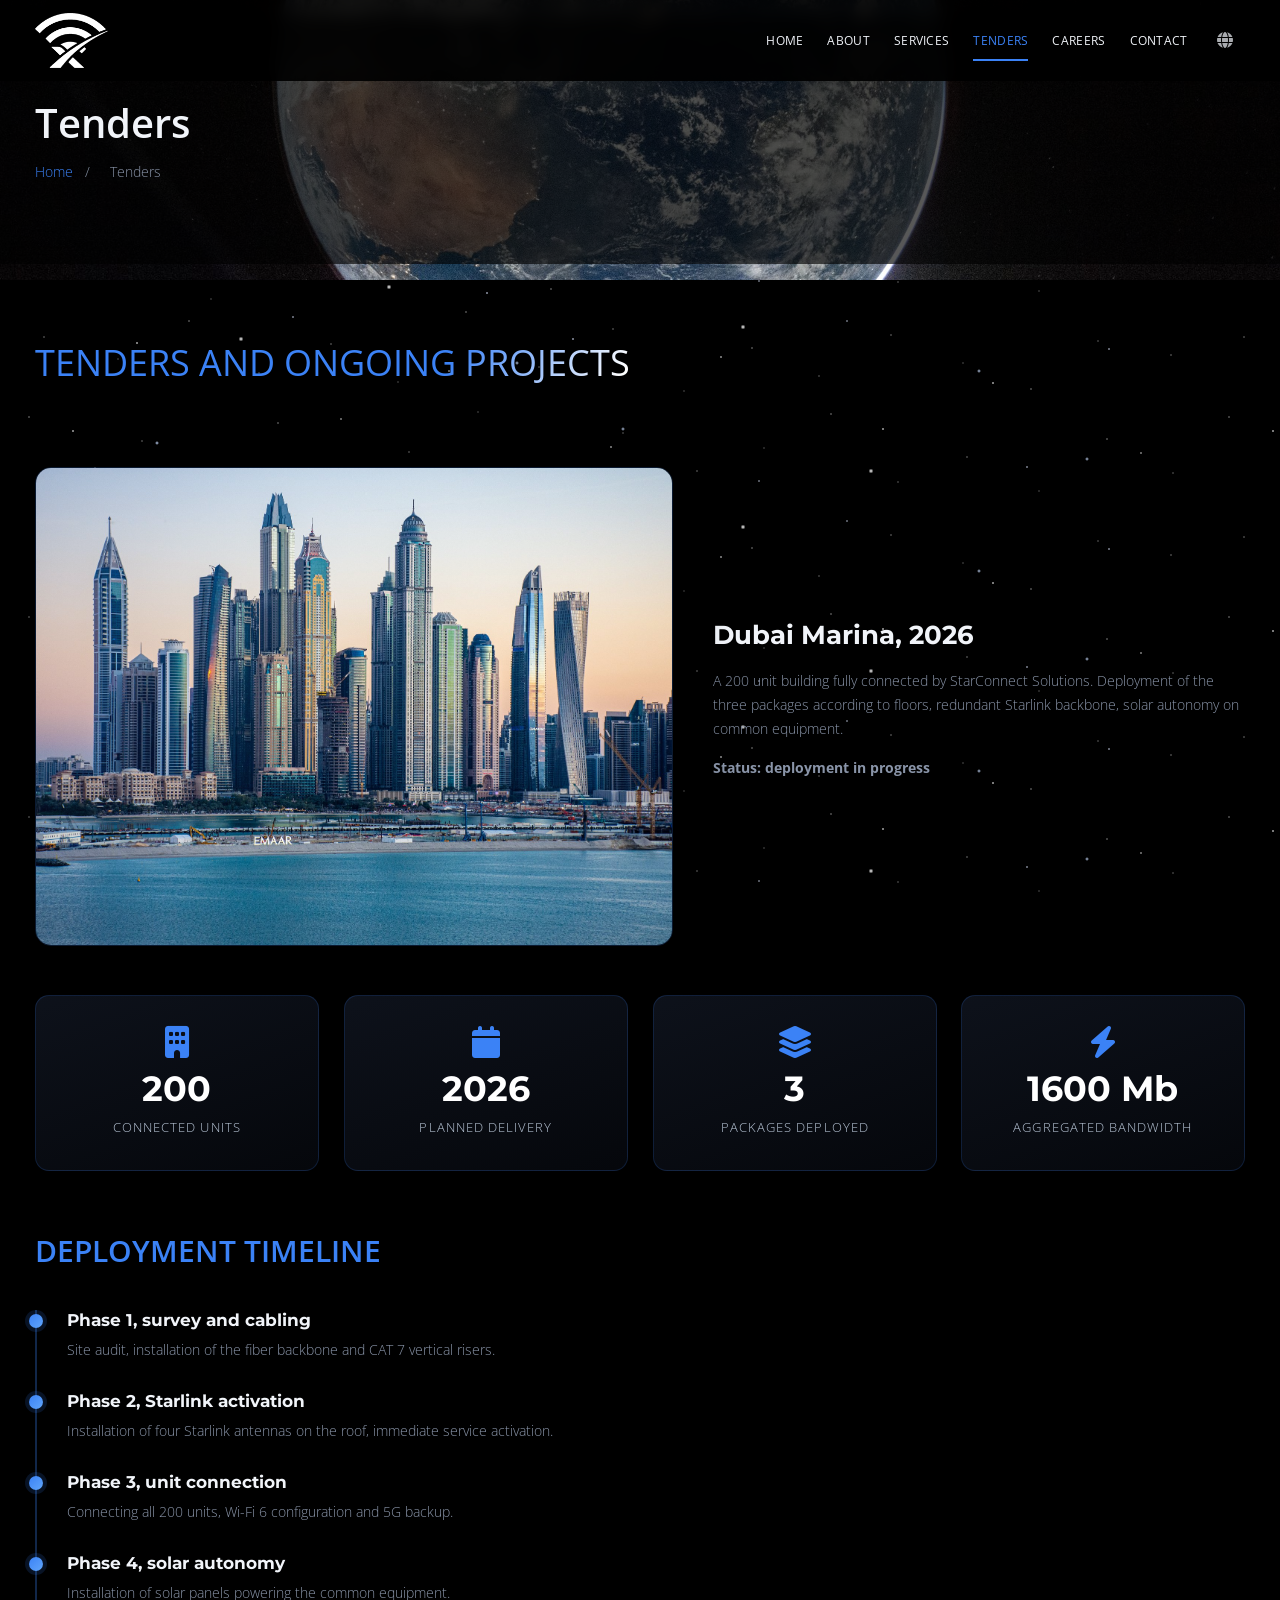
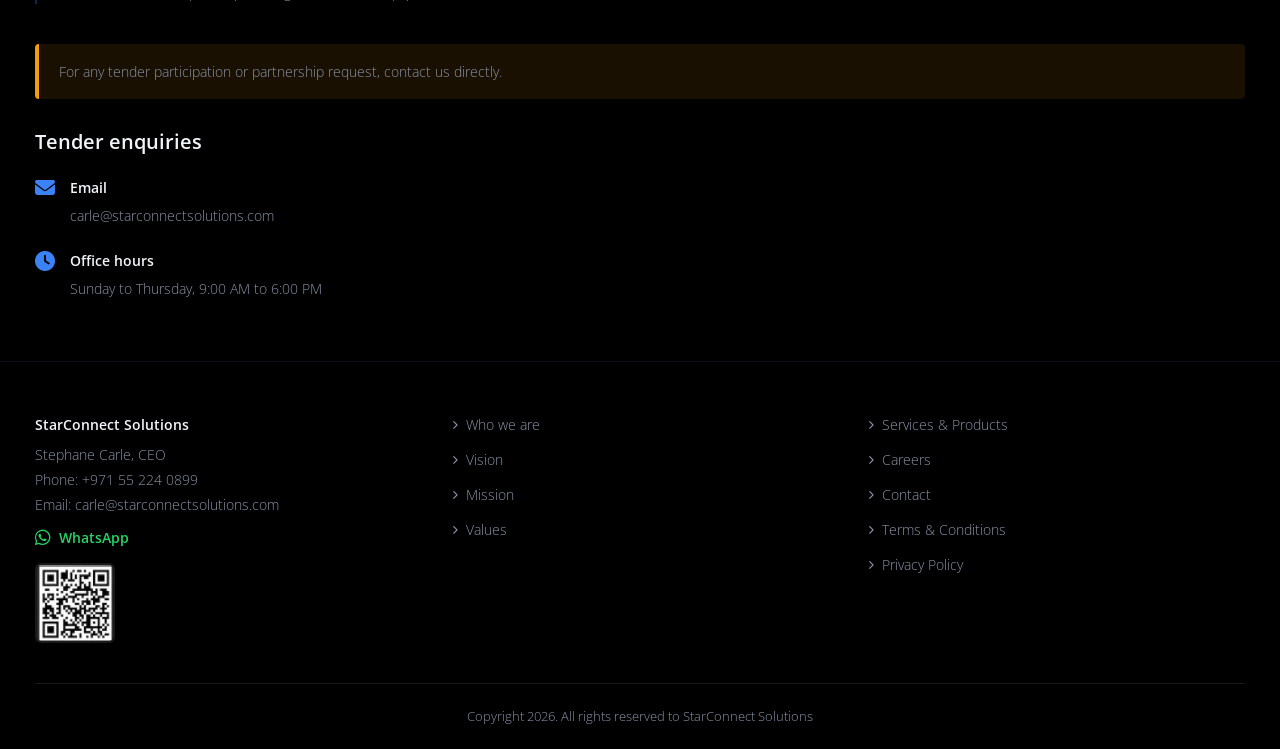
<file: tenders.html>
<!DOCTYPE html>
<html lang="en">
<head>
    <meta charset="UTF-8">
    <meta name="viewport" content="width=device-width, initial-scale=1.0">
    <title>Tenders : StarConnect Solutions</title>
    <meta name="description" content="Appels d'offres et projets en cours : Dubai Marina 2026, 200 unités connectées par StarConnect Solutions. Demandez votre devis.">
    <link rel="preconnect" href="https://fonts.googleapis.com">
    <link rel="preconnect" href="https://fonts.gstatic.com" crossorigin>
    <link href="https://fonts.googleapis.com/css2?family=Open+Sans:wght@300;400;500;600;700&family=Montserrat:wght@400;500;600;700&family=Noto+Sans+Arabic:wght@400;600;700&family=Noto+Sans+Bengali:wght@400;600;700&display=swap" rel="stylesheet">
    <link rel="stylesheet" href="https://cdnjs.cloudflare.com/ajax/libs/font-awesome/6.5.1/css/all.min.css">
    <link rel="icon" type="image/png" href="assets/favicon.png?v=4">
    
    <!-- Open Graph / Social Media -->
    <meta property="og:type" content="website">
    <meta property="og:title" content="Appels d'offres : StarConnect Solutions">
    <meta property="og:description" content="Dubai Marina 2026 : 200 unités connectées par StarConnect Solutions.">
    <meta property="og:image" content="https://starconnectsolutions.com/assets/images/og-image.jpg">
    <meta property="og:url" content="https://starconnectsolutions.com/tenders.html">
    <meta name="twitter:card" content="summary_large_image">
    <meta name="twitter:title" content="Appels d'offres : StarConnect Solutions">
    <meta name="twitter:description" content="Dubai Marina 2026 : 200 unités connectées par StarConnect Solutions.">
    <meta name="twitter:image" content="https://starconnectsolutions.com/assets/images/og-image.jpg">
    <link rel="stylesheet" href="style.css?v=38">
</head>
<body data-page-title-key="tenders.title">

    <div class="space-bg">
        <div class="stars-small"></div>
        <div class="stars-medium"></div>
        <div class="stars-large"></div>
    </div>

    <header class="main-header">
        <div class="container">
            <div class="header-inner">
                <a href="index.html" class="logo">
                    <img src="assets/images/logo-starconnect.png" alt="StarConnect Solutions">
                </a>
                <nav class="main-nav">
                    <div class="mobile-lang">
                        <button class="mobile-lang-btn" aria-label="Language" type="button">
                            <svg width="18" height="18" viewBox="0 0 24 24" fill="none"><circle cx="12" cy="12" r="9" stroke="currentColor" stroke-width="1.5"/><path d="M3 12H21" stroke="currentColor" stroke-width="1.5"/><path d="M12 3C14.5 6 15.5 9 15.5 12C15.5 15 14.5 18 12 21" stroke="currentColor" stroke-width="1.5"/><path d="M12 3C9.5 6 8.5 9 8.5 12C8.5 15 9.5 18 12 21" stroke="currentColor" stroke-width="1.5"/></svg>
                            <span class="mobile-lang-current">EN</span>
                        </button>
                        <ul class="mobile-lang-menu">
                            <li><a href="#" class="lang-option" data-lang="en"><span class="flag flag-gb"></span> EN</a></li>
                            <li><a href="#" class="lang-option" data-lang="fr"><span class="flag flag-fr"></span> FR</a></li>
                            <li><a href="#" class="lang-option" data-lang="ar"><span class="flag flag-ae"></span> AR</a></li>
                            <li><a href="#" class="lang-option" data-lang="bn"><span class="flag flag-bd"></span> BN</a></li>
                        </ul>
                    </div>
                    <button class="mobile-toggle" aria-label="Menu">
                        <span></span><span></span><span></span>
                    </button>
                    <ul class="nav-menu">
                        <li><a href="index.html" data-i18n="nav.home">Home</a></li>
                        <li><a href="about.html" data-i18n="nav.about">About</a></li>
                        <li><a href="services.html" data-i18n="nav.services">Services</a></li>
                        <li class="active"><a href="tenders.html" data-i18n="nav.tenders">Tenders</a></li>
                        <li><a href="careers.html" data-i18n="nav.careers">Careers</a></li>
                        <li><a href="contact.html" data-i18n="nav.contact">Contact</a></li>
                        <li class="has-dropdown lang-dropdown">
                            <a href="#" class="lang-toggle"><i class="fa-solid fa-globe"></i></a>
                            <ul class="dropdown lang-menu">
                                <li><a href="#" class="lang-option" data-lang="en"><span class="flag flag-gb"></span> EN</a></li>
                                <li><a href="#" class="lang-option" data-lang="fr"><span class="flag flag-fr"></span> FR</a></li>
                                <li><a href="#" class="lang-option" data-lang="ar"><span class="flag flag-ae"></span> AR</a></li>
                                <li><a href="#" class="lang-option" data-lang="bn"><span class="flag flag-bd"></span> BN</a></li>
                            </ul>
                        </li>
                    </ul>
                </nav>
            </div>
        </div>
    </header>

    <section class="page-banner" style="background-image: url('assets/images/artemis-earth.jpg')">
        <div class="banner-overlay">
            <div class="container">
                <h1 data-i18n="tenders.title">Tenders</h1>
                <div class="breadcrumb">
                    <a href="index.html" data-i18n="nav.home">Home</a> <span>/</span> <span data-i18n="tenders.title">Tenders</span>
                </div>
            </div>
        </div>
    </section>

    <section class="page-section">
        <div class="container">
            <h2 class="section-title" data-i18n="tenders.heading">Tenders and ongoing projects</h2>

            <div class="visual-block">
                <div class="visual-block-image">
                    <img src="assets/images/dubai-marina.jpg" alt="Dubai Marina" loading="lazy" decoding="async">
                </div>
                <div class="visual-block-content">
                    <h3 data-i18n="tenders.project.title">Dubai Marina, 2026</h3>
                    <p data-i18n="tenders.project.text">A 200 unit building fully connected by StarConnect Solutions. Deployment of the three packages according to floors, redundant Starlink backbone, solar autonomy on common equipment.</p>
                    <p><strong data-i18n="tenders.project.status">Status: deployment in progress</strong></p>
                </div>
            </div>

            <div class="stats-row">
                <div class="stat-card">
                    <div class="stat-card-icon"><i class="fa-solid fa-building"></i></div>
                    <div class="stat-card-value" data-i18n="tenders.stat1.value">200</div>
                    <div class="stat-card-label" data-i18n="tenders.stat1.label">connected units</div>
                </div>
                <div class="stat-card">
                    <div class="stat-card-icon"><i class="fa-solid fa-calendar"></i></div>
                    <div class="stat-card-value" data-i18n="tenders.stat2.value">2026</div>
                    <div class="stat-card-label" data-i18n="tenders.stat2.label">planned delivery</div>
                </div>
                <div class="stat-card">
                    <div class="stat-card-icon"><i class="fa-solid fa-layer-group"></i></div>
                    <div class="stat-card-value" data-i18n="tenders.stat3.value">3</div>
                    <div class="stat-card-label" data-i18n="tenders.stat3.label">packages deployed</div>
                </div>
                <div class="stat-card">
                    <div class="stat-card-icon"><i class="fa-solid fa-bolt"></i></div>
                    <div class="stat-card-value" data-i18n="tenders.stat4.value">1600 Mb</div>
                    <div class="stat-card-label" data-i18n="tenders.stat4.label">aggregated bandwidth</div>
                </div>
            </div>

            <h3 class="section-title-left" style="margin-top: 60px;" data-i18n="tenders.timeline.title">Deployment timeline</h3>
            <div class="timeline">
                <div class="timeline-item">
                    <h4 data-i18n="tenders.t1.title">Phase 1, survey and cabling</h4>
                    <p data-i18n="tenders.t1.text">Site audit, installation of the fiber backbone and CAT 7 vertical risers.</p>
                </div>
                <div class="timeline-item">
                    <h4 data-i18n="tenders.t2.title">Phase 2, Starlink activation</h4>
                    <p data-i18n="tenders.t2.text">Installation of four Starlink antennas on the roof, immediate service activation.</p>
                </div>
                <div class="timeline-item">
                    <h4 data-i18n="tenders.t3.title">Phase 3, unit connection</h4>
                    <p data-i18n="tenders.t3.text">Connecting all 200 units, Wi-Fi 6 configuration and 5G backup.</p>
                </div>
                <div class="timeline-item">
                    <h4 data-i18n="tenders.t4.title">Phase 4, solar autonomy</h4>
                    <p data-i18n="tenders.t4.text">Installation of solar panels powering the common equipment.</p>
                </div>
            </div>

            <div class="tender-notes">
                <p data-i18n="tenders.note">For any tender participation or partnership request, contact us directly.</p>
            </div>

            <div class="tender-contact">
                <h3 data-i18n="tenders.contact.title">Tender enquiries</h3>
                <div class="contact-details">
                    <div class="contact-detail">
                        <i class="fa-solid fa-envelope"></i>
                        <div>
                            <strong data-i18n="tenders.contact.email">Email</strong>
                            <p>carle@starconnectsolutions.com</p>
                        </div>
                    </div>
                    <div class="contact-detail">
                        <i class="fa-solid fa-clock"></i>
                        <div>
                            <strong data-i18n="tenders.contact.hours">Office hours</strong>
                            <p data-i18n="tenders.contact.hoursval">Sunday to Thursday, 9:00 AM to 6:00 PM</p>
                        </div>
                    </div>
                </div>
            </div>
        </div>
    </section>

    <footer class="main-footer">
        <div class="container">
            <div class="footer-grid">
                <div class="footer-col footer-contact">
                    <p class="footer-company" data-i18n="footer.company">StarConnect Solutions</p>
                    <p data-i18n="footer.ceo">Stephane Carle, CEO</p>
                    <p data-i18n="footer.phone">Phone: +971 55 224 0899</p>
                    <p data-i18n="footer.email">Email: carle@starconnectsolutions.com</p>
                    <a href="https://wa.me/971552240899" class="whatsapp-link"><i class="fa-brands fa-whatsapp"></i> <span data-i18n="footer.whatsapp">WhatsApp</span></a>
                    <div class="footer-qr">
                        <img src="assets/images/qrcode.png" alt="QR Code WhatsApp" loading="lazy" decoding="async">
                    </div>
                </div>
                <div class="footer-col">
                    <ul>
                        <li><a href="about.html"><i class="fa-solid fa-chevron-right"></i> <span data-i18n="footer.whoweare">Who we are</span></a></li>
                        <li><a href="about.html"><i class="fa-solid fa-chevron-right"></i> <span data-i18n="footer.vision">Vision</span></a></li>
                        <li><a href="about.html"><i class="fa-solid fa-chevron-right"></i> <span data-i18n="footer.mission">Mission</span></a></li>
                        <li><a href="about.html"><i class="fa-solid fa-chevron-right"></i> <span data-i18n="footer.values">Values</span></a></li>
                    </ul>
                </div>
                <div class="footer-col">
                    <ul>
                        <li><a href="services.html"><i class="fa-solid fa-chevron-right"></i> <span data-i18n="footer.services">Services & Products</span></a></li>
                        <li><a href="careers.html"><i class="fa-solid fa-chevron-right"></i> <span data-i18n="footer.careers">Careers</span></a></li>
                        <li><a href="contact.html"><i class="fa-solid fa-chevron-right"></i> <span data-i18n="footer.contact">Contact</span></a></li>
                        <li><a href="terms.html"><i class="fa-solid fa-chevron-right"></i> <span data-i18n="footer.terms">Terms & Conditions</span></a></li>
                        <li><a href="privacy.html"><i class="fa-solid fa-chevron-right"></i> <span data-i18n="footer.privacy">Privacy Policy</span></a></li>
                    </ul>
                </div>
            </div>
            <div class="footer-bottom">
                <p data-i18n="footer.copyright">Copyright 2026. All rights reserved to StarConnect Solutions</p>
            </div>
        </div>
    </footer>

    <script src="i18n.js?v=38"></script>
    <script src="i18n-extra.js?v=38"></script>
    <script src="script.js?v=39"></script>
</body>
</html>
</file>
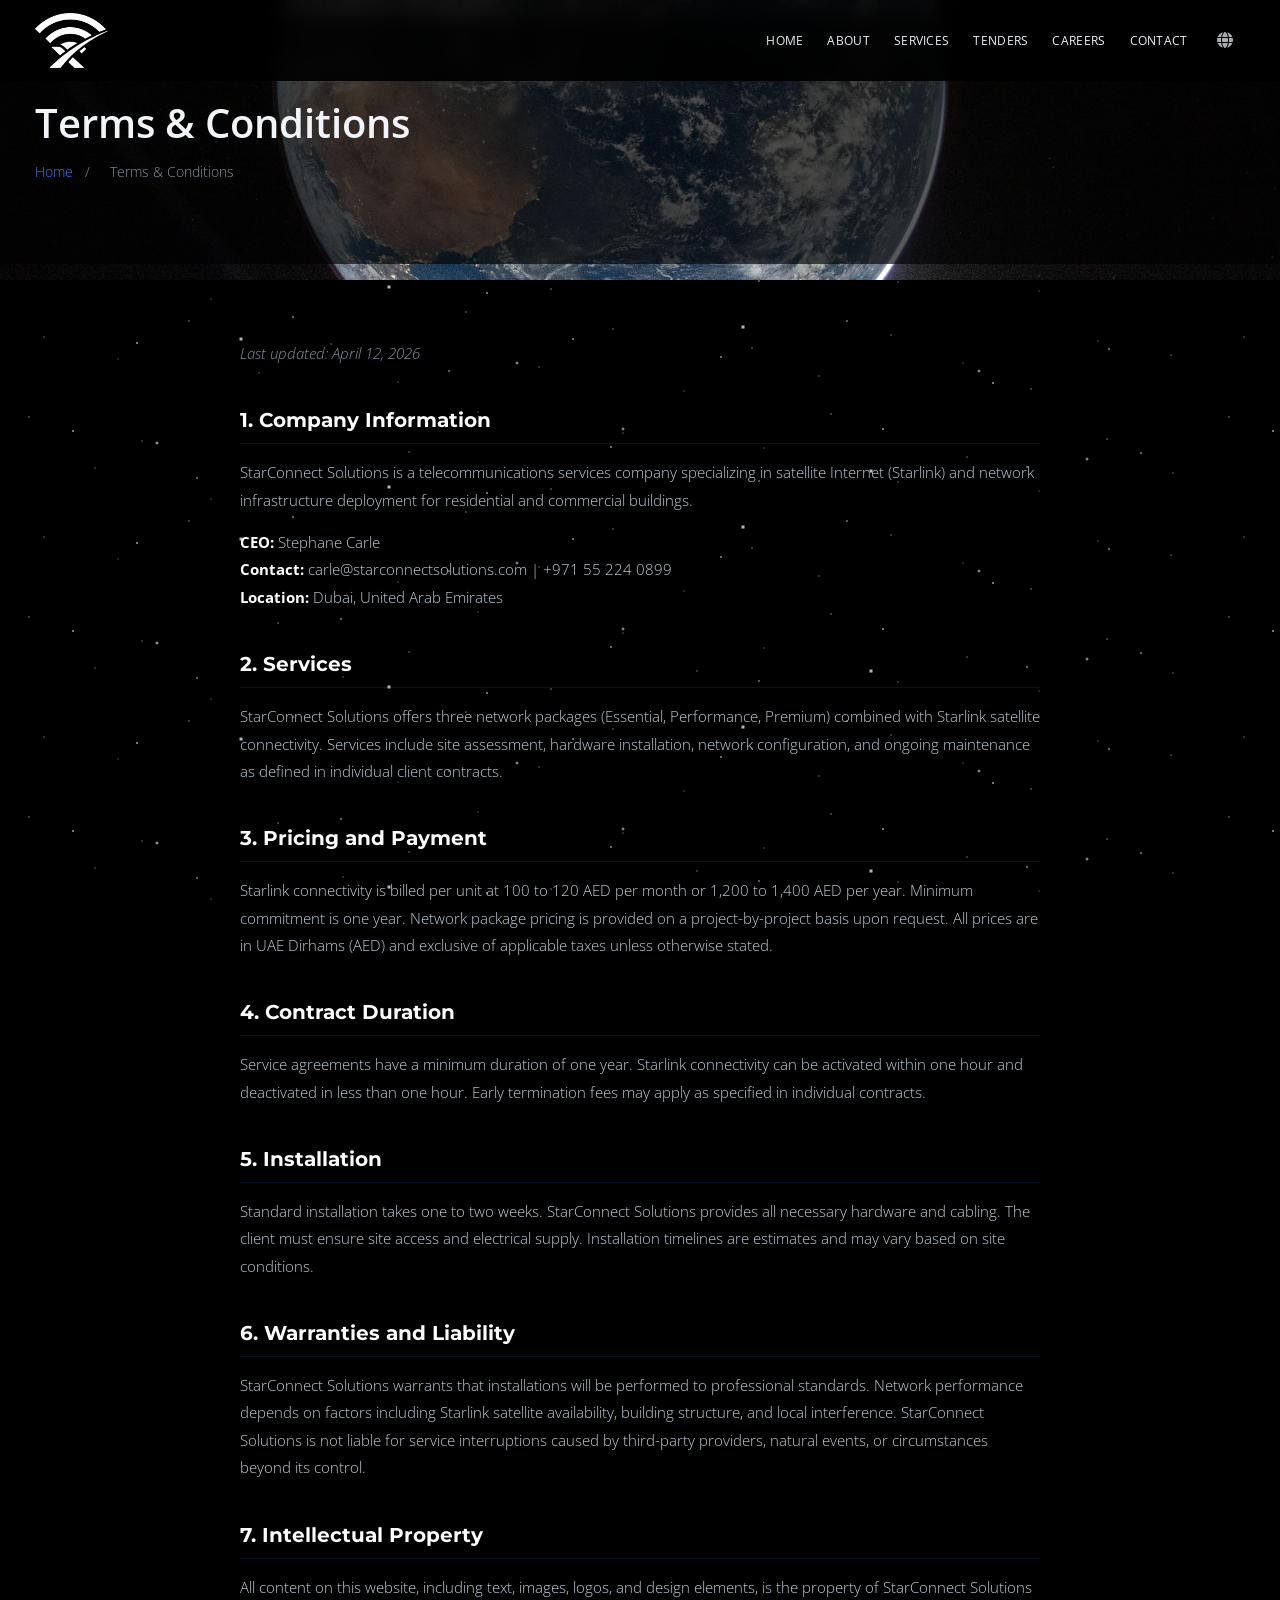
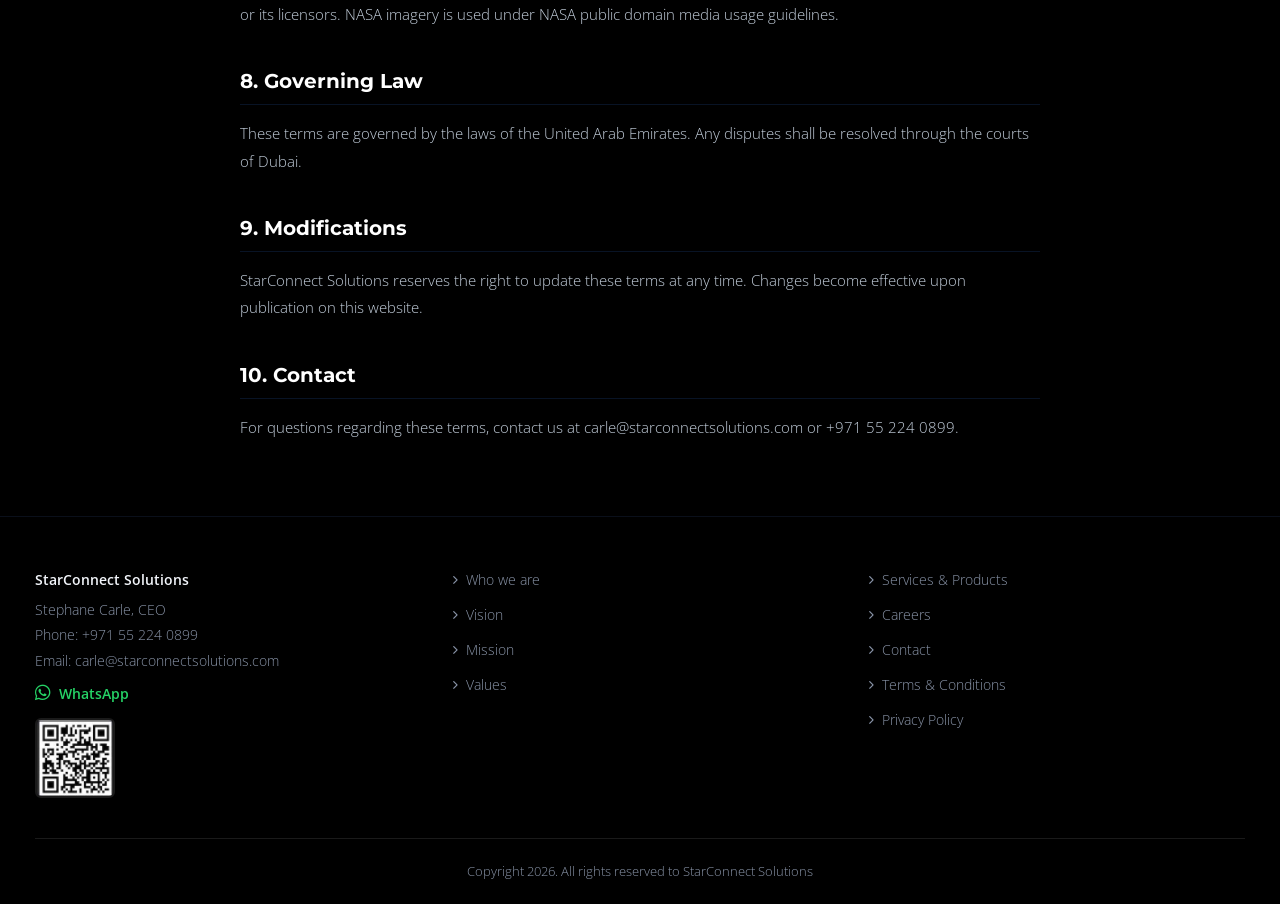
<file: terms.html>
<!DOCTYPE html>
<html lang="en">
<head>
    <meta charset="UTF-8">
    <meta name="viewport" content="width=device-width, initial-scale=1.0">
    <title>Terms & Conditions : StarConnect Solutions</title>
    <meta name="description" content="Conditions générales d'utilisation et de service de StarConnect Solutions, fournisseur de connectivité Starlink à Dubai.">
    <link rel="preconnect" href="https://fonts.googleapis.com">
    <link rel="preconnect" href="https://fonts.gstatic.com" crossorigin>
    <link href="https://fonts.googleapis.com/css2?family=Open+Sans:wght@300;400;500;600;700&family=Montserrat:wght@400;500;600;700&family=Noto+Sans+Arabic:wght@400;600;700&family=Noto+Sans+Bengali:wght@400;600;700&display=swap" rel="stylesheet">
    <link rel="stylesheet" href="https://cdnjs.cloudflare.com/ajax/libs/font-awesome/6.5.1/css/all.min.css">
    <link rel="icon" type="image/png" href="assets/favicon.png?v=4">
    <link rel="stylesheet" href="style.css?v=38">
</head>
<body>

    <div class="space-bg">
        <div class="stars-small"></div>
        <div class="stars-medium"></div>
        <div class="stars-large"></div>
    </div>

    <header class="main-header">
        <div class="container">
            <div class="header-inner">
                <a href="index.html" class="logo">
                    <img src="assets/images/logo-starconnect.png" alt="StarConnect Solutions">
                </a>
                <nav class="main-nav">
                    <div class="mobile-lang">
                        <button class="mobile-lang-btn" aria-label="Language" type="button">
                            <svg width="18" height="18" viewBox="0 0 24 24" fill="none"><circle cx="12" cy="12" r="9" stroke="currentColor" stroke-width="1.5"/><path d="M3 12H21" stroke="currentColor" stroke-width="1.5"/><path d="M12 3C14.5 6 15.5 9 15.5 12C15.5 15 14.5 18 12 21" stroke="currentColor" stroke-width="1.5"/><path d="M12 3C9.5 6 8.5 9 8.5 12C8.5 15 9.5 18 12 21" stroke="currentColor" stroke-width="1.5"/></svg>
                            <span class="mobile-lang-current">EN</span>
                        </button>
                        <ul class="mobile-lang-menu">
                            <li><a href="#" class="lang-option" data-lang="en"><span class="flag flag-gb"></span> EN</a></li>
                            <li><a href="#" class="lang-option" data-lang="fr"><span class="flag flag-fr"></span> FR</a></li>
                            <li><a href="#" class="lang-option" data-lang="ar"><span class="flag flag-ae"></span> AR</a></li>
                            <li><a href="#" class="lang-option" data-lang="bn"><span class="flag flag-bd"></span> BN</a></li>
                        </ul>
                    </div>
                    <button class="mobile-toggle" aria-label="Menu">
                        <span></span><span></span><span></span>
                    </button>
                    <ul class="nav-menu">
                        <li><a href="index.html" data-i18n="nav.home">Home</a></li>
                        <li><a href="about.html" data-i18n="nav.about">About</a></li>
                        <li><a href="services.html" data-i18n="nav.services">Services</a></li>
                        <li><a href="tenders.html" data-i18n="nav.tenders">Tenders</a></li>
                        <li><a href="careers.html" data-i18n="nav.careers">Careers</a></li>
                        <li><a href="contact.html" data-i18n="nav.contact">Contact</a></li>
                        <li class="has-dropdown lang-dropdown">
                            <a href="#" class="lang-toggle"><i class="fa-solid fa-globe"></i></a>
                            <ul class="dropdown lang-menu">
                                <li><a href="#" class="lang-option" data-lang="en"><span class="flag flag-gb"></span> EN</a></li>
                                <li><a href="#" class="lang-option" data-lang="fr"><span class="flag flag-fr"></span> FR</a></li>
                                <li><a href="#" class="lang-option" data-lang="ar"><span class="flag flag-ae"></span> AR</a></li>
                                <li><a href="#" class="lang-option" data-lang="bn"><span class="flag flag-bd"></span> BN</a></li>
                            </ul>
                        </li>
                    </ul>
                </nav>
            </div>
        </div>
    </header>

    <section class="page-banner" style="background-image: url('assets/images/artemis-earth.jpg')">
        <div class="banner-overlay">
            <div class="container">
                <h1 data-i18n="footer.terms">Terms & Conditions</h1>
                <div class="breadcrumb">
                    <a href="index.html" data-i18n="nav.home">Home</a> <span>/</span> <span data-i18n="footer.terms">Terms & Conditions</span>
                </div>
            </div>
        </div>
    </section>

    <section class="page-section">
        <div class="container">
            <div class="legal-content">
                <p class="legal-date">Last updated: April 12, 2026</p>

                <h2>1. Company Information</h2>
                <p>StarConnect Solutions is a telecommunications services company specializing in satellite Internet (Starlink) and network infrastructure deployment for residential and commercial buildings.</p>
                <p><strong>CEO:</strong> Stephane Carle<br>
                <strong>Contact:</strong> carle@starconnectsolutions.com | +971 55 224 0899<br>
                <strong>Location:</strong> Dubai, United Arab Emirates</p>

                <h2>2. Services</h2>
                <p>StarConnect Solutions offers three network packages (Essential, Performance, Premium) combined with Starlink satellite connectivity. Services include site assessment, hardware installation, network configuration, and ongoing maintenance as defined in individual client contracts.</p>

                <h2>3. Pricing and Payment</h2>
                <p>Starlink connectivity is billed per unit at 100 to 120 AED per month or 1,200 to 1,400 AED per year. Minimum commitment is one year. Network package pricing is provided on a project-by-project basis upon request. All prices are in UAE Dirhams (AED) and exclusive of applicable taxes unless otherwise stated.</p>

                <h2>4. Contract Duration</h2>
                <p>Service agreements have a minimum duration of one year. Starlink connectivity can be activated within one hour and deactivated in less than one hour. Early termination fees may apply as specified in individual contracts.</p>

                <h2>5. Installation</h2>
                <p>Standard installation takes one to two weeks. StarConnect Solutions provides all necessary hardware and cabling. The client must ensure site access and electrical supply. Installation timelines are estimates and may vary based on site conditions.</p>

                <h2>6. Warranties and Liability</h2>
                <p>StarConnect Solutions warrants that installations will be performed to professional standards. Network performance depends on factors including Starlink satellite availability, building structure, and local interference. StarConnect Solutions is not liable for service interruptions caused by third-party providers, natural events, or circumstances beyond its control.</p>

                <h2>7. Intellectual Property</h2>
                <p>All content on this website, including text, images, logos, and design elements, is the property of StarConnect Solutions or its licensors. NASA imagery is used under NASA public domain media usage guidelines.</p>

                <h2>8. Governing Law</h2>
                <p>These terms are governed by the laws of the United Arab Emirates. Any disputes shall be resolved through the courts of Dubai.</p>

                <h2>9. Modifications</h2>
                <p>StarConnect Solutions reserves the right to update these terms at any time. Changes become effective upon publication on this website.</p>

                <h2>10. Contact</h2>
                <p>For questions regarding these terms, contact us at carle@starconnectsolutions.com or +971 55 224 0899.</p>
            </div>
        </div>
    </section>

    <footer class="main-footer">
        <div class="container">
            <div class="footer-grid">
                <div class="footer-col footer-contact">
                    <p class="footer-company" data-i18n="footer.company">StarConnect Solutions</p>
                    <p data-i18n="footer.ceo">Stephane Carle, CEO</p>
                    <p data-i18n="footer.phone">Phone: +971 55 224 0899</p>
                    <p data-i18n="footer.email">Email: carle@starconnectsolutions.com</p>
                    <a href="https://wa.me/971552240899" class="whatsapp-link"><i class="fa-brands fa-whatsapp"></i> <span data-i18n="footer.whatsapp">WhatsApp</span></a>
                    <div class="footer-qr">
                        <img src="assets/images/qrcode.png" alt="QR Code WhatsApp" loading="lazy" decoding="async">
                    </div>
                </div>
                <div class="footer-col">
                    <ul>
                        <li><a href="about.html"><i class="fa-solid fa-chevron-right"></i> <span data-i18n="footer.whoweare">Who we are</span></a></li>
                        <li><a href="about.html"><i class="fa-solid fa-chevron-right"></i> <span data-i18n="footer.vision">Vision</span></a></li>
                        <li><a href="about.html"><i class="fa-solid fa-chevron-right"></i> <span data-i18n="footer.mission">Mission</span></a></li>
                        <li><a href="about.html"><i class="fa-solid fa-chevron-right"></i> <span data-i18n="footer.values">Values</span></a></li>
                    </ul>
                </div>
                <div class="footer-col">
                    <ul>
                        <li><a href="services.html"><i class="fa-solid fa-chevron-right"></i> <span data-i18n="footer.services">Services & Products</span></a></li>
                        <li><a href="careers.html"><i class="fa-solid fa-chevron-right"></i> <span data-i18n="footer.careers">Careers</span></a></li>
                        <li><a href="contact.html"><i class="fa-solid fa-chevron-right"></i> <span data-i18n="footer.contact">Contact</span></a></li>
                        <li><a href="terms.html"><i class="fa-solid fa-chevron-right"></i> <span data-i18n="footer.terms">Terms & Conditions</span></a></li>
                        <li><a href="privacy.html"><i class="fa-solid fa-chevron-right"></i> <span data-i18n="footer.privacy">Privacy Policy</span></a></li>
                    </ul>
                </div>
            </div>
            <div class="footer-bottom">
                <p data-i18n="footer.copyright">Copyright 2026. All rights reserved to StarConnect Solutions</p>
            </div>
        </div>
    </footer>

    <script src="i18n.js?v=38"></script>
    <script src="i18n-extra.js?v=38"></script>
    <script src="script.js?v=39"></script>
</body>
</html>
</file>
<file: style.css>
/* ===== DESIGN TOKENS ===== */
:root {
    --bg: #000000;
    --bg-deep: #05080f;
    --surface: #131926;
    --surface-2: #1a2133;
    --border: #222b3d;
    --border-soft: rgba(255, 255, 255, 0.08);
    --text: #f1f4f9;
    --text-muted: #8994a8;
    --text-dim: #5c6578;
    --accent: #3b82f6;
    --accent-hover: #60a5fa;
    --accent-rgb: 59, 130, 246;
}

/* ===== RESET & BASE ===== */
*, *::before, *::after {
    margin: 0;
    padding: 0;
    box-sizing: border-box;
}

body {
    font-family: 'Open Sans', sans-serif;
    font-size: 14px;
    font-weight: 300;
    line-height: 25px;
    color: var(--text);
    background: var(--bg);
}

a {
    text-decoration: none;
    color: inherit;
    transition: color 0.3s ease;
}

ul {
    list-style: none;
}

img {
    max-width: 100%;
    height: auto;
    display: block;
}

.container {
    max-width: 1240px;
    margin: 0 auto;
    padding: 0 15px;
}

/* ===== LANGUAGE SWITCHER (in nav) ===== */
.lang-dropdown {
    margin-left: 5px;
}

.lang-toggle {
    font-size: 16px !important;
    opacity: 0.7;
    transition: opacity 0.3s ease !important;
}

.lang-toggle:hover {
    opacity: 1;
}

.lang-menu {
    min-width: 120px !important;
    right: 0;
    left: auto !important;
}

.lang-option {
    display: flex !important;
    align-items: center;
    gap: 10px;
}

.lang-option.active {
    color: var(--text) !important;
    background: rgba(255, 255, 255, 0.08);
}

/* Flag icons via CSS */
.flag {
    display: inline-block;
    width: 20px;
    height: 14px;
    border-radius: 2px;
    background-size: cover;
    background-position: center;
    flex-shrink: 0;
}

.flag-fr {
    background: linear-gradient(90deg, #002395 33%, #fff 33% 66%, #ED2939 66%);
}

.flag-ae {
    background: linear-gradient(180deg, #00732F 25%, #fff 25% 50%, #000 50% 75%, #FF0000 75%);
    position: relative;
}

.flag-ae::after {
    content: '';
    position: absolute;
    left: 0;
    top: 0;
    width: 30%;
    height: 100%;
    background: #FF0000;
}

.flag-gb {
    background:
        linear-gradient(90deg, transparent 45%, #fff 45% 55%, transparent 55%),
        linear-gradient(0deg, transparent 40%, #fff 40% 60%, transparent 60%),
        linear-gradient(90deg, transparent 47%, #CF142B 47% 53%, transparent 53%),
        linear-gradient(0deg, transparent 43%, #CF142B 43% 57%, transparent 57%),
        #00247D;
}

.flag-bd {
    background: radial-gradient(circle at 42% 50%, #F42A41 0 28%, transparent 28%), #006A4E;
}

/* RTL support (Arabic) */
html[dir="rtl"] body { direction: rtl; text-align: right; }
html[dir="rtl"] .nav-menu { flex-direction: row-reverse; }
html[dir="rtl"] .footer-grid { direction: rtl; }
html[dir="rtl"] .section-title-left { text-align: right; }
html[dir="rtl"] .service-list li { direction: rtl; }
html[dir="rtl"] .breadcrumb { direction: rtl; }
html[dir="rtl"] .footer-col ul li a i.fa-chevron-right::before { content: "\f053"; }

/* ===== STARFIELD BACKGROUND ===== */
.space-bg {
    position: fixed;
    top: 0;
    left: 0;
    width: 100%;
    height: 100%;
    pointer-events: none;
    z-index: 0;
    background: var(--bg);
}

.stars-small,
.stars-medium,
.stars-large {
    position: absolute;
    top: 0;
    left: 0;
    width: 100%;
    height: 100%;
    pointer-events: none;
}

/* Layer 1: Dense small stars */
.stars-small {
    background-image:
        radial-gradient(1px 1px at 29px 17px, rgba(255,255,255,0.8), transparent),
        radial-gradient(1px 1px at 95px 68px, rgba(255,255,255,0.6), transparent),
        radial-gradient(1px 1px at 142px 41px, rgba(255,255,255,0.7), transparent),
        radial-gradient(1px 1px at 211px 99px, rgba(255,255,255,0.5), transparent),
        radial-gradient(1px 1px at 278px 23px, rgba(255,255,255,0.8), transparent),
        radial-gradient(1px 1px at 343px 77px, rgba(255,255,255,0.6), transparent),
        radial-gradient(1px 1px at 409px 52px, rgba(255,255,255,0.7), transparent),
        radial-gradient(1px 1px at 478px 12px, rgba(255,255,255,0.5), transparent),
        radial-gradient(1px 1px at 551px 89px, rgba(255,255,255,0.8), transparent),
        radial-gradient(1px 1px at 623px 33px, rgba(255,255,255,0.6), transparent),
        radial-gradient(1px 1px at 697px 71px, rgba(255,255,255,0.7), transparent),
        radial-gradient(1px 1px at 764px 48px, rgba(255,255,255,0.5), transparent),
        radial-gradient(1px 1px at 831px 14px, rgba(255,255,255,0.8), transparent),
        radial-gradient(1px 1px at 898px 82px, rgba(255,255,255,0.6), transparent),
        radial-gradient(1px 1px at 967px 57px, rgba(255,255,255,0.7), transparent),
        radial-gradient(1px 1px at 1039px 91px, rgba(255,255,255,0.5), transparent),
        radial-gradient(1px 1px at 1107px 39px, rgba(255,255,255,0.8), transparent),
        radial-gradient(1px 1px at 1173px 73px, rgba(255,255,255,0.6), transparent),
        radial-gradient(1px 1px at 44px 137px, rgba(255,255,255,0.7), transparent),
        radial-gradient(1px 1px at 118px 159px, rgba(255,255,255,0.5), transparent),
        radial-gradient(1px 1px at 189px 121px, rgba(255,255,255,0.8), transparent),
        radial-gradient(1px 1px at 259px 173px, rgba(255,255,255,0.6), transparent),
        radial-gradient(1px 1px at 331px 144px, rgba(255,255,255,0.7), transparent),
        radial-gradient(1px 1px at 398px 182px, rgba(255,255,255,0.5), transparent),
        radial-gradient(1px 1px at 466px 112px, rgba(255,255,255,0.8), transparent),
        radial-gradient(1px 1px at 539px 167px, rgba(255,255,255,0.6), transparent),
        radial-gradient(1px 1px at 613px 129px, rgba(255,255,255,0.7), transparent),
        radial-gradient(1px 1px at 684px 191px, rgba(255,255,255,0.5), transparent),
        radial-gradient(1px 1px at 752px 148px, rgba(255,255,255,0.8), transparent),
        radial-gradient(1px 1px at 819px 176px, rgba(255,255,255,0.6), transparent),
        radial-gradient(1px 1px at 891px 135px, rgba(255,255,255,0.7), transparent),
        radial-gradient(1px 1px at 963px 163px, rgba(255,255,255,0.5), transparent),
        radial-gradient(1px 1px at 1031px 189px, rgba(255,255,255,0.8), transparent),
        radial-gradient(1px 1px at 1098px 141px, rgba(255,255,255,0.6), transparent),
        radial-gradient(1px 1px at 1171px 155px, rgba(255,255,255,0.7), transparent);
    background-size: 1200px 200px;
    background-repeat: repeat;
    animation: twinkle-slow 5s ease-in-out infinite alternate;
    z-index: 1;
}

/* Layer 2: Medium stars */
.stars-medium {
    background-image:
        radial-gradient(1.5px 1.5px at 73px 31px, rgba(255,255,255,0.9), transparent),
        radial-gradient(1.5px 1.5px at 197px 78px, rgba(220,230,255,0.8), transparent),
        radial-gradient(1.5px 1.5px at 341px 19px, rgba(255,255,255,0.7), transparent),
        radial-gradient(1.5px 1.5px at 487px 93px, rgba(220,230,255,0.9), transparent),
        radial-gradient(1.5px 1.5px at 611px 47px, rgba(255,255,255,0.8), transparent),
        radial-gradient(1.5px 1.5px at 759px 81px, rgba(220,230,255,0.7), transparent),
        radial-gradient(1.5px 1.5px at 883px 29px, rgba(255,255,255,0.9), transparent),
        radial-gradient(1.5px 1.5px at 1027px 67px, rgba(220,230,255,0.8), transparent),
        radial-gradient(1.5px 1.5px at 1141px 53px, rgba(255,255,255,0.7), transparent),
        radial-gradient(1.5px 1.5px at 137px 143px, rgba(255,255,255,0.9), transparent),
        radial-gradient(1.5px 1.5px at 293px 117px, rgba(220,230,255,0.8), transparent),
        radial-gradient(1.5px 1.5px at 449px 171px, rgba(255,255,255,0.7), transparent),
        radial-gradient(1.5px 1.5px at 573px 139px, rgba(220,230,255,0.9), transparent),
        radial-gradient(1.5px 1.5px at 721px 157px, rgba(255,255,255,0.8), transparent),
        radial-gradient(1.5px 1.5px at 847px 121px, rgba(220,230,255,0.7), transparent),
        radial-gradient(1.5px 1.5px at 993px 183px, rgba(255,255,255,0.9), transparent),
        radial-gradient(1.5px 1.5px at 1109px 149px, rgba(220,230,255,0.8), transparent);
    background-size: 1200px 200px;
    background-repeat: repeat;
    animation: twinkle-medium 7s ease-in-out infinite alternate;
    z-index: 1;
}

/* Layer 3: Bright accent stars */
.stars-large {
    background-image:
        radial-gradient(2px 2px at 157px 43px, rgba(200,220,255,1), transparent),
        radial-gradient(2.5px 2.5px at 389px 87px, rgba(255,255,255,1), transparent),
        radial-gradient(2px 2px at 623px 29px, rgba(200,220,255,0.9), transparent),
        radial-gradient(2.5px 2.5px at 871px 71px, rgba(255,255,255,1), transparent),
        radial-gradient(2px 2px at 1087px 59px, rgba(200,220,255,0.9), transparent),
        radial-gradient(2.5px 2.5px at 241px 139px, rgba(255,255,255,1), transparent),
        radial-gradient(2px 2px at 517px 163px, rgba(200,220,255,0.9), transparent),
        radial-gradient(2.5px 2.5px at 743px 127px, rgba(255,255,255,1), transparent),
        radial-gradient(2px 2px at 979px 171px, rgba(200,220,255,0.9), transparent);
    background-size: 1200px 200px;
    background-repeat: repeat;
    animation: twinkle-bright 3s ease-in-out infinite alternate;
    z-index: 1;
}

@keyframes twinkle-slow {
    0% { opacity: 0.6; }
    100% { opacity: 1; }
}

@keyframes twinkle-medium {
    0% { opacity: 0.5; }
    100% { opacity: 0.9; }
}

@keyframes twinkle-bright {
    0% { opacity: 0.4; }
    50% { opacity: 1; }
    100% { opacity: 0.6; }
}

/* Content sections above starfield */
.main-header,
.hero-slider,
.highlights-section,
.about-section,
.info-bar,
.main-footer,
.page-banner,
.page-section {
    position: relative;
    z-index: 1;
}

/* ===== HEADER ===== */
.main-header {
    background: rgba(0, 0, 0, 0.92);
    backdrop-filter: blur(8px);
    padding: 0;
    position: fixed;
    top: 0;
    left: 0;
    right: 0;
    z-index: 1000;
    transition: top 0.4s ease, background 0.4s ease;
}

/* Home page: header transparent at top, only nav items visible */
.home .main-header {
    background: transparent;
    backdrop-filter: none;
    top: 0;
}

/* Home page: header gains background on scroll */
.home .main-header.scrolled {
    background: rgba(0, 0, 0, 0.92);
    backdrop-filter: blur(8px);
}

.header-inner {
    display: flex;
    align-items: center;
    justify-content: space-between;
    min-height: 80px;
}

.logo img {
    height: 55px;
    width: auto;
    border-radius: 6px;
    object-fit: contain;
}

/* ===== NAVIGATION ===== */
.main-nav {
    display: flex;
    align-items: center;
}

.nav-menu {
    display: flex;
    align-items: center;
    gap: 0;
}

.nav-menu > li {
    position: relative;
}

.nav-menu > li > a {
    display: block;
    padding: 28px 12px;
    color: var(--text);
    font-size: 12px;
    font-weight: 400;
    letter-spacing: 0.3px;
    text-transform: uppercase;
    white-space: nowrap;
    transition: color 0.3s ease;
    position: relative;
}

/* Hover underline effect */
.nav-menu > li > a::before {
    content: '';
    position: absolute;
    bottom: 20px;
    left: 12px;
    right: 12px;
    height: 2px;
    background: var(--accent);
    transform: scaleX(0);
    transition: transform 0.3s ease;
    transform-origin: center;
}

.nav-menu > li > a:hover::before,
.nav-menu > li.active > a::before {
    transform: scaleX(1);
}

.nav-menu > li > a:hover {
    color: var(--accent);
}

.nav-menu > li.active > a {
    color: var(--accent);
}

/* No underline on lang toggle */
.lang-toggle::before {
    display: none !important;
}

/* Dropdown */
.has-dropdown > a::after {
    content: '\f107';
    font-family: 'Font Awesome 6 Free';
    font-weight: 900;
    margin-left: 6px;
    font-size: 11px;
}

.lang-dropdown > a::after {
    display: none;
}

.dropdown {
    position: absolute;
    top: 100%;
    left: 0;
    min-width: 220px;
    background: var(--surface);
    display: none;
    z-index: 9999;
}

.has-dropdown:hover > .dropdown {
    display: block;
}

.dropdown li a {
    display: block;
    padding: 12px 20px;
    color: var(--text-muted);
    font-size: 13px;
    border-bottom: 1px solid var(--border);
    transition: background 0.3s ease, color 0.3s ease;
}

.dropdown li a:hover {
    background: var(--accent);
    color: var(--text);
}

/* Mobile Toggle (Hamburger) */
.mobile-toggle {
    display: none;
    flex-direction: column;
    gap: 6px;
    background: none;
    border: none;
    cursor: pointer;
    padding: 8px;
    z-index: 1100;
}

.mobile-toggle span {
    width: 24px;
    height: 2px;
    background: var(--text);
    border-radius: 2px;
    transition: all 0.3s ease;
    transform-origin: center;
}

/* Hamburger → X animation */
.mobile-toggle.active span:nth-child(1) {
    transform: translateY(8px) rotate(45deg);
}

.mobile-toggle.active span:nth-child(2) {
    opacity: 0;
}

.mobile-toggle.active span:nth-child(3) {
    transform: translateY(-8px) rotate(-45deg);
}

/* Side Nav Overlay */
.sidenav-overlay {
    display: none;
    position: fixed;
    top: 0;
    left: 0;
    width: 100%;
    height: 100%;
    background: rgba(0, 0, 0, 0.6);
    z-index: 999;
    opacity: 0;
    transition: opacity 0.3s ease;
}

.sidenav-overlay.active {
    display: block;
    opacity: 1;
}

/* ===== HERO SLIDER ===== */
.hero-slider {
    position: relative;
    width: 100%;
    height: 0;
    padding-bottom: 50.8%; /* 630/1240 ratio */
    overflow: hidden;
    background: var(--bg);
}

/* Smooth fade from hero image into starfield background */
.hero-slider::after {
    content: '';
    position: absolute;
    left: 0;
    right: 0;
    bottom: 0;
    height: 45%;
    background: linear-gradient(
        to bottom,
        transparent 0%,
        rgba(0, 0, 0, 0.6) 55%,
        #000 100%
    );
    pointer-events: none;
    z-index: 2;
}

.home .hero-slider .slide {
    transform: translateZ(0);
    will-change: transform;
}

.slider-wrapper {
    position: absolute;
    top: 0;
    left: 0;
    width: 100%;
    height: 100%;
}

.slide {
    position: absolute;
    top: 0;
    left: 0;
    width: 100%;
    height: 100%;
    background-size: cover;
    background-position: center;
    opacity: 0;
    transition: opacity 1s ease;
}

.slide.active {
    opacity: 1;
}

.slider-arrow {
    position: absolute;
    top: 50%;
    transform: translateY(-50%);
    background: rgba(0, 0, 0, 0.5);
    color: var(--text);
    border: none;
    width: 40px;
    height: 40px;
    border-radius: 50%;
    font-size: 16px;
    cursor: pointer;
    z-index: 10;
    transition: background 0.3s ease;
    display: flex;
    align-items: center;
    justify-content: center;
}

.slider-arrow:hover {
    background: rgba(255, 255, 255, 0.25);
}

.slider-arrow.prev {
    left: 20px;
}

.slider-arrow.next {
    right: 20px;
}

.slider-dots {
    position: absolute;
    bottom: 20px;
    left: 50%;
    transform: translateX(-50%);
    display: flex;
    gap: 10px;
    z-index: 10;
}

.dot {
    width: 14px;
    height: 14px;
    border-radius: 50%;
    background: transparent;
    border: 2px solid rgba(255, 255, 255, 0.6);
    cursor: pointer;
    transition: all 0.3s ease;
}

.dot.active {
    background: var(--text);
    border-color: var(--text);
}

/* ===== HIGHLIGHTS SECTION ===== */
.highlights-section {
    padding: 60px 0 50px;
    background: transparent;
}

.section-title {
    font-size: 36px;
    font-weight: 400;
    color: var(--accent);
    text-align: center;
    margin-bottom: 30px;
    text-transform: uppercase;
    line-height: 1.3;
}

.highlights-header {
    display: flex;
    align-items: center;
    justify-content: space-between;
    margin-bottom: 40px;
}

.highlights-header .section-title {
    text-align: left;
    margin-bottom: 0;
}

.highlights-tabs {
    display: flex;
    align-items: center;
    gap: 15px;
}

.tab-btn {
    background: none;
    border: none;
    font-family: 'Open Sans', sans-serif;
    font-size: 14px;
    font-weight: 600;
    color: var(--text-muted);
    cursor: pointer;
    text-transform: uppercase;
    letter-spacing: 0.5px;
    transition: color 0.3s ease;
}

.tab-btn.active {
    color: var(--accent);
}

.tab-btn:hover {
    color: var(--accent);
}

.tab-separator {
    color: var(--text-muted);
    font-size: 14px;
}

.posts-grid {
    display: grid;
    grid-template-columns: repeat(2, 1fr);
    gap: 30px;
}

.post-card {
    background: rgba(255, 255, 255, 0.05);
    border: 1px solid rgba(255, 255, 255, 0.1);
    border-radius: 15px;
    overflow: hidden;
    transition: transform 0.3s ease, border-color 0.3s ease;
}

.post-card:hover {
    transform: translateY(-3px);
    border-color: rgba(255, 255, 255, 0.2);
}

.post-image {
    overflow: hidden;
    height: 280px;
}

.post-image img {
    width: 100%;
    height: 100%;
    object-fit: cover;
    transition: transform 0.5s ease;
}

.post-card:hover .post-image img {
    transform: scale(1.05);
}

.post-content {
    padding: 25px;
}

.post-date {
    font-size: 12px;
    color: var(--text-muted);
    font-weight: 400;
    display: block;
    margin-bottom: 10px;
}

.post-content h3 {
    font-size: 18px;
    font-weight: 500;
    line-height: 1.4;
    margin-bottom: 12px;
}

.post-content h3 a {
    color: var(--text);
}

.post-content h3 a:hover {
    color: var(--accent);
}

.post-content p {
    font-size: 14px;
    color: var(--text-muted);
    line-height: 1.7;
    margin-bottom: 15px;
}

.read-more {
    font-size: 13px;
    font-weight: 600;
    color: var(--accent);
    text-transform: uppercase;
}

.read-more:hover {
    color: var(--accent-hover);
}

/* ===== ABOUT SECTION ===== */
.about-section {
    padding: 70px 0;
    background: transparent;
}

.about-grid {
    display: grid;
    grid-template-columns: 1fr 1fr;
    gap: 50px;
    align-items: center;
}

.grad {
    font-size: 36px;
    font-weight: 600;
    background: -webkit-linear-gradient(var(--accent), var(--accent-hover));
    -webkit-background-clip: text;
    -webkit-text-fill-color: transparent;
    background-clip: text;
    margin-bottom: 20px;
}

.about-text p {
    font-size: 15px;
    line-height: 1.8;
    color: var(--text-muted);
    margin-bottom: 30px;
}

.btn-primary {
    display: inline-block;
    padding: 14px 35px;
    background: var(--accent);
    color: var(--text);
    font-size: 13px;
    font-weight: 600;
    text-transform: uppercase;
    letter-spacing: 1px;
    border-radius: 3px;
    transition: background 0.3s ease, transform 0.3s ease;
}

.btn-primary:hover {
    background: var(--accent-hover);
    transform: translateY(-2px);
}

.about-image img {
    max-width: 100%;
}

/* ===== INFO BAR ===== */
.info-bar {
    padding: 40px 0;
    background: rgba(0, 0, 0, 0.3);
    border-top: 1px solid rgba(255, 255, 255, 0.08);
}

.info-grid {
    display: grid;
    grid-template-columns: repeat(4, 1fr);
    gap: 30px;
}

.info-item {
    display: flex;
    align-items: flex-start;
    gap: 15px;
}

.info-item i {
    font-size: 24px;
    color: var(--accent);
    margin-top: 3px;
}

.info-item strong {
    display: block;
    font-size: 14px;
    font-weight: 600;
    color: var(--text);
    margin-bottom: 3px;
}

.info-item p {
    font-size: 13px;
    color: var(--text-muted);
}

/* ===== FOOTER ===== */
.main-footer {
    background: transparent;
    border-top: 1px solid rgba(100, 150, 255, 0.1);
    padding: 50px 0 0;
    color: var(--text);
}

.footer-grid {
    display: grid;
    grid-template-columns: 1fr 1fr 1fr;
    gap: 40px;
    padding-bottom: 40px;
}

.footer-grid.four-col {
    grid-template-columns: 1.5fr 1fr 1fr 1fr;
}

.footer-contact p {
    color: var(--text-muted);
    font-size: 14px;
    line-height: 1.8;
}

.footer-company {
    color: var(--text) !important;
    font-weight: 600;
    margin-bottom: 5px;
}

.whatsapp-link {
    display: inline-flex;
    align-items: center;
    gap: 8px;
    color: #25d366;
    font-size: 14px;
    font-weight: 600;
    margin-top: 8px;
    transition: color 0.3s ease;
}

.whatsapp-link:hover {
    color: #128c7e;
}

.whatsapp-link i {
    font-size: 18px;
}

.footer-qr {
    margin-top: 12px;
}

.footer-qr img {
    width: 80px;
    height: 80px;
    border-radius: 6px;
    border: 2px solid rgba(255, 255, 255, 0.1);
}

.footer-col h4 {
    font-size: 16px;
    font-weight: 600;
    margin-bottom: 20px;
    text-transform: uppercase;
    color: var(--text);
}

.footer-col ul li {
    margin-bottom: 10px;
}

.footer-col ul li a {
    color: var(--text-muted);
    font-size: 14px;
    transition: color 0.3s ease;
    display: flex;
    align-items: center;
    gap: 8px;
}

.footer-col ul li a i {
    font-size: 9px;
    color: var(--text-muted);
}

.footer-col ul li a:hover {
    color: var(--text);
}

.social-links {
    display: flex;
    gap: 15px;
}

.social-links a {
    display: flex;
    align-items: center;
    justify-content: center;
    width: 40px;
    height: 40px;
    border-radius: 50%;
    background: rgba(255, 255, 255, 0.1);
    color: var(--text);
    font-size: 16px;
    transition: background 0.3s ease, transform 0.3s ease;
}

.social-links a:hover {
    background: var(--accent);
    transform: translateY(-3px);
}

.footer-bottom {
    border-top: 1px solid rgba(255, 255, 255, 0.1);
    padding: 20px 0;
    text-align: center;
}

.footer-bottom p {
    font-size: 13px;
    color: var(--text-muted);
}

/* ===== RESPONSIVE ===== */
@media (max-width: 1024px) {
    .nav-menu > li > a {
        padding: 28px 12px;
        font-size: 12px;
    }

    .posts-grid {
        gap: 20px;
    }

    .about-grid {
        gap: 30px;
    }
}

@media (max-width: 778px) {
    .mobile-toggle {
        display: flex;
    }

    /* Side Nav (from right) */
    .nav-menu {
        display: flex !important;
        position: fixed;
        top: 0;
        right: 0;
        left: auto;
        width: 280px;
        height: 100vh;
        height: 100dvh;
        background: var(--bg);
        flex-direction: column;
        align-items: stretch;
        padding: 80px 0 30px;
        z-index: 1050;
        overflow-y: auto;
        transform: translateX(100%);
        transition: transform 0.35s cubic-bezier(0.4, 0, 0.2, 1);
        border-left: 1px solid rgba(255, 255, 255, 0.06);
    }

    .nav-menu.open {
        transform: translateX(0);
        box-shadow: -5px 0 30px rgba(0, 0, 0, 0.5);
    }

    .nav-menu > li > a {
        display: block;
        padding: 16px 28px;
        font-size: 14px;
        border-bottom: 1px solid rgba(255, 255, 255, 0.05);
        letter-spacing: 1px;
        position: relative;
        color: #fff;
    }

    .nav-menu > li.active > a {
        background: rgba(var(--accent-rgb), 0.1);
        color: var(--accent-hover);
        box-shadow: inset 3px 0 0 var(--accent);
    }

    .nav-menu > li > a:active,
    .nav-menu > li > a:hover {
        background: rgba(var(--accent-rgb), 0.05);
    }

    /* Kill the desktop hover underline on mobile (was overlapping text) */
    .nav-menu > li > a::before {
        display: none !important;
    }

    /* Dropdowns in sidenav */
    .dropdown {
        position: static;
        background: rgba(0, 0, 0, 0.2);
        min-width: 100%;
        display: none;
        z-index: auto;
    }

    .has-dropdown:hover > .dropdown {
        display: none;
    }

    .has-dropdown.sub-open > .dropdown {
        display: block;
    }

    .has-dropdown > a::after {
        float: right;
        transition: transform 0.3s ease;
    }

    .has-dropdown.sub-open > a::after {
        transform: rotate(180deg);
    }

    .dropdown li a {
        padding: 12px 25px 12px 40px;
        font-size: 13px;
        border-bottom: 1px solid rgba(255, 255, 255, 0.03);
    }

    /* Lang dropdown in sidenav */
    .lang-dropdown {
        margin-top: auto;
        border-top: 1px solid rgba(255, 255, 255, 0.08);
        padding-top: 10px;
    }

    .lang-toggle {
        font-size: 14px !important;
    }

    .lang-menu {
        position: static;
        min-width: 100%;
        display: none;
        background: rgba(0, 0, 0, 0.2);
    }

    .lang-dropdown:hover > .lang-menu {
        display: none;
    }

    .lang-dropdown.sub-open > .lang-menu {
        display: block;
    }

    /* Sidenav header */
    .nav-menu::before {
        content: 'MENU';
        display: block;
        position: absolute;
        top: 0;
        left: 0;
        right: 0;
        padding: 25px;
        font-size: 12px;
        font-weight: 600;
        letter-spacing: 3px;
        color: rgba(255, 255, 255, 0.3);
        text-align: right;
        border-bottom: 1px solid rgba(255, 255, 255, 0.06);
    }

    /* Layout adjustments */
    .hero-slider {
        padding-bottom: 60%;
    }

    .highlights-header {
        flex-direction: column;
        gap: 15px;
        align-items: flex-start;
    }

    .posts-grid {
        grid-template-columns: 1fr;
    }

    .about-grid {
        grid-template-columns: 1fr;
        text-align: center;
    }

    .about-image {
        order: -1;
    }

    .about-image img {
        max-width: 300px;
        margin: 0 auto;
    }

    .info-grid {
        grid-template-columns: repeat(2, 1fr);
        gap: 25px;
    }

    .footer-grid,
    .footer-grid.four-col {
        grid-template-columns: 1fr;
        text-align: center;
    }

    .footer-col ul li a {
        justify-content: center;
    }

    .social-links {
        justify-content: center;
    }
}

@media (max-width: 480px) {
    .section-title {
        font-size: 24px;
    }

    .grad {
        font-size: 24px;
    }

    .info-grid {
        grid-template-columns: 1fr;
    }

    .post-image {
        height: 180px;
    }

    .hero-slider {
        padding-bottom: 75%;
    }

    .contact-grid {
        grid-template-columns: 1fr;
    }

    .form-row.two-col {
        grid-template-columns: 1fr;
    }

    .header-inner {
        min-height: 60px;
    }

    .logo img {
        height: 40px;
    }

    .page-banner {
        min-height: 180px;
    }

    .page-banner h1 {
        font-size: 22px;
    }

    .banner-overlay {
        padding: 50px 0;
    }

    .post-content {
        padding: 18px;
    }

    .post-content h3 {
        font-size: 16px;
    }

    .footer-contact p {
        font-size: 13px;
    }
}

/* ===== PAGE BANNER (Inner Pages) ===== */
.page-banner {
    position: relative;
    background-size: cover;
    background-position: center;
    min-height: 280px;
    display: flex;
    align-items: center;
}

.banner-overlay {
    width: 100%;
    background: rgba(0, 0, 0, 0.65);
    padding: 80px 0;
}

.page-banner h1 {
    color: var(--text);
    font-size: 40px;
    font-weight: 600;
    margin-bottom: 10px;
}

.breadcrumb {
    color: var(--text-muted);
    font-size: 14px;
}

.breadcrumb a {
    color: var(--accent);
}

.breadcrumb a:hover {
    color: var(--text);
}

.breadcrumb span {
    margin: 0 8px;
    color: var(--text-muted);
}

/* ===== PAGE SECTIONS ===== */
.page-section {
    padding: 60px 0;
    background: transparent;
}

.page-section.bg-light {
    background: transparent;
}

.section-title-left {
    font-size: 30px;
    font-weight: 600;
    color: var(--accent);
    margin-bottom: 20px;
    text-transform: uppercase;
    line-height: 1.3;
}

/* Global safety: headings inherit proper line-height (body had line-height: 25px) */
h1, h2, h3, h4, h5, h6 {
    line-height: 1.3;
}

/* ===== SCROLL REVEAL ANIMATIONS ===== */
.reveal {
    opacity: 0;
    transform: translateY(28px);
    transition: opacity 0.8s cubic-bezier(0.22, 0.61, 0.36, 1),
                transform 0.8s cubic-bezier(0.22, 0.61, 0.36, 1);
    will-change: opacity, transform;
}

.reveal.is-visible {
    opacity: 1;
    transform: translateY(0);
}

/* Staggered children inside grids (cards reveal one after another) */
.reveal-stagger > * {
    opacity: 0;
    transform: translateY(28px);
    transition: opacity 0.7s cubic-bezier(0.22, 0.61, 0.36, 1),
                transform 0.7s cubic-bezier(0.22, 0.61, 0.36, 1);
    will-change: opacity, transform;
}

.reveal-stagger.is-visible > *:nth-child(1) { transition-delay: 0.05s; }
.reveal-stagger.is-visible > *:nth-child(2) { transition-delay: 0.15s; }
.reveal-stagger.is-visible > *:nth-child(3) { transition-delay: 0.25s; }
.reveal-stagger.is-visible > *:nth-child(4) { transition-delay: 0.35s; }
.reveal-stagger.is-visible > *:nth-child(5) { transition-delay: 0.45s; }
.reveal-stagger.is-visible > *:nth-child(6) { transition-delay: 0.55s; }

.reveal-stagger.is-visible > * {
    opacity: 1;
    transform: translateY(0);
}

/* Timeline items staggered */
.timeline.reveal-stagger.is-visible > .timeline-item:nth-child(1) { transition-delay: 0.1s; }
.timeline.reveal-stagger.is-visible > .timeline-item:nth-child(2) { transition-delay: 0.25s; }
.timeline.reveal-stagger.is-visible > .timeline-item:nth-child(3) { transition-delay: 0.4s; }
.timeline.reveal-stagger.is-visible > .timeline-item:nth-child(4) { transition-delay: 0.55s; }

/* Respect users who prefer no motion */
@media (prefers-reduced-motion: reduce) {
    .reveal, .reveal-stagger > * {
        opacity: 1 !important;
        transform: none !important;
        transition: none !important;
    }
}

/* ===== PRELOADER (home only) — Starfield Zoom + Logo ===== */
#preloader {
    position: fixed;
    inset: 0;
    z-index: 99999;
    background: #000;
    display: flex;
    align-items: center;
    justify-content: center;
    overflow: hidden;
    opacity: 1;
    transition: opacity 0.6s ease;
}

#preloader.preloader-hide {
    opacity: 0;
    pointer-events: none;
}

#preloader.preloader-removed {
    display: none;
}

/* Stars layers — animated to simulate forward zoom */
.preloader-stars {
    position: absolute;
    top: 50%;
    left: 50%;
    width: 2px;
    height: 2px;
    background: transparent;
    border-radius: 50%;
    box-shadow:
        -420px -310px 0 0 rgba(255,255,255,0.9),
        380px -280px 0 0 rgba(255,255,255,0.8),
        -250px 180px 0 0 rgba(255,255,255,0.7),
        200px 260px 0 0 rgba(255,255,255,0.9),
        -500px 80px 0 0 rgba(255,255,255,0.6),
        450px 120px 0 0 rgba(255,255,255,0.8),
        -120px -380px 0 0 rgba(255,255,255,0.7),
        150px -420px 0 0 rgba(255,255,255,0.85),
        -380px -60px 0 0 rgba(255,255,255,0.75),
        320px -90px 0 0 rgba(255,255,255,0.9),
        -80px 320px 0 0 rgba(255,255,255,0.6),
        60px 380px 0 0 rgba(255,255,255,0.85),
        -460px 240px 0 0 rgba(255,255,255,0.7),
        480px 200px 0 0 rgba(255,255,255,0.8),
        -180px -150px 0 0 rgba(255,255,255,0.9),
        220px -160px 0 0 rgba(255,255,255,0.8),
        -320px 380px 0 0 rgba(255,255,255,0.7),
        340px 360px 0 0 rgba(255,255,255,0.85),
        -540px -200px 0 0 rgba(255,255,255,0.65),
        520px -220px 0 0 rgba(255,255,255,0.75),
        -40px -260px 0 0 rgba(255,255,255,0.8),
        80px 200px 0 0 rgba(255,255,255,0.9),
        -280px 60px 0 0 rgba(255,255,255,0.7),
        260px 80px 0 0 rgba(255,255,255,0.85),
        0 0 0 0 rgba(255,255,255,0);
    animation: starfield-zoom 2.2s cubic-bezier(0.4, 0, 0.2, 1) forwards;
    transform-origin: center;
}

.preloader-stars-2 {
    animation-delay: 0.1s;
    animation-duration: 2.4s;
    opacity: 0.7;
    box-shadow:
        -180px -140px 0 0 rgba(127,179,255,0.9),
        200px -170px 0 0 rgba(198,133,255,0.8),
        -160px 220px 0 0 rgba(255,255,255,0.85),
        240px 180px 0 0 rgba(127,179,255,0.8),
        -300px 40px 0 0 rgba(255,255,255,0.7),
        280px 60px 0 0 rgba(198,133,255,0.75),
        -60px -200px 0 0 rgba(255,255,255,0.9),
        80px -230px 0 0 rgba(127,179,255,0.8),
        -220px -40px 0 0 rgba(198,133,255,0.8),
        180px -30px 0 0 rgba(255,255,255,0.9),
        -40px 180px 0 0 rgba(127,179,255,0.85),
        20px 220px 0 0 rgba(198,133,255,0.75),
        0 0 0 0 rgba(255,255,255,0);
}

.preloader-stars-3 {
    animation-delay: 0.2s;
    animation-duration: 2.6s;
    opacity: 0.5;
    box-shadow:
        -80px -80px 0 0 rgba(255,255,255,0.9),
        100px -100px 0 0 rgba(127,179,255,0.85),
        -70px 90px 0 0 rgba(198,133,255,0.8),
        110px 80px 0 0 rgba(255,255,255,0.9),
        -130px 20px 0 0 rgba(127,179,255,0.85),
        140px 30px 0 0 rgba(198,133,255,0.8),
        0 0 0 0 rgba(255,255,255,0);
}

@keyframes starfield-zoom {
    0% {
        transform: translate(-50%, -50%) scale(0.05);
        opacity: 0;
    }
    10% {
        opacity: 1;
    }
    70% {
        opacity: 1;
    }
    100% {
        transform: translate(-50%, -50%) scale(7);
        opacity: 0;
    }
}

/* Core: logo + brand text materialize after stars have started moving */
.preloader-core {
    position: relative;
    z-index: 2;
    display: flex;
    flex-direction: column;
    align-items: center;
    gap: 22px;
    opacity: 0;
    transform: scale(0.7);
    animation: preloader-core-in 1.2s cubic-bezier(0.22, 0.61, 0.36, 1) 0.8s forwards;
}

@keyframes preloader-core-in {
    0% {
        opacity: 0;
        transform: scale(0.55) translateZ(-200px);
        filter: blur(12px);
    }
    60% {
        opacity: 1;
        filter: blur(0);
    }
    100% {
        opacity: 1;
        transform: scale(1) translateZ(0);
        filter: blur(0);
    }
}

.preloader-logo {
    width: 180px;
    height: auto;
    background: transparent;
    filter:
        drop-shadow(0 0 25px rgba(127, 179, 255, 0.55))
        drop-shadow(0 0 55px rgba(198, 133, 255, 0.35));
    animation: preloader-logo-glow 2.6s ease-in-out 1s infinite;
}

@keyframes preloader-logo-glow {
    0%, 100% {
        filter:
            drop-shadow(0 0 25px rgba(127, 179, 255, 0.55))
            drop-shadow(0 0 55px rgba(198, 133, 255, 0.35));
    }
    50% {
        filter:
            drop-shadow(0 0 40px rgba(127, 179, 255, 0.8))
            drop-shadow(0 0 80px rgba(198, 133, 255, 0.55));
    }
}

.preloader-brand {
    font-family: 'Montserrat', sans-serif;
    font-size: 0.78rem;
    font-weight: 700;
    letter-spacing: 0.42em;
    color: #fff;
    opacity: 0;
    animation: preloader-brand-in 0.8s ease-out 1.35s forwards;
}

@keyframes preloader-brand-in {
    0% { opacity: 0; letter-spacing: 0.1em; }
    100% { opacity: 0.9; letter-spacing: 0.42em; }
}

.preloader-line {
    width: 0;
    height: 2px;
    background: linear-gradient(90deg, transparent, #7fb3ff, #c685ff, transparent);
    animation: preloader-line-grow 0.9s ease-out 1.55s forwards;
    border-radius: 2px;
}

@keyframes preloader-line-grow {
    0% { width: 0; opacity: 0; }
    100% { width: 220px; opacity: 1; }
}

/* Accessibility: respect reduced motion */
@media (prefers-reduced-motion: reduce) {
    .preloader-stars { animation: none; opacity: 0.3; }
    .preloader-core { animation: none; opacity: 1; transform: none; }
    .preloader-logo { animation: none; }
    .preloader-brand { animation: none; opacity: 0.9; }
    .preloader-line { animation: none; width: 220px; opacity: 1; }
}

/* ===== PACKAGE SHOWCASE (services.html — Option D editorial layout) ===== */
.package-showcase {
    padding: 100px 0;
    position: relative;
    overflow: hidden;
}

.package-showcase::before {
    content: '';
    position: absolute;
    left: 0;
    right: 0;
    top: 0;
    height: 1px;
    background: linear-gradient(90deg, transparent, rgba(127, 179, 255, 0.25), transparent);
}

.package-showcase-grid {
    display: grid;
    grid-template-columns: 1fr 1.1fr;
    gap: 80px;
    align-items: center;
}

.package-showcase.reverse .package-showcase-grid {
    grid-template-columns: 1.1fr 1fr;
}

.package-showcase.reverse .package-showcase-visual {
    order: 2;
}

/* Visual side */
.package-showcase-visual {
    position: relative;
    min-height: 420px;
    display: flex;
    flex-direction: column;
    justify-content: center;
    padding: 50px 40px;
    border-radius: 20px;
    background: linear-gradient(160deg, rgba(20, 25, 45, 0.7), rgba(10, 15, 26, 0.4));
    border: 1px solid rgba(100, 150, 255, 0.18);
    backdrop-filter: blur(10px);
    overflow: hidden;
    transition: transform 0.5s ease, border-color 0.5s ease, box-shadow 0.5s ease;
}

.package-showcase-visual:hover {
    transform: translateY(-6px);
    border-color: var(--pkg-accent);
    box-shadow: 0 25px 80px rgba(0, 0, 0, 0.5), 0 0 60px var(--pkg-glow);
}

.package-showcase-visual::after {
    content: '';
    position: absolute;
    inset: 0;
    background: radial-gradient(circle at 85% 10%, var(--pkg-glow) 0%, transparent 55%);
    pointer-events: none;
    opacity: 0.8;
}

/* Color tokens per package */
.package-showcase.pkg-1 { --pkg-accent: #4fc3f7; --pkg-glow: rgba(79, 195, 247, 0.25); }
.package-showcase.pkg-2 { --pkg-accent: #9575cd; --pkg-glow: rgba(149, 117, 205, 0.25); }
.package-showcase.pkg-3 { --pkg-accent: #ffb74d; --pkg-glow: rgba(255, 183, 77, 0.25); }

/* Giant decorative number in background */
.package-number {
    position: absolute;
    top: 20px;
    right: 30px;
    font-family: 'Montserrat', sans-serif;
    font-size: 14rem;
    font-weight: 900;
    line-height: 0.8;
    color: transparent;
    -webkit-text-stroke: 2px var(--pkg-accent);
    opacity: 0.18;
    pointer-events: none;
    user-select: none;
    letter-spacing: -0.05em;
    z-index: 0;
}

/* Level badge */
.package-badge-large {
    position: relative;
    z-index: 1;
    display: inline-block;
    padding: 8px 20px;
    background: var(--pkg-accent);
    color: #0a0f1a;
    font-size: 0.75rem;
    font-weight: 800;
    letter-spacing: 0.14em;
    text-transform: uppercase;
    border-radius: 30px;
    margin-bottom: 30px;
    align-self: flex-start;
    box-shadow: 0 4px 20px var(--pkg-glow);
}

/* 2x2 grid of feature icons */
.package-icons-grid {
    position: relative;
    z-index: 1;
    display: grid;
    grid-template-columns: 1fr 1fr;
    gap: 14px;
    max-width: 340px;
}

.package-icon-card {
    background: rgba(10, 15, 26, 0.65);
    border: 1px solid rgba(100, 150, 255, 0.15);
    border-radius: 12px;
    padding: 18px 14px;
    text-align: center;
    transition: transform 0.3s ease, border-color 0.3s ease, background 0.3s ease;
    backdrop-filter: blur(6px);
}

.package-icon-card i {
    display: block;
    font-size: 1.6rem;
    color: var(--pkg-accent);
    margin-bottom: 8px;
}

.package-icon-card span {
    display: block;
    font-size: 0.78rem;
    font-weight: 600;
    color: #d0dce8;
    text-transform: uppercase;
    letter-spacing: 0.06em;
}

.package-showcase-visual:hover .package-icon-card {
    border-color: rgba(100, 150, 255, 0.3);
}

.package-icon-card:hover {
    transform: translateY(-3px);
    border-color: var(--pkg-accent);
    background: rgba(15, 22, 38, 0.85);
}

/* Content side */
.package-showcase-content {
    position: relative;
}

.package-showcase-title {
    font-family: 'Montserrat', sans-serif;
    font-size: clamp(1.8rem, 3.2vw, 2.6rem);
    font-weight: 800;
    color: #fff;
    margin-bottom: 18px;
    line-height: 1.2;
    background: linear-gradient(135deg, #fff, var(--pkg-accent));
    -webkit-background-clip: text;
    background-clip: text;
    -webkit-text-fill-color: transparent;
}

.package-showcase-lead {
    font-size: 1.15rem;
    color: #d0dce8;
    line-height: 1.6;
    margin-bottom: 28px;
    max-width: 520px;
}

.package-showcase-features {
    list-style: none;
    margin: 0 0 32px 0;
    padding: 0;
}

.package-showcase-features li {
    display: flex;
    align-items: flex-start;
    gap: 14px;
    padding: 10px 0;
    color: #c4cfdc;
    font-size: 0.98rem;
    line-height: 1.5;
    border-bottom: 1px solid rgba(255, 255, 255, 0.06);
}

.package-showcase-features li:last-child {
    border-bottom: none;
}

.package-showcase-features li i {
    color: var(--pkg-accent);
    font-size: 0.85rem;
    margin-top: 5px;
    flex-shrink: 0;
    width: 20px;
    height: 20px;
    display: inline-flex;
    align-items: center;
    justify-content: center;
    border-radius: 50%;
    background: var(--pkg-glow);
}

/* Responsive */
@media (max-width: 900px) {
    .package-showcase {
        padding: 60px 0;
    }

    .package-showcase-grid,
    .package-showcase.reverse .package-showcase-grid {
        grid-template-columns: 1fr;
        gap: 40px;
    }

    .package-showcase.reverse .package-showcase-visual {
        order: 0;
    }

    .package-number {
        font-size: 9rem;
        top: 10px;
        right: 20px;
    }

    .package-showcase-visual {
        min-height: 340px;
        padding: 40px 25px;
    }
}

/* RTL: mirror the alternating layout */
html[dir="rtl"] .package-showcase.reverse .package-showcase-grid {
    grid-template-columns: 1fr 1.1fr;
}

html[dir="rtl"] .package-showcase.reverse .package-showcase-visual {
    order: 0;
}

html[dir="rtl"] .package-showcase:not(.reverse) .package-showcase-visual {
    order: 2;
}

html[dir="rtl"] .package-number {
    right: auto;
    left: 30px;
}

/* ===== ABOUT PAGE ===== */
.about-who-grid {
    display: grid;
    grid-template-columns: 2fr 1fr;
    gap: 50px;
    align-items: center;
}

.about-who-text p {
    font-size: 15px;
    line-height: 1.8;
    color: var(--text-muted);
    margin-bottom: 15px;
}

.about-who-logo {
    text-align: center;
}

.about-who-logo img {
    max-width: 200px;
    opacity: 0.8;
}

/* Vision / Mission Blocks */
.vision-mission-block {
    display: grid;
    grid-template-columns: 100px 1fr;
    gap: 30px;
    align-items: start;
}

.vision-mission-block.reverse {
    direction: ltr;
}

.vm-icon {
    text-align: center;
}

.vm-icon img {
    width: 70px;
    height: auto;
}

.vm-content p {
    font-size: 15px;
    line-height: 1.8;
    color: var(--text-muted);
}

.values-image {
    text-align: center;
    margin-top: 30px;
}

.values-image img {
    max-width: 600px;
    margin: 0 auto;
}

/* ===== CONTACT PAGE ===== */
.contact-grid {
    display: grid;
    grid-template-columns: 1fr 2fr;
    gap: 50px;
}

.contact-details {
    display: flex;
    flex-direction: column;
    gap: 20px;
}

.contact-detail {
    display: flex;
    align-items: flex-start;
    gap: 15px;
}

.contact-detail i {
    font-size: 20px;
    color: var(--accent);
    margin-top: 3px;
}

.contact-detail strong {
    display: block;
    font-size: 14px;
    font-weight: 600;
    color: var(--text);
    margin-bottom: 3px;
}

.contact-detail p {
    font-size: 14px;
    color: var(--text-muted);
}

/* Contact Form */
.contact-form {
    display: flex;
    flex-direction: column;
    gap: 20px;
}

.form-row {
    display: grid;
    gap: 20px;
}

.form-row.two-col {
    grid-template-columns: 1fr 1fr;
}

.form-group label {
    display: block;
    font-size: 13px;
    font-weight: 600;
    color: var(--text-muted);
    margin-bottom: 6px;
}

.form-group input,
.form-group textarea {
    width: 100%;
    padding: 12px 16px;
    border: 1px solid rgba(255, 255, 255, 0.15);
    border-radius: 8px;
    font-family: 'Open Sans', sans-serif;
    font-size: 14px;
    color: var(--text);
    transition: border-color 0.3s ease;
    background: rgba(255, 255, 255, 0.05);
}

.form-group input:focus,
.form-group textarea:focus {
    outline: none;
    border-color: var(--accent);
}

.form-group textarea {
    resize: vertical;
}

/* ===== TENDERS TABLE ===== */
.tender-table-wrapper {
    overflow-x: auto;
    margin-bottom: 30px;
}

.tender-table {
    width: 100%;
    border-collapse: collapse;
    font-size: 14px;
}

.tender-table thead {
    background: rgba(var(--accent-rgb), 0.3);
    color: var(--text);
}

.tender-table th {
    padding: 14px 18px;
    text-align: left;
    font-weight: 600;
    font-size: 13px;
    text-transform: uppercase;
    letter-spacing: 0.5px;
}

.tender-table td {
    padding: 14px 18px;
    border-bottom: 1px solid rgba(255, 255, 255, 0.08);
    color: var(--text-muted);
}

.tender-table tbody tr:hover {
    background: rgba(255, 255, 255, 0.05);
}

.status-badge {
    display: inline-block;
    padding: 4px 14px;
    border-radius: 20px;
    font-size: 12px;
    font-weight: 600;
    text-transform: uppercase;
}

.status-badge.closed {
    background: #fee2e2;
    color: #dc2626;
}

.status-badge.open {
    background: #dcfce7;
    color: #16a34a;
}

.tender-notes {
    background: rgba(245, 158, 11, 0.1);
    border-left: 4px solid #f59e0b;
    padding: 15px 20px;
    border-radius: 4px;
    margin-bottom: 30px;
}

.tender-notes p {
    font-size: 14px;
    color: var(--text-muted);
}

.tender-contact {
    margin-top: 20px;
}

.tender-contact h3 {
    font-size: 20px;
    font-weight: 600;
    margin-bottom: 20px;
    color: var(--text);
}

/* ===== CAREERS PAGE ===== */
.careers-content {
    max-width: 800px;
    margin: 0 auto;
    text-align: center;
}

.careers-text {
    margin-bottom: 30px;
}

.careers-text p {
    font-size: 15px;
    line-height: 1.8;
    color: var(--text-muted);
    margin-bottom: 15px;
}

.careers-cta {
    margin-top: 10px;
}

/* ===== SERVICES PAGE ===== */
.service-block {
    display: grid;
    grid-template-columns: 80px 1fr;
    gap: 30px;
    align-items: start;
}

.service-icon {
    width: 70px;
    height: 70px;
    border-radius: 50%;
    background: linear-gradient(135deg, var(--accent), var(--accent-hover));
    display: flex;
    align-items: center;
    justify-content: center;
}

.service-icon i {
    font-size: 28px;
    color: var(--text);
}

.service-content p {
    font-size: 15px;
    line-height: 1.8;
    color: var(--text-muted);
    margin-bottom: 15px;
}

.service-content h3 {
    font-size: 18px;
    font-weight: 600;
    color: var(--text);
    margin-bottom: 15px;
    margin-top: 10px;
}

.service-list {
    display: flex;
    flex-direction: column;
    gap: 10px;
}

.service-list li {
    display: flex;
    align-items: center;
    gap: 10px;
    font-size: 14px;
    color: var(--text-muted);
}

.service-list li i {
    color: var(--accent);
    font-size: 14px;
}

/* ===== RESPONSIVE (Inner Pages) ===== */
@media (max-width: 778px) {
    .page-banner h1 {
        font-size: 28px;
    }

    .about-who-grid {
        grid-template-columns: 1fr;
    }

    .about-who-logo {
        order: -1;
    }

    .vision-mission-block {
        grid-template-columns: 1fr;
        text-align: center;
    }

    .vm-icon {
        margin: 0 auto;
    }

    .contact-grid {
        grid-template-columns: 1fr;
    }

    .contact-grid .contact-info-block {
        order: 2;
    }

    .contact-grid .contact-form-block {
        order: 1;
    }

    .form-row.two-col {
        grid-template-columns: 1fr;
    }

    .service-block {
        grid-template-columns: 1fr;
        text-align: center;
    }

    .service-icon {
        margin: 0 auto;
    }

    .service-list {
        align-items: center;
    }

    .values-image img {
        max-width: 100%;
    }
}

/* ===== STARCONNECT 2026 ADDITIONS ===== */

/* Hero content overlay on slider */
.hero-slider .slide {
    display: flex;
    align-items: center;
    justify-content: center;
}

.hero-content {
    position: relative;
    z-index: 2;
    text-align: center;
    max-width: 900px;
    padding: 80px 20px;
}

.hero-content h1 {
    font-family: 'Montserrat', sans-serif;
    font-size: clamp(1.6rem, 6vw, 4rem);
    font-weight: 700;
    color: var(--text);
    margin-bottom: 20px;
    text-shadow: 0 2px 20px rgba(0, 0, 0, 0.6);
    line-height: 1.2;
}

.hero-content h1 span {
    display: block;
    white-space: nowrap;
    width: fit-content;
    width: -moz-fit-content;
    margin-left: auto;
    margin-right: auto;
}

.hero-content p {
    font-size: clamp(1rem, 2vw, 1.35rem);
    color: var(--text);
    margin-bottom: 30px;
    text-shadow: 0 1px 10px rgba(0, 0, 0, 0.6);
}

.hero-content .btn-primary {
    display: inline-block;
}

/* Section lead text */
.section-lead {
    text-align: center;
    max-width: 800px;
    margin: 0 auto 40px auto;
    font-size: 1.05rem;
    color: var(--text-muted);
    line-height: 1.7;
}

.lead-text {
    font-size: 1.2rem;
    font-weight: 600;
    color: var(--text);
    margin: 15px 0;
}

/* Pillars grid (about, highlights, careers) */
.pillars-grid {
    display: grid;
    grid-template-columns: repeat(auto-fit, minmax(260px, 1fr));
    gap: 30px;
    margin-top: 40px;
}

.pillar-card {
    background: rgba(19, 25, 38, 0.55);
    border: 1px solid rgba(var(--accent-rgb), 0.15);
    border-radius: 12px;
    padding: 35px 25px;
    text-align: center;
    transition: transform 0.3s ease, border-color 0.3s ease, box-shadow 0.3s ease;
    backdrop-filter: blur(8px);
}

.pillar-card:hover {
    transform: translateY(-6px);
    border-color: rgba(var(--accent-rgb), 0.4);
    box-shadow: 0 12px 40px rgba(var(--accent-rgb), 0.25);
}

.pillar-icon {
    width: 72px;
    height: 72px;
    margin: 0 auto 20px auto;
    display: flex;
    align-items: center;
    justify-content: center;
    border-radius: 50%;
    background: rgba(var(--accent-rgb), 0.12);
    color: var(--accent);
    font-size: 1.8rem;
    border: 1px solid rgba(var(--accent-rgb), 0.3);
}

.pillar-card h3 {
    font-family: 'Montserrat', sans-serif;
    font-size: 1.3rem;
    font-weight: 600;
    color: var(--text);
    margin-bottom: 12px;
}

.pillar-card p {
    color: var(--text-muted);
    font-size: 0.95rem;
    line-height: 1.65;
}

.pillar-card .service-list {
    margin-top: 15px;
    text-align: left;
}

.pillar-card .service-list li {
    color: var(--text-muted);
    font-size: 0.9rem;
}

/* Careers slogan */
.careers-slogan {
    text-align: center;
    margin: 60px 0 30px 0;
}

.careers-slogan h2 {
    font-size: clamp(2rem, 4vw, 3.5rem);
    font-weight: 700;
    letter-spacing: 0.02em;
}

/* Ensure hero-content fonts work for Arabic/Bengali */
html[lang="ar"] body {
    font-family: 'Noto Sans Arabic', 'Open Sans', sans-serif;
}

html[lang="bn"] body {
    font-family: 'Noto Sans Bengali', 'Open Sans', sans-serif;
}

html[lang="ar"] .hero-content h1,
html[lang="ar"] .section-title,
html[lang="ar"] .section-title-left,
html[lang="ar"] .pillar-card h3 {
    font-family: 'Noto Sans Arabic', 'Montserrat', sans-serif;
}

html[lang="bn"] .hero-content h1,
html[lang="bn"] .section-title,
html[lang="bn"] .section-title-left,
html[lang="bn"] .pillar-card h3 {
    font-family: 'Noto Sans Bengali', 'Montserrat', sans-serif;
}

/* Promise section (home) — centered, no image */
.promise-section {
    padding: 80px 0 60px 0;
    text-align: center;
}

.promise-content {
    max-width: 800px;
    margin: 0 auto;
}

.promise-content .section-title {
    margin-bottom: 25px;
}

.promise-lead {
    color: #b8c5d6;
    font-size: 1.1rem;
    line-height: 1.8;
    margin-bottom: 0;
}

.promise-pillars {
    display: grid;
    grid-template-columns: repeat(3, 1fr);
    gap: 40px;
    margin-top: 60px;
}

.promise-pillar {
    text-align: center;
    padding: 35px 20px;
    border-radius: 16px;
    border: 1px solid rgba(59, 130, 246, 0.1);
    background: rgba(10, 14, 23, 0.4);
    transition: border-color 0.35s ease, transform 0.35s ease;
}

.promise-pillar:hover {
    border-color: rgba(59, 130, 246, 0.3);
    transform: translateY(-4px);
}

.promise-pillar-icon {
    width: 80px;
    height: 80px;
    margin: 0 auto 22px;
    display: flex;
    align-items: center;
    justify-content: center;
    border-radius: 50%;
    background: rgba(59, 130, 246, 0.06);
    border: 1px solid rgba(59, 130, 246, 0.2);
    color: var(--accent);
    transition: box-shadow 0.35s ease;
}

.promise-pillar:hover .promise-pillar-icon {
    box-shadow: 0 0 25px rgba(59, 130, 246, 0.2), 0 0 50px rgba(59, 130, 246, 0.1);
}

.promise-pillar-icon svg {
    transition: transform 0.5s cubic-bezier(0.22, 0.61, 0.36, 1);
}

/* Fiabilite: horloge tourne */
.promise-pillar:nth-child(1):hover .promise-pillar-icon svg {
    transform: rotate(360deg);
}

/* Performance: aiguille du compteur monte au max */
.promise-pillar:nth-child(2) .promise-pillar-icon .gauge-needle {
    transform-origin: 22px 28px;
    transition: transform 0.8s cubic-bezier(0.22, 0.61, 0.36, 1);
}
.promise-pillar:nth-child(2):hover .promise-pillar-icon .gauge-needle {
    transform: rotate(-40deg);
}
/* Arc se dessine */
.promise-pillar:nth-child(2) .promise-pillar-icon svg > path:first-child {
    stroke-dasharray: 80;
    stroke-dashoffset: 0;
    transition: stroke-dashoffset 0.5s ease;
}
.promise-pillar:nth-child(2):hover .promise-pillar-icon svg > path:first-child {
    stroke-dashoffset: 80;
    animation: svg-draw 1s cubic-bezier(0.22, 0.61, 0.36, 1) forwards;
}

/* Autonomie: soleil rayonne (se dessine + pulse) */
.promise-pillar:nth-child(3) .promise-pillar-icon svg circle,
.promise-pillar:nth-child(3) .promise-pillar-icon svg path {
    stroke-dasharray: 80;
    stroke-dashoffset: 0;
    transition: stroke-dashoffset 0.5s ease;
}
.promise-pillar:nth-child(3):hover .promise-pillar-icon svg circle,
.promise-pillar:nth-child(3):hover .promise-pillar-icon svg path {
    stroke-dashoffset: 80;
    animation: svg-draw 0.8s cubic-bezier(0.22, 0.61, 0.36, 1) forwards;
}
.promise-pillar:nth-child(3):hover .promise-pillar-icon svg {
    filter: drop-shadow(0 0 10px rgba(59, 130, 246, 0.5));
}

/* SVG draw keyframes */
@keyframes svg-draw {
    0% { stroke-dashoffset: 100; }
    100% { stroke-dashoffset: 0; }
}

/* Why-list: SVG se dessine au hover */
.why-icon svg path,
.why-icon svg circle,
.why-icon svg rect,
.why-icon svg line {
    stroke-dasharray: 120;
    stroke-dashoffset: 0;
    transition: stroke-dashoffset 0.3s ease;
}
.why-item:hover .why-icon svg path,
.why-item:hover .why-icon svg circle,
.why-item:hover .why-icon svg rect,
.why-item:hover .why-icon svg line {
    animation: svg-draw-long 1.2s cubic-bezier(0.22, 0.61, 0.36, 1) forwards;
    stroke-dashoffset: 120;
}

@keyframes svg-draw-long {
    0% { stroke-dashoffset: 120; }
    100% { stroke-dashoffset: 0; }
}

/* Pillar cards (about): SVG assemble au hover */
.pillar-card .pillar-icon svg path,
.pillar-card .pillar-icon svg circle,
.pillar-card .pillar-icon svg rect {
    transition: opacity 0.3s ease, transform 0.5s cubic-bezier(0.22, 0.61, 0.36, 1);
}
.pillar-card:hover .pillar-icon svg path,
.pillar-card:hover .pillar-icon svg circle,
.pillar-card:hover .pillar-icon svg rect {
    animation: svg-assemble 0.7s cubic-bezier(0.22, 0.61, 0.36, 1) forwards;
}

@keyframes svg-assemble {
    0% { opacity: 0; transform: scale(0.5) translateY(5px); }
    50% { opacity: 1; transform: scale(1.1); }
    100% { opacity: 1; transform: scale(1) translateY(0); }
}

.promise-pillar h3 {
    font-family: 'Montserrat', sans-serif;
    font-size: 1.15rem;
    font-weight: 700;
    color: #fff;
    margin-bottom: 10px;
    text-transform: uppercase;
    letter-spacing: 0.06em;
}

.promise-pillar p {
    color: #9aa8b8;
    font-size: 0.9rem;
    line-height: 1.65;
}

.promise-cta {
    text-align: center;
    margin-top: 50px;
}

@media (max-width: 768px) {
    .promise-pillars {
        grid-template-columns: 1fr;
        gap: 20px;
        margin-top: 40px;
    }

    .promise-pillar {
        padding: 25px 18px;
    }

    .promise-cta {
        margin-top: 35px;
    }
}

/* Building image: portrait format, fill container cleanly */
.visual-block-image.building-image {
    aspect-ratio: 942 / 2048;
    background: transparent;
    max-width: 360px;
    margin: 0 auto;
}

.visual-block-image.building-image::after {
    display: none;
}

.visual-block-image.building-image img {
    object-fit: cover;
    object-position: center;
}

/* ===== STARCONNECT V2 — FIXES & ENHANCEMENTS ===== */

/* Fix 1: Home header visible on mobile (hamburger accessible) */
@media (max-width: 778px) {
    .home .main-header {
        top: 0;
        background: rgba(10, 14, 23, 0.92);
        backdrop-filter: blur(8px);
    }
}

/* Fix 2: Hero content adjustments */
.hero-content .hero-ctas {
    display: flex;
    gap: 15px;
    justify-content: center;
    flex-wrap: wrap;
    margin-top: 30px;
}

.btn-secondary {
    display: inline-block;
    padding: 14px 32px;
    background: transparent;
    color: var(--text);
    border: 2px solid rgba(var(--accent-rgb), 0.5);
    border-radius: 4px;
    font-weight: 600;
    letter-spacing: 0.08em;
    text-transform: uppercase;
    font-size: 0.85rem;
    transition: all 0.3s ease;
    cursor: pointer;
}

.btn-secondary:hover {
    border-color: var(--accent);
    background: rgba(var(--accent-rgb), 0.12);
    color: var(--text);
    transform: translateY(-2px);
}

/* Hero stats row */
.hero-stats {
    display: flex;
    justify-content: center;
    gap: 50px;
    margin-top: 40px;
    flex-wrap: wrap;
}

.hero-stat {
    text-align: center;
}

.hero-stat-value {
    font-family: 'Montserrat', sans-serif;
    font-size: clamp(1.8rem, 4vw, 2.8rem);
    font-weight: 700;
    background: linear-gradient(135deg, var(--accent), var(--accent-hover));
    -webkit-background-clip: text;
    background-clip: text;
    color: transparent;
    line-height: 1;
    margin-bottom: 6px;
}

.hero-stat-label {
    font-size: 0.8rem;
    text-transform: uppercase;
    letter-spacing: 0.1em;
    color: var(--text-muted);
}

/* Fix 3: Package cards (home) — fully redesigned */
.package-grid {
    display: grid;
    grid-template-columns: repeat(auto-fit, minmax(280px, 1fr));
    gap: 30px;
    margin-top: 50px;
}

.package-card {
    position: relative;
    background: linear-gradient(160deg, rgba(19, 25, 38, 0.75), rgba(10, 14, 23, 0.6));
    border: 1px solid rgba(var(--accent-rgb), 0.18);
    border-radius: 16px;
    padding: 40px 30px 35px 30px;
    transition: transform 0.35s ease, border-color 0.35s ease, box-shadow 0.35s ease;
    overflow: hidden;
    backdrop-filter: blur(10px);
}

.package-card::before {
    content: '';
    position: absolute;
    top: 0;
    left: 0;
    right: 0;
    height: 4px;
    background: var(--accent);
    transition: height 0.35s ease;
}

.package-card:hover {
    transform: translateY(-8px);
    border-color: var(--accent);
    box-shadow: 0 20px 60px rgba(0, 0, 0, 0.5), 0 0 40px rgba(var(--accent-rgb), 0.2);
}

.package-card:hover::before { height: 6px; }

/* Per-package accent color overrides (same as services/careers) */
.package-card.pkg-1 {
    --accent: #4fc3f7;
    --accent-rgb: 79, 195, 247;
}
.package-card.pkg-2 {
    --accent: #9575cd;
    --accent-rgb: 149, 117, 205;
}
.package-card.pkg-3 {
    --accent: #ffb74d;
    --accent-rgb: 255, 183, 77;
    box-shadow: 0 0 0 1px rgba(255, 183, 77, 0.2);
}

.package-card.pkg-1::before { background: #4fc3f7; }
.package-card.pkg-2::before { background: #9575cd; }
.package-card.pkg-3::before { background: #ffb74d; }

.package-badge {
    display: inline-block;
    padding: 5px 14px;
    background: var(--accent);
    color: var(--bg);
    font-size: 0.7rem;
    font-weight: 700;
    letter-spacing: 0.12em;
    text-transform: uppercase;
    border-radius: 20px;
    margin-bottom: 18px;
}

.package-icon {
    width: 64px;
    height: 64px;
    display: flex;
    align-items: center;
    justify-content: center;
    border-radius: 14px;
    background: rgba(255, 255, 255, 0.04);
    border: 1px solid var(--accent);
    color: var(--accent);
    font-size: 1.6rem;
    margin-bottom: 22px;
}

.package-card h3 {
    font-family: 'Montserrat', sans-serif;
    font-size: 1.5rem;
    font-weight: 700;
    color: var(--text);
    margin-bottom: 12px;
}

.package-tagline {
    color: var(--text-muted);
    font-size: 0.95rem;
    margin-bottom: 22px;
    line-height: 1.55;
    min-height: 48px;
}

.package-features {
    list-style: none;
    margin: 0 0 26px 0;
    padding: 0;
    border-top: 1px solid rgba(255, 255, 255, 0.08);
    padding-top: 18px;
}

.package-features li {
    color: var(--text-muted);
    font-size: 0.88rem;
    padding: 7px 0 7px 24px;
    position: relative;
    line-height: 1.5;
}

.package-features li::before {
    content: '\f00c';
    font-family: 'Font Awesome 6 Free';
    font-weight: 900;
    position: absolute;
    left: 0;
    top: 7px;
    color: var(--accent);
    font-size: 0.8rem;
}

.package-card .pkg-cta {
    display: inline-block;
    color: var(--accent);
    font-weight: 600;
    font-size: 0.88rem;
    letter-spacing: 0.05em;
    text-transform: uppercase;
    padding: 10px 0;
    border-bottom: 2px solid transparent;
    transition: border-color 0.3s ease;
}

.package-card .pkg-cta:hover {
    border-bottom-color: var(--accent);
}

.package-card .pkg-cta i {
    margin-left: 6px;
    transition: margin-left 0.3s ease;
}

.package-card .pkg-cta:hover i { margin-left: 10px; }

/* Fix 4: Comparison table (services) */
.comparison-wrapper {
    margin-top: 50px;
    overflow-x: auto;
    border-radius: 16px;
    border: 1px solid rgba(var(--accent-rgb), 0.15);
    background: rgba(10, 14, 23, 0.6);
    backdrop-filter: blur(10px);
}

.comparison-table {
    width: 100%;
    border-collapse: collapse;
    min-width: 700px;
}

.comparison-table th,
.comparison-table td {
    padding: 18px 22px;
    text-align: left;
    border-bottom: 1px solid rgba(255, 255, 255, 0.06);
    color: var(--text-muted);
    font-size: 0.9rem;
}

.comparison-table th {
    background: rgba(10, 14, 23, 0.8);
    font-family: 'Montserrat', sans-serif;
    font-weight: 700;
    text-transform: uppercase;
    letter-spacing: 0.06em;
    font-size: 0.85rem;
    color: var(--text);
    text-align: center;
}

.comparison-table th:first-child { text-align: left; }

.comparison-table th.pkg-col-1 { border-top: 4px solid var(--border); }
.comparison-table th.pkg-col-2 { border-top: 4px solid rgba(var(--accent-rgb), 0.5); }
.comparison-table th.pkg-col-3 { border-top: 4px solid var(--accent); }

.comparison-table td.feature-cell {
    color: var(--text-muted);
    font-weight: 500;
}

.comparison-table td.value-cell {
    text-align: center;
    color: var(--text);
}

.comparison-table td.check-yes i {
    color: var(--accent);
    font-size: 1.1rem;
}

.comparison-table td.check-no i {
    color: rgba(255, 255, 255, 0.2);
}

.comparison-table tr:hover td {
    background: rgba(var(--accent-rgb), 0.04);
}

/* Fix 5: Stats counter row (tenders, highlights) */
.stats-row {
    display: grid;
    grid-template-columns: repeat(auto-fit, minmax(180px, 1fr));
    gap: 25px;
    margin: 40px 0;
}

.stat-card {
    background: linear-gradient(160deg, rgba(19, 25, 38, 0.7), rgba(10, 14, 23, 0.5));
    border: 1px solid rgba(var(--accent-rgb), 0.18);
    border-radius: 14px;
    padding: 30px 20px;
    text-align: center;
    transition: transform 0.3s ease, border-color 0.3s ease;
}

.stat-card:hover {
    transform: translateY(-5px);
    border-color: rgba(var(--accent-rgb), 0.5);
}

.stat-card-icon {
    font-size: 2rem;
    color: var(--accent);
    margin-bottom: 12px;
}

.stat-card-value {
    font-family: 'Montserrat', sans-serif;
    font-size: 2.2rem;
    font-weight: 700;
    color: #fff;
    line-height: 1.1;
    margin-bottom: 6px;
}

.stat-card-label {
    color: #b8c5d6;
    font-size: 0.82rem;
    text-transform: uppercase;
    letter-spacing: 0.08em;
}

/* Fix 6: Visual image blocks (tenders, highlights, contact) */
.visual-block {
    display: grid;
    grid-template-columns: 1.2fr 1fr;
    gap: 40px;
    align-items: center;
    margin: 50px 0;
}

.visual-block.reverse {
    grid-template-columns: 1fr 1.2fr;
}

.visual-block.reverse .visual-block-image {
    order: 2;
}

.visual-block-image {
    position: relative;
    border-radius: 16px;
    overflow: hidden;
    aspect-ratio: 4 / 3;
    border: 1px solid rgba(var(--accent-rgb), 0.2);
    box-shadow: 0 20px 60px rgba(0, 0, 0, 0.4);
}

.visual-block-image img {
    width: 100%;
    height: 100%;
    object-fit: cover;
    display: block;
    transition: transform 0.6s ease;
}

.visual-block-image:hover img {
    transform: scale(1.05);
}

.visual-block-image::after {
    content: '';
    position: absolute;
    inset: 0;
    background: linear-gradient(135deg, rgba(var(--accent-rgb), 0.12), transparent 60%);
    pointer-events: none;
}

.visual-block-content h3 {
    font-family: 'Montserrat', sans-serif;
    font-size: 1.6rem;
    font-weight: 700;
    color: var(--text);
    margin-bottom: 18px;
}

.visual-block-content p {
    color: var(--text-muted);
    line-height: 1.7;
    margin-bottom: 15px;
}

/* Fix 7: Careers slogan — responsive, no overflow */
.careers-slogan {
    text-align: center;
    margin: 70px 0 40px 0;
    padding: 40px 20px;
    border-top: 1px solid rgba(var(--accent-rgb), 0.15);
    border-bottom: 1px solid rgba(var(--accent-rgb), 0.15);
}

.careers-slogan h2 {
    font-size: clamp(1.6rem, 5vw, 3rem);
    font-weight: 800;
    letter-spacing: 0.02em;
    word-wrap: break-word;
    overflow-wrap: break-word;
    line-height: 1.2;
    max-width: 100%;
}

/* Timeline (tenders) */
.timeline {
    position: relative;
    margin: 40px 0;
    padding-left: 30px;
    border-left: 2px solid rgba(var(--accent-rgb), 0.3);
}

.timeline-item {
    position: relative;
    padding-bottom: 30px;
}

.timeline-item:last-child { padding-bottom: 0; }

.timeline-item::before {
    content: '';
    position: absolute;
    left: -38px;
    top: 4px;
    width: 14px;
    height: 14px;
    border-radius: 50%;
    background: linear-gradient(135deg, var(--accent), var(--accent-hover));
    box-shadow: 0 0 0 4px rgba(var(--accent-rgb), 0.15);
}

.timeline-item h4 {
    color: var(--text);
    font-family: 'Montserrat', sans-serif;
    font-size: 1.05rem;
    margin-bottom: 6px;
}

.timeline-item p {
    color: var(--text-muted);
    font-size: 0.9rem;
    line-height: 1.6;
}

/* Responsive tweaks */
@media (max-width: 768px) {
    .visual-block,
    .visual-block.reverse {
        grid-template-columns: 1fr;
    }

    .visual-block.reverse .visual-block-image {
        order: 0;
    }

    .package-grid {
        gap: 20px;
    }

    .comparison-table th,
    .comparison-table td {
        padding: 12px;
        font-size: 0.82rem;
    }
}

/* ============================================================ */
/* ===== MOBILE OPTIMIZATION (volets 1 + 2) — tout mobile ===== */
/* ============================================================ */

/* Touch / tap optimizations (global) */
html {
    -webkit-text-size-adjust: 100%;
    -webkit-tap-highlight-color: transparent;
}

a, button, .btn-primary, .btn-secondary, .pkg-cta, .mobile-toggle {
    touch-action: manipulation;
    -webkit-tap-highlight-color: transparent;
}

body {
    overscroll-behavior-y: contain;
}

/* Scrollable areas use native momentum scroll */
.nav-menu,
.comparison-wrapper {
    -webkit-overflow-scrolling: touch;
}

/* Isolate hover effects to devices that actually hover (desktop) */
@media (hover: none) {
    .package-card:hover,
    .pillar-card:hover,
    .stat-card:hover,
    .package-icon-card:hover,
    .package-showcase-visual:hover,
    .visual-block-image:hover,
    .btn-primary:hover,
    .btn-secondary:hover,
    .preloader-logo,
    .hero-content .btn-primary:hover {
        transform: none !important;
        box-shadow: inherit;
    }

    .visual-block-image:hover img {
        transform: none !important;
    }

    .package-card:hover::before {
        height: 4px !important;
    }
}

/* ============================================================ */
/* Mobile-only: @media (max-width: 778px) */
/* ============================================================ */
@media (max-width: 778px) {

    /* --- P3: Hero mobile fix — content must fit and be readable --- */
    .hero-slider {
        /* Abandon aspect-ratio padding-bottom on mobile */
        height: auto !important;
        min-height: 100vh;
        min-height: 100dvh;
        padding-bottom: 0 !important;
    }

    .hero-slider .slide {
        position: relative;
        min-height: 100vh;
        min-height: 100dvh;
        padding: 90px 0 60px 0;
    }

    .hero-content {
        padding: 20px 22px 30px 22px;
        max-width: 100%;
    }

    .hero-content h1 {
        font-size: 2rem;
        line-height: 1.15;
        margin-bottom: 14px;
    }

    .hero-content p {
        font-size: 0.98rem;
        margin-bottom: 22px;
    }

    .hero-content .hero-ctas {
        flex-direction: column;
        gap: 10px;
        margin-top: 18px;
        width: 100%;
        max-width: 280px;
        margin-left: auto;
        margin-right: auto;
    }

    .hero-content .hero-ctas .btn-primary,
    .hero-content .hero-ctas .btn-secondary {
        width: 100%;
        padding: 14px 20px;
        text-align: center;
    }

    .hero-stats {
        gap: 18px;
        margin-top: 28px;
        flex-wrap: nowrap;
        justify-content: space-around;
    }

    .hero-stat-value {
        font-size: 1.35rem;
    }

    .hero-stat-label {
        font-size: 0.65rem;
    }

    /* Use optimized mobile version of hero image */
    .home .hero-slider .slide.active {
        background-image: url('assets/images/nasa-orion-moon-mobile.jpg') !important;
    }

    /* Simplify hero fade overlay */
    .hero-slider::after {
        height: 25%;
        background: linear-gradient(to bottom, transparent 0%, #000 100%);
    }

    /* Page banners use mobile image */
    .page-banner {
        background-image: url('assets/images/artemis-earth-mobile.jpg') !important;
    }

    /* --- P4: Disable heavy GPU effects (blur, shadows, glows) --- */
    .pillar-card,
    .package-card,
    .package-icon-card,
    .package-showcase-visual,
    .stat-card,
    .comparison-wrapper,
    .visual-block-image,
    .main-header {
        backdrop-filter: none !important;
        -webkit-backdrop-filter: none !important;
    }

    /* Solid backgrounds instead of translucent glass */
    .pillar-card {
        background: rgba(16, 22, 36, 0.92);
    }

    .package-card {
        background: linear-gradient(160deg, rgba(19, 25, 38, 0.95), rgba(10, 14, 23, 0.9));
    }

    .stat-card {
        background: linear-gradient(160deg, rgba(19, 25, 38, 0.92), rgba(10, 14, 23, 0.85));
    }

    .package-showcase-visual {
        background: linear-gradient(160deg, rgba(19, 25, 38, 0.92), rgba(10, 14, 23, 0.7));
    }

    .package-icon-card {
        background: rgba(10, 14, 23, 0.92);
    }

    /* Remove decorative radial glow on showcase (expensive) */
    .package-showcase-visual::after {
        display: none;
    }

    /* Visual block image overlay simplified */
    .visual-block-image::after {
        background: linear-gradient(135deg, rgba(59, 130, 246, 0.08), rgba(96, 165, 250, 0.08));
    }

    /* Lighter shadows */
    .package-card:hover,
    .pillar-card:hover,
    .stat-card:hover {
        box-shadow: 0 8px 24px rgba(0, 0, 0, 0.4) !important;
    }

    /* Preloader logo: single drop-shadow, no infinite pulse */
    .preloader-logo {
        width: 140px;
        filter: drop-shadow(0 0 20px rgba(127, 179, 255, 0.5));
        animation: none;
    }

    /* --- P5: Reduce animation durations (snappier feel) --- */
    .reveal,
    .reveal-stagger > * {
        transition-duration: 0.45s !important;
        transition-timing-function: ease-out !important;
    }

    /* Kill stagger delays on mobile (everything reveals together) */
    .reveal-stagger.is-visible > *,
    .reveal-stagger.is-visible > *:nth-child(1),
    .reveal-stagger.is-visible > *:nth-child(2),
    .reveal-stagger.is-visible > *:nth-child(3),
    .reveal-stagger.is-visible > *:nth-child(4),
    .reveal-stagger.is-visible > *:nth-child(5),
    .reveal-stagger.is-visible > *:nth-child(6) {
        transition-delay: 0s !important;
    }

    /* Preloader same timing as desktop */

    /* Simpler transitions on cards */
    .package-card,
    .pillar-card,
    .stat-card,
    .package-icon-card,
    .package-showcase-visual,
    .btn-primary,
    .btn-secondary {
        transition-duration: 0.25s !important;
        transition-timing-function: ease-out !important;
    }

    /* --- P8: Remove will-change where not needed (saves memory) --- */
    .home .hero-slider .slide {
        will-change: auto;
    }

    .reveal,
    .reveal-stagger > * {
        will-change: opacity;
    }
}

/* Legal pages (terms, privacy) */
.legal-content {
    max-width: 800px;
    margin: 0 auto;
    color: #c4cfdc;
    line-height: 1.8;
}

.legal-content h2 {
    font-family: 'Montserrat', sans-serif;
    font-size: 1.25rem;
    font-weight: 700;
    color: #fff;
    margin: 40px 0 15px 0;
    padding-bottom: 10px;
    border-bottom: 1px solid rgba(59, 130, 246, 0.15);
}

.legal-content p {
    margin-bottom: 15px;
    font-size: 0.95rem;
}

.legal-content ul {
    margin: 0 0 20px 24px;
    list-style: disc;
}

.legal-content ul li {
    margin-bottom: 8px;
    font-size: 0.95rem;
    color: #b8c5d6;
}

.legal-content strong {
    color: #fff;
}

.legal-date {
    font-size: 0.85rem;
    color: var(--text-muted);
    font-style: italic;
    margin-bottom: 30px;
}

/* ===== STARLINK HERO SECTION ===== */
.starlink-hero {
    position: relative;
    padding: 120px 0;
    overflow: hidden;
    border-top: 1px solid rgba(59, 130, 246, 0.12);
    border-bottom: 1px solid rgba(59, 130, 246, 0.12);
    z-index: 1;
}

.starlink-hero-bg {
    position: absolute;
    inset: 0;
    display: flex;
    align-items: center;
    justify-content: center;
    pointer-events: none;
    z-index: 0;
}

.starlink-sat {
    width: 500px;
    height: 500px;
    opacity: 0.6;
}

.starlink-hero-content {
    position: relative;
    z-index: 1;
    text-align: center;
    max-width: 800px;
    margin: 0 auto;
}

.starlink-hero-icon {
    width: 90px;
    height: 90px;
    margin: 0 auto 30px auto;
    display: flex;
    align-items: center;
    justify-content: center;
    border-radius: 50%;
    background: rgba(59, 130, 246, 0.08);
    border: 1px solid rgba(59, 130, 246, 0.25);
    color: var(--accent);
    box-shadow:
        0 0 30px rgba(59, 130, 246, 0.15),
        0 0 60px rgba(59, 130, 246, 0.08);
}

.starlink-hero-title {
    font-family: 'Montserrat', sans-serif;
    font-size: clamp(1.8rem, 3.5vw, 2.8rem);
    font-weight: 800;
    color: #fff;
    margin-bottom: 22px;
    line-height: 1.15;
    background: linear-gradient(135deg, #fff 40%, var(--accent));
    -webkit-background-clip: text;
    background-clip: text;
    -webkit-text-fill-color: transparent;
}

.starlink-hero-text {
    font-size: 1.1rem;
    color: #b8c5d6;
    line-height: 1.75;
    margin-bottom: 45px;
    max-width: 650px;
    margin-left: auto;
    margin-right: auto;
}

.starlink-hero-stats {
    display: flex;
    justify-content: center;
    align-items: center;
    gap: 0;
    margin-bottom: 45px;
    flex-wrap: wrap;
}

.starlink-stat {
    padding: 0 40px;
    text-align: center;
}

.starlink-stat-divider {
    width: 1px;
    height: 55px;
    background: linear-gradient(180deg, transparent, rgba(59, 130, 246, 0.4), transparent);
}

.starlink-stat-value {
    font-family: 'Montserrat', sans-serif;
    font-size: clamp(2rem, 4vw, 3rem);
    font-weight: 800;
    background: linear-gradient(135deg, var(--accent), var(--accent-hover));
    -webkit-background-clip: text;
    background-clip: text;
    color: transparent;
    line-height: 1;
    margin-bottom: 8px;
}

.starlink-stat-label {
    font-size: 0.78rem;
    text-transform: uppercase;
    letter-spacing: 0.12em;
    color: var(--text-muted);
}

/* Responsive */
@media (max-width: 778px) {
    .starlink-hero {
        padding: 80px 0;
    }

    .starlink-sat {
        width: 300px;
        height: 300px;
    }

    .starlink-stat {
        padding: 0 20px;
    }

    .starlink-stat-value {
        font-size: 1.5rem;
    }

    .starlink-hero-text {
        font-size: 0.95rem;
        margin-bottom: 35px;
    }

    .starlink-hero-icon {
        width: 70px;
        height: 70px;
    }

    .starlink-hero-icon svg {
        width: 40px;
        height: 40px;
    }
}

@media (max-width: 500px) {
    .starlink-stat {
        padding: 0 14px;
    }

    .starlink-stat-divider {
        height: 40px;
    }

    .starlink-stat-value {
        font-size: 1.3rem;
    }
}

/* ===== SHINY TEXT EFFECT (section titles) ===== */
.shiny-text {
    display: inline-block;
    background-size: 200% auto;
    -webkit-background-clip: text;
    background-clip: text;
    -webkit-text-fill-color: transparent;
    animation: shiny-sweep 3s linear infinite;
}

@keyframes shiny-sweep {
    0% { background-position: 150% center; }
    100% { background-position: -50% center; }
}

/* Color variants per context */
.section-title.shiny-text,
.starlink-hero-title.shiny-text {
    background-image: linear-gradient(120deg, var(--accent) 0%, var(--accent) 35%, #fff 50%, var(--accent) 65%, var(--accent) 100%);
}

.hero-content h1.shiny-text {
    background-image: linear-gradient(120deg, #fff 0%, #fff 35%, var(--accent-hover) 50%, #fff 65%, #fff 100%);
    animation-duration: 4s;
}

.package-showcase-title.shiny-text {
    background-image: linear-gradient(120deg, var(--pkg-accent, #fff) 0%, var(--pkg-accent, #fff) 35%, #fff 50%, var(--pkg-accent, #fff) 65%, var(--pkg-accent, #fff) 100%);
}

.careers-slogan .grad.shiny-text {
    background-image: linear-gradient(120deg, var(--accent) 0%, var(--accent) 35%, #fff 50%, var(--accent-hover) 65%, var(--accent) 100%);
    -webkit-text-fill-color: transparent;
}


/* Disable on reduced motion */
@media (prefers-reduced-motion: reduce) {
    .shiny-text {
        animation: none;
        -webkit-text-fill-color: currentColor;
        background: none;
    }
}

/* Why join us list (careers) */
.why-list {
    max-width: 750px;
    margin: 40px auto 0 auto;
}

.why-item {
    display: flex;
    align-items: flex-start;
    gap: 28px;
    padding: 30px 0;
    border-bottom: 1px solid rgba(59, 130, 246, 0.1);
}

.why-item:last-child {
    border-bottom: none;
}

.why-icon {
    flex-shrink: 0;
    width: 64px;
    height: 64px;
    display: flex;
    align-items: center;
    justify-content: center;
    border-radius: 14px;
    background: rgba(59, 130, 246, 0.08);
    border: 1px solid rgba(59, 130, 246, 0.18);
    color: var(--accent);
    transition: border-color 0.3s ease, box-shadow 0.3s ease;
}

.why-item:hover .why-icon {
    border-color: var(--accent);
    box-shadow: 0 0 20px rgba(59, 130, 246, 0.2);
}

.why-icon svg {
    transition: transform 0.5s cubic-bezier(0.22, 0.61, 0.36, 1);
}

/* transform kept simple since draw animation handles the visual */
.why-item:hover .why-icon svg {
    transform: scale(1.05);
}

/* Pillar icons (about page) animate on hover */
.pillar-icon svg,
.pillar-icon i {
    transition: transform 0.5s cubic-bezier(0.22, 0.61, 0.36, 1);
}

/* assemble animation handles the effect, keep subtle scale on i (font awesome) */
.pillar-card:hover .pillar-icon i {
    transform: scale(1.15);
}

/* Package icon cards (services) animate on hover */
.package-icon-card svg,
.package-icon-card i {
    transition: transform 0.4s ease;
}

.package-icon-card:hover svg,
.package-icon-card:hover i {
    transform: scale(1.15) translateY(-2px);
}

/* Stat card icons animate on hover */
.stat-card-icon svg,
.stat-card-icon i {
    transition: transform 0.4s ease;
}

.stat-card:hover .stat-card-icon svg,
.stat-card:hover .stat-card-icon i {
    transform: scale(1.15);
}

.why-text h3 {
    font-family: 'Montserrat', sans-serif;
    font-size: 1.15rem;
    font-weight: 700;
    color: #fff;
    margin-bottom: 8px;
}

.why-text p {
    color: #b8c5d6;
    font-size: 0.95rem;
    line-height: 1.65;
    margin: 0;
}

@media (max-width: 500px) {
    .why-item {
        gap: 18px;
        padding: 22px 0;
    }

    .why-icon {
        width: 50px;
        height: 50px;
    }

    .why-icon svg {
        width: 28px;
        height: 28px;
    }
}

/* SVG icons in pillar-icon and stat-card-icon */
.pillar-icon svg,
.stat-card-icon svg,
.package-icon-card svg {
    color: inherit;
}

/* ===== BORDER GLOW (package cards + showcase panels, inspired by ReactBits) ===== */
.package-card,
.package-showcase-visual {
    --edge-proximity: 0;
    --cursor-angle: 45deg;
    --edge-sensitivity: 30;
    --color-sensitivity: calc(var(--edge-sensitivity) + 20);
    --glow-padding: 44px;
    --cone-spread: 25;
    isolation: isolate;
    transform: translate3d(0, 0, 0.01px);
    overflow: visible;
}

/* Glow color vars per package (cards on home) */
.package-card.pkg-1 {
    --glow-h: 199; --glow-s: 92%; --glow-l: 64%;
    --glow-c1: #4fc3f7; --glow-c2: #38bdf8; --glow-c3: #7dd3fc;
}
.package-card.pkg-2 {
    --glow-h: 262; --glow-s: 47%; --glow-l: 63%;
    --glow-c1: #9575cd; --glow-c2: #c084fc; --glow-c3: #a78bfa;
}
.package-card.pkg-3 {
    --glow-h: 33; --glow-s: 100%; --glow-l: 65%;
    --glow-c1: #ffb74d; --glow-c2: #fbbf24; --glow-c3: #f59e0b;
}

/* Glow color vars per package (showcase panels on services/careers) */
.package-showcase.pkg-1 .package-showcase-visual {
    --glow-h: 199; --glow-s: 92%; --glow-l: 64%;
    --glow-c1: #4fc3f7; --glow-c2: #38bdf8; --glow-c3: #7dd3fc;
}
.package-showcase.pkg-2 .package-showcase-visual {
    --glow-h: 262; --glow-s: 47%; --glow-l: 63%;
    --glow-c1: #9575cd; --glow-c2: #c084fc; --glow-c3: #a78bfa;
}
.package-showcase.pkg-3 .package-showcase-visual {
    --glow-h: 33; --glow-s: 100%; --glow-l: 65%;
    --glow-c1: #ffb74d; --glow-c2: #fbbf24; --glow-c3: #f59e0b;
}

/* Glow opacity calc helper */
.package-card::before,
.package-card > .edge-light,
.package-showcase-visual::before,
.package-showcase-visual > .edge-light {
    transition: opacity 0.25s ease-out;
}

.package-card:not(:hover)::before,
.package-card:not(:hover) > .edge-light,
.package-showcase-visual:not(:hover)::before,
.package-showcase-visual:not(:hover) > .edge-light {
    opacity: 0 !important;
    transition: opacity 0.6s ease-in-out;
}

/* Colored gradient border on hover */
.package-card::before,
.package-showcase-visual::before {
    content: "";
    position: absolute;
    inset: 0;
    border-radius: inherit;
    z-index: -1;
    border: 1px solid transparent;
    background:
        linear-gradient(var(--card-bg, #0a0e17) 0 100%) padding-box,
        linear-gradient(rgb(255 255 255 / 0%) 0 100%) border-box,
        radial-gradient(at 80% 55%, var(--glow-c1) 0px, transparent 50%) border-box,
        radial-gradient(at 69% 34%, var(--glow-c2) 0px, transparent 50%) border-box,
        radial-gradient(at 8% 6%, var(--glow-c3) 0px, transparent 50%) border-box,
        radial-gradient(at 41% 38%, var(--glow-c1) 0px, transparent 50%) border-box,
        radial-gradient(at 86% 85%, var(--glow-c2) 0px, transparent 50%) border-box,
        radial-gradient(at 51% 4%, var(--glow-c3) 0px, transparent 50%) border-box,
        linear-gradient(var(--glow-c1) 0 100%) border-box;
    opacity: calc((var(--edge-proximity) - var(--color-sensitivity)) / (100 - var(--color-sensitivity)));
    mask-image:
        conic-gradient(
            from var(--cursor-angle) at center,
            black calc(var(--cone-spread) * 1%),
            transparent calc((var(--cone-spread) + 15) * 1%),
            transparent calc((100 - var(--cone-spread) - 15) * 1%),
            black calc((100 - var(--cone-spread)) * 1%)
        );
}

/* Outer glow layer */
.package-card > .edge-light,
.package-showcase-visual > .edge-light {
    position: absolute;
    inset: calc(var(--glow-padding) * -1);
    border-radius: inherit;
    pointer-events: none;
    z-index: 1;
    mask-image:
        conic-gradient(
            from var(--cursor-angle) at center,
            black 2.5%, transparent 10%, transparent 90%, black 97.5%
        );
    opacity: calc((var(--edge-proximity) - var(--edge-sensitivity)) / (100 - var(--edge-sensitivity)));
    mix-blend-mode: plus-lighter;
}

.package-card > .edge-light::before,
.package-showcase-visual > .edge-light::before {
    content: "";
    position: absolute;
    inset: var(--glow-padding);
    border-radius: inherit;
    box-shadow:
        inset 0 0 0 1px hsl(var(--glow-h) var(--glow-s) var(--glow-l) / 100%),
        inset 0 0 1px 0 hsl(var(--glow-h) var(--glow-s) var(--glow-l) / 60%),
        inset 0 0 3px 0 hsl(var(--glow-h) var(--glow-s) var(--glow-l) / 50%),
        inset 0 0 6px 0 hsl(var(--glow-h) var(--glow-s) var(--glow-l) / 40%),
        inset 0 0 15px 0 hsl(var(--glow-h) var(--glow-s) var(--glow-l) / 30%),
        inset 0 0 25px 2px hsl(var(--glow-h) var(--glow-s) var(--glow-l) / 20%),
        inset 0 0 50px 2px hsl(var(--glow-h) var(--glow-s) var(--glow-l) / 10%),
        0 0 1px 0 hsl(var(--glow-h) var(--glow-s) var(--glow-l) / 60%),
        0 0 3px 0 hsl(var(--glow-h) var(--glow-s) var(--glow-l) / 50%),
        0 0 6px 0 hsl(var(--glow-h) var(--glow-s) var(--glow-l) / 40%),
        0 0 15px 0 hsl(var(--glow-h) var(--glow-s) var(--glow-l) / 30%),
        0 0 25px 2px hsl(var(--glow-h) var(--glow-s) var(--glow-l) / 20%),
        0 0 50px 2px hsl(var(--glow-h) var(--glow-s) var(--glow-l) / 10%);
}

/* Disable border glow on mobile (hover-only effect, GPU heavy) */
@media (hover: none) {
    .package-card > .edge-light,
    .package-card::before,
    .package-showcase-visual > .edge-light,
    .package-showcase-visual::before {
        display: none;
    }
}

/* Job listing h4 subtitles */
.package-showcase-content h4 {
    font-family: 'Montserrat', sans-serif;
    font-size: 0.9rem;
    font-weight: 700;
    color: var(--accent);
    text-transform: uppercase;
    letter-spacing: 0.06em;
    margin-bottom: 8px;
}

/* ===== MOBILE LANG SWITCHER (top header) ===== */
.mobile-lang {
    display: none;
    position: relative;
}

.mobile-lang-btn {
    display: flex;
    align-items: center;
    gap: 6px;
    background: rgba(59, 130, 246, 0.08);
    border: 1px solid rgba(59, 130, 246, 0.25);
    color: #fff;
    padding: 7px 12px;
    border-radius: 20px;
    cursor: pointer;
    font-family: 'Montserrat', sans-serif;
    font-size: 0.75rem;
    font-weight: 600;
    letter-spacing: 0.05em;
}

.mobile-lang-btn svg {
    color: var(--accent);
}

.mobile-lang-menu {
    display: none;
    position: absolute;
    top: calc(100% + 8px);
    right: 0;
    min-width: 120px;
    background: #0a0e17;
    border: 1px solid rgba(59, 130, 246, 0.25);
    border-radius: 12px;
    padding: 6px;
    list-style: none;
    margin: 0;
    z-index: 1200;
    box-shadow: 0 10px 30px rgba(0, 0, 0, 0.5);
}

.mobile-lang.open .mobile-lang-menu {
    display: block;
}

.mobile-lang-menu li {
    list-style: none;
}

.mobile-lang-menu a {
    display: flex;
    align-items: center;
    gap: 10px;
    padding: 10px 14px;
    color: #fff;
    font-size: 0.85rem;
    text-decoration: none;
    border-radius: 8px;
    transition: background 0.2s ease;
}

.mobile-lang-menu a:hover,
.mobile-lang-menu a.active {
    background: rgba(59, 130, 246, 0.15);
}

/* Show only on mobile */
@media (max-width: 778px) {
    .mobile-lang { display: block; }
    /* Hide the desktop lang dropdown inside the hamburger sidenav on mobile */
    .nav-menu > li.lang-dropdown { display: none !important; }
}

/* ===== MOBILE: center QR code in footer ===== */
@media (max-width: 778px) {
    .footer-contact {
        text-align: center;
    }
    .footer-contact .footer-qr {
        display: flex;
        justify-content: center;
        margin: 15px auto 0 auto;
    }
    .footer-contact .whatsapp-link {
        display: inline-flex;
        margin: 10px auto;
    }
}

/* Compare section heading (services): white, not accent color */
.services-compare-heading {
    color: #fff !important;
    -webkit-text-fill-color: #fff !important;
    background: none !important;
}

/* ===== MOBILE: comparison table as compact matrix ===== */
@media (max-width: 778px) {
    .comparison-wrapper {
        overflow: visible;
        border: none;
        background: transparent;
        margin: 20px -15px 0 -15px;
        padding: 0 10px;
    }

    .comparison-table {
        min-width: 0;
        width: 100%;
        border-collapse: separate;
        border-spacing: 0;
    }

    .comparison-table thead,
    .comparison-table tbody {
        display: block;
    }

    .comparison-table tr {
        display: grid;
        grid-template-columns: 95px 1fr 1fr 1fr;
        align-items: center;
        gap: 5px;
        padding: 10px 4px;
        border-bottom: 1px solid rgba(59, 130, 246, 0.08);
    }

    .comparison-table thead tr {
        border-bottom: 1px solid rgba(59, 130, 246, 0.3);
        padding-bottom: 12px;
        padding-top: 4px;
    }

    .comparison-table th,
    .comparison-table td {
        padding: 4px 2px;
        font-size: 0.68rem;
        text-align: center;
        background: transparent;
        border: none;
        text-transform: none;
        letter-spacing: 0;
        white-space: normal;
        word-break: normal;
        hyphens: auto;
    }

    /* First column (Feature): left aligned, readable */
    .comparison-table th:first-child,
    .comparison-table td:first-child {
        text-align: left;
        font-size: 0.72rem;
        color: #d0dce8;
        padding-left: 4px;
        padding-right: 4px;
        font-weight: 500;
        line-height: 1.25;
    }

    /* Header pkg labels: hide i18n text, show short P1/P2/P3 */
    .comparison-table thead th.pkg-col-1,
    .comparison-table thead th.pkg-col-2,
    .comparison-table thead th.pkg-col-3 {
        font-size: 0;
        border-top: none;
    }

    .comparison-table thead th.pkg-col-1::after { content: 'P1'; color: #4fc3f7; }
    .comparison-table thead th.pkg-col-2::after { content: 'P2'; color: #9575cd; }
    .comparison-table thead th.pkg-col-3::after { content: 'P3'; color: #ffb74d; }

    .comparison-table thead th.pkg-col-1::after,
    .comparison-table thead th.pkg-col-2::after,
    .comparison-table thead th.pkg-col-3::after {
        font-family: 'Montserrat', sans-serif;
        font-size: 0.9rem;
        font-weight: 800;
        letter-spacing: 0.08em;
    }

    /* First column header label */
    .comparison-table thead th:first-child {
        font-size: 0.6rem !important;
        font-weight: 800;
        text-transform: uppercase;
        letter-spacing: 0.05em;
        color: #888;
    }

    /* Value cells: colored background per column */
    .comparison-table td.value-cell {
        color: #fff;
        font-weight: 500;
        padding: 8px 3px;
        border-radius: 6px;
        line-height: 1.2;
        min-height: 34px;
        display: flex;
        align-items: center;
        justify-content: center;
    }

    .comparison-table tr td.value-cell:nth-child(2) {
        background: rgba(79, 195, 247, 0.1);
    }
    .comparison-table tr td.value-cell:nth-child(3) {
        background: rgba(149, 117, 205, 0.1);
    }
    .comparison-table tr td.value-cell:nth-child(4) {
        background: rgba(255, 183, 77, 0.1);
    }

    /* Abbreviate long values on mobile via CSS */
    .comparison-table td.value-cell[data-i18n="services.compare.val.cat7"] {
        font-size: 0;
    }
    .comparison-table td.value-cell[data-i18n="services.compare.val.cat7"]::after {
        content: 'CAT 7+';
        font-size: 0.7rem;
        font-weight: 600;
    }

    .comparison-table td.value-cell[data-i18n="services.compare.val.fiber"] {
        font-size: 0;
    }
    .comparison-table td.value-cell[data-i18n="services.compare.val.fiber"]::after {
        content: 'Fibre';
        font-size: 0.7rem;
        font-weight: 600;
    }

    .comparison-table td.value-cell[data-i18n="services.compare.val.cuivre"] {
        font-size: 0.7rem;
    }

    .comparison-table td.value-cell[data-i18n="services.compare.val.option"] {
        font-size: 0;
    }
    .comparison-table td.value-cell[data-i18n="services.compare.val.option"]::after {
        content: 'Option';
        font-size: 0.68rem;
        font-weight: 600;
    }

    .comparison-table td.check-yes i,
    .comparison-table td.check-no i {
        font-size: 1rem;
    }

    .comparison-table td.check-no i {
        color: rgba(255, 255, 255, 0.25);
    }

    .comparison-table tr:hover td {
        background-color: transparent;
    }
}

/* ===== MOBILE: packages as accordion ===== */
@media (max-width: 778px) {
    .package-grid {
        display: flex;
        flex-direction: column;
        gap: 12px;
        margin-top: 30px;
    }

    /* Card becomes accordion container */
    .package-card {
        padding: 0;
        overflow: hidden;
        cursor: pointer;
        position: relative;
    }
    .package-card.pkg-1.pkg-open { border-color: #4fc3f7; }
    .package-card.pkg-2.pkg-open { border-color: #9575cd; }
    .package-card.pkg-3.pkg-open { border-color: #ffb74d; }

    /* Top colored bar stays */
    .package-card::before { height: 4px !important; }

    /* Badge = compact header always visible */
    .package-card .package-badge {
        display: flex;
        align-items: center;
        margin: 0;
        padding: 12px 46px 12px 18px;
        background: transparent;
        color: #fff;
        font-size: 0.88rem;
        font-weight: 700;
        text-transform: none;
        letter-spacing: 0;
        border-radius: 0;
        box-shadow: none;
        min-height: 44px;
    }

    /* Chevron */
    .package-card > h3 {
        position: absolute;
        top: 0;
        right: 0;
        padding: 14px 18px 0 0;
        font-size: 0;
    }
    .package-card > h3::after {
        content: '\f078';
        font-family: 'Font Awesome 6 Free';
        font-weight: 900;
        font-size: 0.85rem;
        color: #4fc3f7;
        transition: transform 0.35s ease;
        display: inline-block;
    }
    .package-card.pkg-2 > h3::after { color: #9575cd; }
    .package-card.pkg-3 > h3::after { color: #ffb74d; }
    .package-card.pkg-open > h3::after {
        transform: rotate(180deg);
    }

    /* Hide icon on mobile accordion */
    .package-card > .package-icon {
        display: none;
    }

    /* Body: hidden by default via max-height */
    .package-card .package-tagline,
    .package-card .package-features,
    .package-card .pkg-cta {
        max-height: 0;
        overflow: hidden;
        opacity: 0;
        transition: max-height 0.4s ease, opacity 0.25s ease, margin 0.3s ease, padding 0.3s ease, border-color 0.3s ease;
        margin: 0 22px;
        padding-top: 0;
        padding-bottom: 0;
        border-top-color: transparent;
    }

    .package-card.pkg-open .package-tagline {
        max-height: 200px;
        opacity: 1;
        margin: 0 22px 14px 22px;
    }

    .package-card.pkg-open .package-features {
        max-height: 400px;
        opacity: 1;
        padding-top: 14px;
        margin: 0 22px 16px 22px;
    }

    .package-card.pkg-open .pkg-cta {
        max-height: 50px;
        opacity: 1;
        margin: 0 22px 22px 22px;
        display: inline-block;
    }
}

/* Extra-small phones */
@media (max-width: 400px) {
    .hero-content h1 {
        font-size: 1.7rem;
    }

    .hero-content p {
        font-size: 0.9rem;
    }

    .hero-stat-value {
        font-size: 1.2rem;
    }
}
</file>
